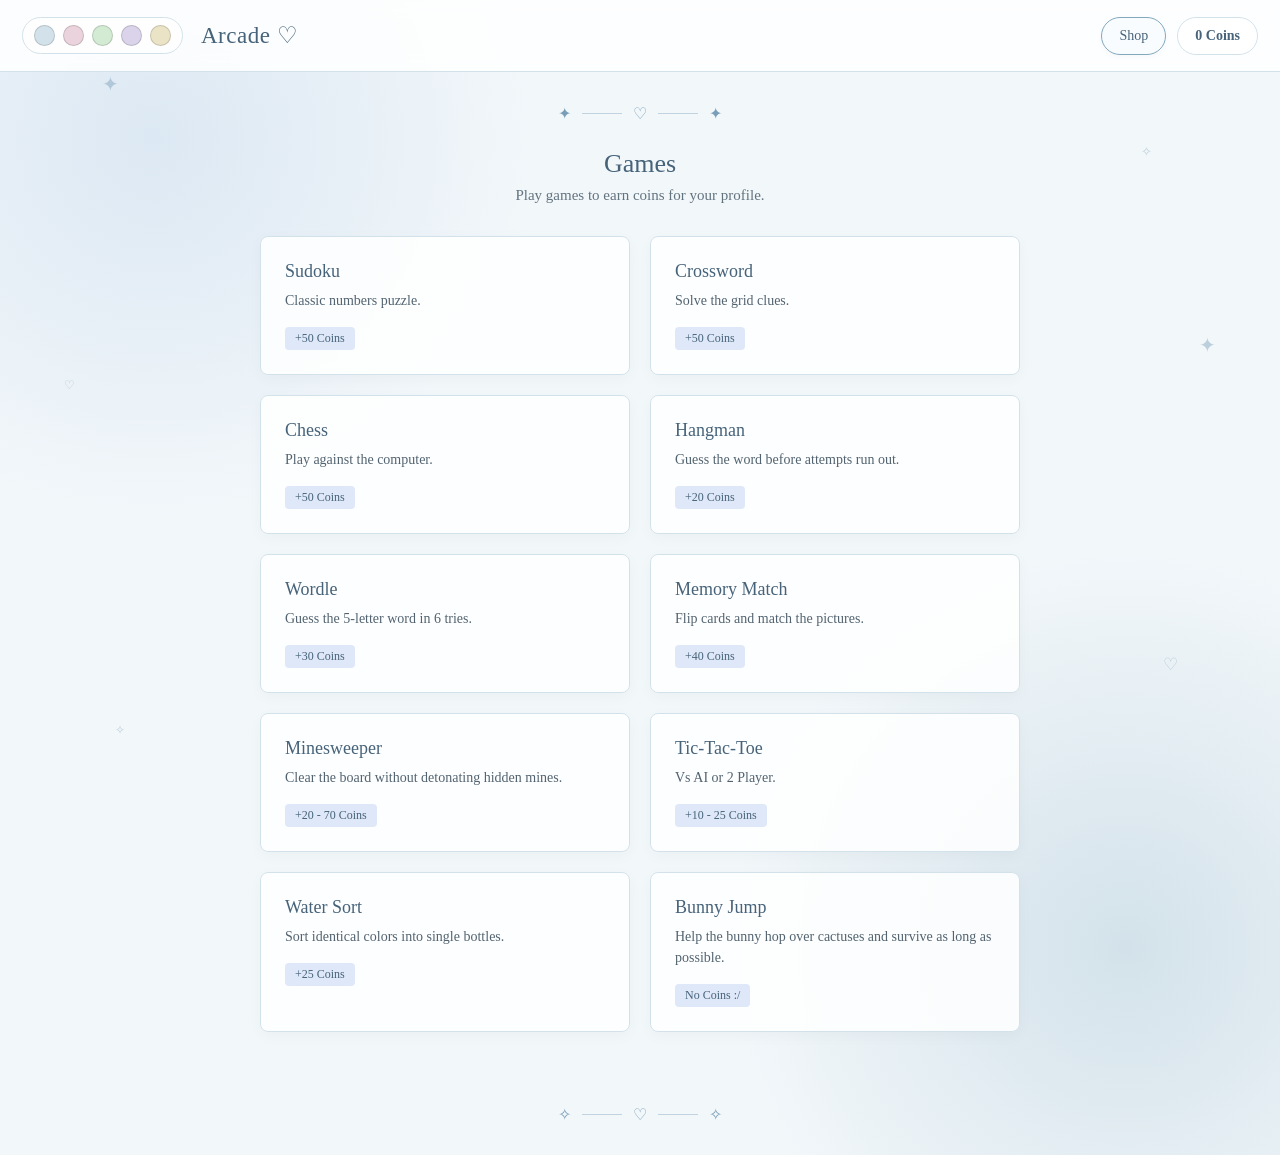
<file: index.html>
<!DOCTYPE html>
<html lang="en">
<head>
    <meta charset="UTF-8">
    <meta name="viewport" content="width=device-width, initial-scale=1.0">
    <title>Arcade ♡</title>

    <style>
        :root {
            --bg-base: #f2f7fa;
            --bg-grad-1: #dce8f3;
            --bg-grad-2: #d3e2ea;
            --text-main: #3f5260;
            --text-heading: #46637a;
            --accent-border: #82a8bd;
            --accent-soft: #e9f3f9;
            --accent-badge: #dfe8f8;
            --ornament-color: #799eb8;
        }

        body[data-theme="pink"] {
            --bg-base: #faf2f5;
            --bg-grad-1: #f3dce5;
            --bg-grad-2: #ead3dc;
            --text-main: #603f4c;
            --text-heading: #7a4659;
            --accent-border: #bd8297;
            --accent-soft: #f9e9f0;
            --accent-badge: #f8dfe8;
            --ornament-color: #b87992;
        }

        body[data-theme="green"] {
            --bg-base: #f3f7f2;
            --bg-grad-1: #dce8dc;
            --bg-grad-2: #d3ead3;
            --text-main: #3f6043;
            --text-heading: #467a4c;
            --accent-border: #82bd8b;
            --accent-soft: #e9f9eb;
            --accent-badge: #dff8e2;
            --ornament-color: #79b882;
        }

        body[data-theme="lavender"] {
            --bg-base: #f5f2fa;
            --bg-grad-1: #e3dcf3;
            --bg-grad-2: #dad3ea;
            --text-main: #4a3f60;
            --text-heading: #59467a;
            --accent-border: #9882bd;
            --accent-soft: #f0e9f9;
            --accent-badge: #e9dff8;
            --ornament-color: #9379b8;
        }

        body[data-theme="yellow"] {
            --bg-base: #faf8f2;
            --bg-grad-1: #f3edd2;
            --bg-grad-2: #eae3c5;
            --text-main: #60573f;
            --text-heading: #7a6e46;
            --accent-border: #bdb182;
            --accent-soft: #f9f5e9;
            --accent-badge: #f8f3df;
            --ornament-color: #b8aa79;
        }

        * {
            box-sizing: border-box;
            min-width: 0;
            -webkit-tap-highlight-color: transparent;
        }

        html {
            width: 100%;
            max-width: 100%;
            margin: 0;
            padding: 0;
            overflow-x: hidden;
        }

        body {
            width: 100%;
            max-width: 100%;
            min-height: 100vh;
            margin: 0;
            padding: 0;
            overflow-x: hidden;
            background:
                radial-gradient(circle at 12% 12%, var(--bg-grad-1) 0, transparent 25%),
                radial-gradient(circle at 88% 82%, var(--bg-grad-2) 0, transparent 27%),
                var(--bg-base);
            color: var(--text-main);
            font-family: Georgia, "Times New Roman", serif;
            transition: background 0.3s ease, color 0.3s ease;
        }

        header {
            display: flex;
            align-items: center;
            justify-content: space-between;
            width: 100%;
            max-width: 100%;
            min-width: 0;
            min-height: 72px;
            padding: 15px 22px;
            background: rgba(255, 255, 255, 0.85);
            backdrop-filter: blur(8px);
            border-bottom: 1px solid var(--bg-grad-2);
            position: sticky;
            top: 0;
            z-index: 100;
            gap: 18px;
        }

        .header-left {
            display: flex;
            align-items: center;
            gap: 18px;
            min-width: 0;
            flex: 0 1 auto;
        }

        .brand {
            display: block;
            flex-shrink: 0;
            white-space: nowrap;
            font-weight: normal;
            font-size: 23px;
            color: var(--text-heading);
            text-decoration: none;
            letter-spacing: 0.5px;
            line-height: 1.2;
        }

        .header-right {
            display: flex;
            align-items: center;
            justify-content: flex-end;
            gap: 11px;
            min-width: 0;
            flex: 0 1 auto;
        }

        .theme-selector {
            display: flex;
            align-items: center;
            justify-content: center;
            flex-shrink: 0;
            gap: 8px;
            background: rgba(255, 255, 255, 0.6);
            padding: 7px 11px;
            border-radius: 100px;
            border: 1px solid var(--bg-grad-2);
        }

        .theme-dot {
            width: 21px;
            height: 21px;
            flex: 0 0 21px;
            border-radius: 50%;
            border: 1px solid rgba(0, 0, 0, 0.15);
            cursor: pointer;
            transition: transform 0.2s ease;
        }

        .theme-dot:hover {
            transform: scale(1.25);
        }

        .dot-blue {
            background: #d3e2ea;
        }

        .dot-pink {
            background: #ead3dc;
        }

        .dot-green {
            background: #d3ead3;
        }

        .dot-lavender {
            background: #dad3ea;
        }

        .dot-yellow {
            background: #eae3c5;
        }

        .shop-btn {
            display: block;
            flex-shrink: 0;
            background: #f9fcff;
            border: 1px solid var(--accent-border);
            padding: 10px 17px;
            border-radius: 100px;
            color: var(--text-heading);
            font-family: Georgia, "Times New Roman", serif;
            font-size: 14px;
            text-decoration: none;
            cursor: pointer;
            box-shadow: 0 2px 6px rgba(0, 0, 0, 0.03);
            transition: 0.2s ease;
            white-space: nowrap;
        }

        .shop-btn:hover {
            background: var(--accent-soft);
            transform: translateY(-1px);
        }

        .coin-display {
            flex-shrink: 0;
            background: rgba(255, 255, 255, 0.7);
            border: 1px solid var(--bg-grad-2);
            padding: 10px 17px;
            border-radius: 100px;
            font-size: 14px;
            font-weight: bold;
            color: var(--text-heading);
            white-space: nowrap;
        }

        main {
            width: 100%;
            max-width: 800px;
            margin: 0 auto;
            padding: 30px 20px;
            display: flex;
            flex-direction: column;
            align-items: center;
        }

        h1 {
            width: 100%;
            color: var(--text-heading);
            font-weight: normal;
            font-size: 26px;
            margin: 0 0 8px;
            text-align: center;
        }

        p.subtitle {
            width: 100%;
            color: var(--text-main);
            opacity: 0.8;
            margin: 0 0 32px;
            font-size: 15px;
            text-align: center;
        }

        .ornament {
            display: flex;
            align-items: center;
            justify-content: center;
            max-width: 100%;
            gap: 11px;
            height: 22px;
            margin-bottom: 25px;
            color: var(--ornament-color);
        }

        .ornament.bottom {
            margin: 35px 0 0;
        }

        .ornament span {
            flex-shrink: 0;
            font-size: 16px;
        }

        .ornament i {
            width: 40px;
            max-width: 40px;
            flex: 0 1 40px;
            height: 1px;
            background: var(--ornament-color);
            opacity: 0.4;
        }

        .decorations {
            position: fixed;
            inset: 0;
            width: 100%;
            height: 100%;
            max-width: 100%;
            z-index: -1;
            pointer-events: none;
            overflow: hidden;
        }

        .decorations span {
            position: absolute;
            color: var(--ornament-color);
            opacity: 0.45;
            animation: float 5s ease-in-out infinite;
        }

        .decorations span:nth-child(1) {
            top: 8%;
            left: 8%;
            font-size: 20px;
        }

        .decorations span:nth-child(2) {
            top: 16%;
            right: 10%;
            font-size: 13px;
        }

        .decorations span:nth-child(3) {
            top: 42%;
            left: 5%;
            font-size: 12px;
        }

        .decorations span:nth-child(4) {
            top: 37%;
            right: 5%;
            font-size: 20px;
        }

        .decorations span:nth-child(5) {
            bottom: 18%;
            left: 9%;
            font-size: 12px;
        }

        .decorations span:nth-child(6) {
            bottom: 25%;
            right: 8%;
            font-size: 17px;
        }

        .games-grid {
            display: grid;
            grid-template-columns: repeat(2, minmax(0, 1fr));
            gap: 20px;
            width: 100%;
            max-width: 100%;
            margin-bottom: 36px;
        }

        .game-card {
            display: block;
            width: 100%;
            max-width: 100%;
            min-width: 0;
            overflow: hidden;
            background: rgba(255, 255, 255, 0.85);
            border: 1px solid var(--bg-grad-2);
            border-radius: 8px;
            padding: 24px;
            text-decoration: none;
            color: inherit;
            box-shadow: 0 4px 15px rgba(0, 0, 0, 0.03);
            transition: border-color 0.2s, transform 0.2s, background 0.2s;
        }

        .game-card:hover {
            background: #ffffff;
            border-color: var(--accent-border);
            transform: translateY(-2px);
        }

        .game-card h3 {
            color: var(--text-heading);
            font-weight: normal;
            margin: 0 0 8px;
            font-size: 18px;
            overflow-wrap: anywhere;
        }

        .game-card p {
            font-size: 14px;
            color: var(--text-main);
            opacity: 0.9;
            margin: 0 0 16px;
            line-height: 1.5;
            overflow-wrap: anywhere;
        }

        .reward-badge {
            display: inline-block;
            max-width: 100%;
            background: var(--accent-badge);
            color: var(--text-heading);
            padding: 4px 10px;
            border-radius: 4px;
            font-size: 12px;
            overflow-wrap: anywhere;
        }

        @keyframes float {
            0%, 100% {
                transform: translateY(0) rotate(0);
            }

            50% {
                transform: translateY(-7px) rotate(7deg);
            }
        }

        @media (max-width: 600px) {
            header {
                min-height: 66px;
                padding: 13px 12px;
                gap: 10px;
            }

            .header-left {
                gap: 9px;
            }

            .header-right {
                gap: 6px;
            }

            .theme-selector {
                gap: 5px;
                padding: 6px 8px;
            }

            .theme-dot {
                width: 17px;
                height: 17px;
                flex-basis: 17px;
            }

            .brand {
                font-size: 19px;
            }

            .shop-btn {
                padding: 9px 12px;
                font-size: 12px;
            }

            .coin-display {
                padding: 9px 11px;
                font-size: 12px;
            }

            main {
                width: 100%;
                max-width: 100%;
                padding: 20px 12px;
            }

            .games-grid {
                grid-template-columns: 1fr;
                gap: 14px;
            }

            .game-card {
                padding: 20px;
            }
        }

        @media (max-width: 430px) {
            header {
                min-height: 62px;
                padding: 11px 7px;
                gap: 5px;
            }

            .header-left {
                gap: 5px;
            }

            .header-right {
                gap: 4px;
            }

            .theme-selector {
                gap: 3px;
                padding: 5px 5px;
            }

            .theme-dot {
                width: 14px;
                height: 14px;
                flex-basis: 14px;
            }

            .brand {
                font-size: 17px;
            }

            .shop-btn {
                padding: 8px 9px;
                font-size: 10px;
            }

            .coin-display {
                padding: 8px 8px;
                font-size: 10px;
            }

            main {
                padding-left: 10px;
                padding-right: 10px;
            }
        }
    </style>
</head>

<body>

    <div class="decorations">
        <span>✦</span>
        <span>✧</span>
        <span>♡</span>
        <span>✦</span>
        <span>✧</span>
        <span>♡</span>
    </div>

    <header>

        <div class="header-left">

            <div class="theme-selector" title="Pick Palette">
                <div class="theme-dot dot-blue" onclick="setTheme('blue')"></div>
                <div class="theme-dot dot-pink" onclick="setTheme('pink')"></div>
                <div class="theme-dot dot-green" onclick="setTheme('green')"></div>
                <div class="theme-dot dot-lavender" onclick="setTheme('lavender')"></div>
                <div class="theme-dot dot-yellow" onclick="setTheme('yellow')"></div>
            </div>

            <a href="index.html" class="brand">Arcade ♡</a>

        </div>

        <div class="header-right">

            <a href="shop.html" class="shop-btn">Shop</a>

            <div class="coin-display">
                <span class="coin-count">0</span> Coins
            </div>

        </div>

    </header>

    <main>

        <div class="ornament">
            <span>✦</span>
            <i></i>
            <span>♡</span>
            <i></i>
            <span>✦</span>
        </div>

        <h1>Games</h1>

        <p class="subtitle">
            Play games to earn coins for your profile.
        </p>

        <div class="games-grid">

            <a href="games/sudoku.html" class="game-card">
                <h3>Sudoku</h3>
                <p>Classic numbers puzzle.</p>
                <span class="reward-badge">+50 Coins</span>
            </a>

            <a href="games/crossword.html" class="game-card">
                <h3>Crossword</h3>
                <p>Solve the grid clues.</p>
                <span class="reward-badge">+50 Coins</span>
            </a>

            <a href="games/chess.html" class="game-card">
                <h3>Chess</h3>
                <p>Play against the computer.</p>
                <span class="reward-badge">+50 Coins</span>
            </a>

            <a href="games/hangman.html" class="game-card">
                <h3>Hangman</h3>
                <p>Guess the word before attempts run out.</p>
                <span class="reward-badge">+20 Coins</span>
            </a>

            <a href="games/wordle.html" class="game-card">
                <h3>Wordle</h3>
                <p>Guess the 5-letter word in 6 tries.</p>
                <span class="reward-badge">+30 Coins</span>
            </a>

            <a href="games/memory.html" class="game-card">
                <h3>Memory Match</h3>
                <p>Flip cards and match the pictures.</p>
                <span class="reward-badge">+40 Coins</span>
            </a>

            <a href="games/minesweeper.html" class="game-card">
                <h3>Minesweeper</h3>
                <p>Clear the board without detonating hidden mines.</p>
                <span class="reward-badge">+20 - 70 Coins</span>
            </a>

            <a href="games/tictactoe.html" class="game-card">
                <h3>Tic-Tac-Toe</h3>
                <p>Vs AI or 2 Player.</p>
                <span class="reward-badge">+10 - 25 Coins</span>
            </a>

            <a href="games/watersort.html" class="game-card">
                <h3>Water Sort</h3>
                <p>Sort identical colors into single bottles.</p>
                <span class="reward-badge">+25 Coins</span>
            </a>

            <a href="games/bunnyjump.html" class="game-card">
                <h3>Bunny Jump</h3>
                <p>Help the bunny hop over cactuses and survive as long as possible.</p>
                <span class="reward-badge">No Coins :/</span>
            </a>

        </div>

        <div class="ornament bottom">
            <span>✧</span>
            <i></i>
            <span>♡</span>
            <i></i>
            <span>✧</span>
        </div>

    </main>

    <script src="script.js"></script>

    <script>
        function setTheme(themeName) {
            if (themeName === "blue") {
                document.body.removeAttribute("data-theme");
            } else {
                document.body.setAttribute("data-theme", themeName);
            }

            localStorage.setItem("arcade_theme", themeName);
        }

        function loadSavedTheme() {
            const savedTheme = localStorage.getItem("arcade_theme");

            if (savedTheme) {
                setTheme(savedTheme);
            }
        }

        document.addEventListener("DOMContentLoaded", function() {
            loadSavedTheme();
            updateCoinDisplays();
        });

        window.addEventListener("pageshow", function() {
            loadSavedTheme();
            updateCoinDisplays();
        });
    </script>

</body>
</html>
</file>
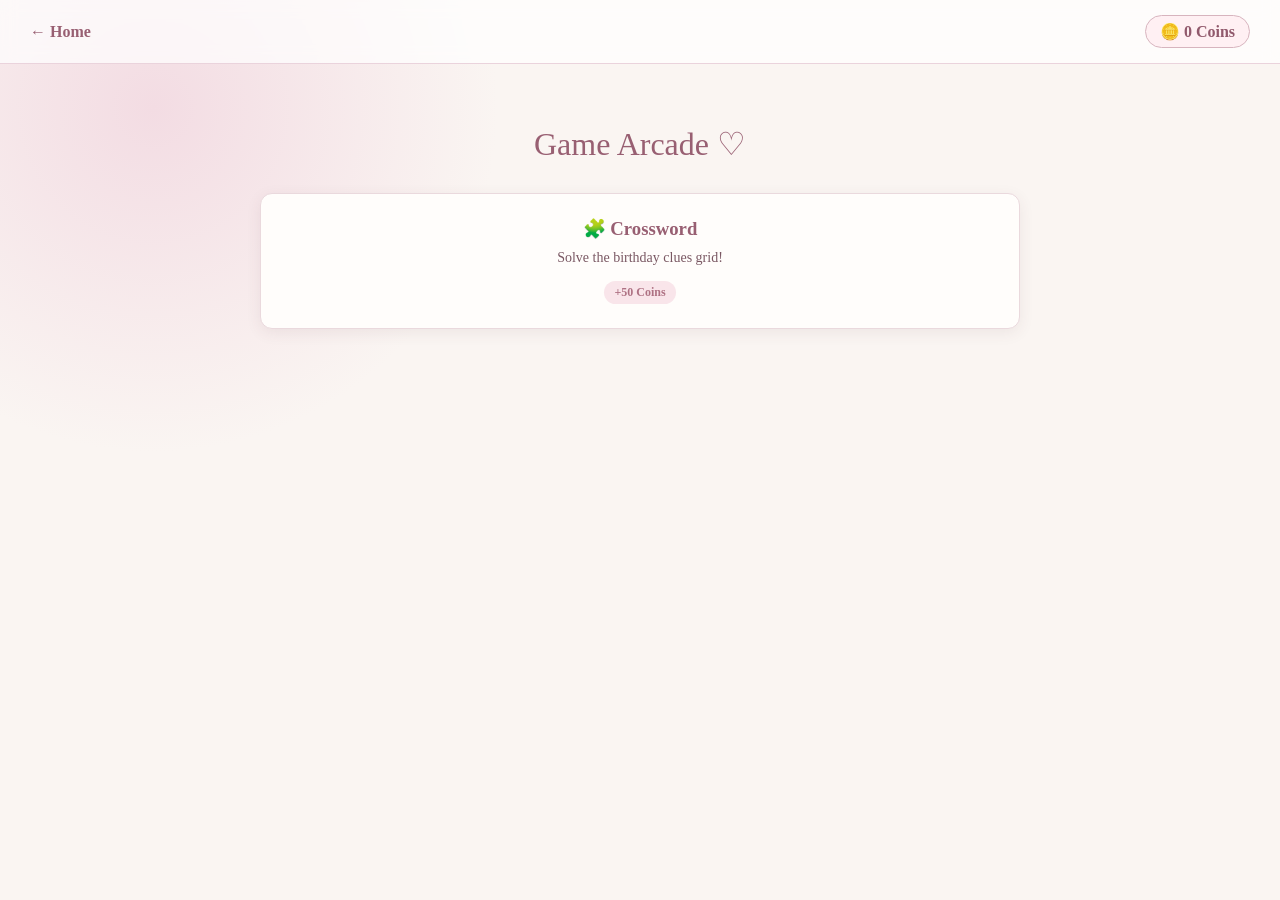
<file: games.html>
<!DOCTYPE html>
<html lang="en">
<head>
    <meta charset="UTF-8">
    <meta name="viewport" content="width=device-width, initial-scale=1.0">
    <title>Game Arcade ♡</title>
    <style>
        * { box-sizing: border-box; }
        body {
            margin: 0;
            min-height: 100vh;
            background: radial-gradient(circle at 12% 12%, #f3dce3 0, transparent 25%), #faf5f2;
            color: #60434c;
            font-family: Georgia, "Times New Roman", serif;
        }

        header {
            display: flex;
            justify-content: space-between;
            align-items: center;
            padding: 15px 30px;
            background: rgba(255, 255, 255, 0.7);
            backdrop-filter: blur(8px);
            border-bottom: 1px solid #ead3dc;
        }

        .nav-link { color: #985f72; text-decoration: none; font-weight: bold; }
        .coin-display { background: #fff0f3; border: 1px solid #d7b4be; padding: 6px 14px; border-radius: 20px; font-weight: bold; color: #91596c; }

        main { max-width: 800px; margin: 0 auto; padding: 40px 20px; text-align: center; }
        h1 { color: #985f72; font-weight: normal; margin-bottom: 30px; }

        .games-grid {
            display: grid;
            grid-template-columns: repeat(auto-fit, minmax(220px, 1fr));
            gap: 20px;
        }

        .game-card {
            background: #fffdfb;
            border: 1px solid #ead9dd;
            border-radius: 12px;
            padding: 24px;
            box-shadow: 0 4px 15px rgba(91, 52, 65, .08);
            text-decoration: none;
            color: inherit;
            transition: transform 0.2s, background 0.2s;
        }

        .game-card:hover { transform: translateY(-3px); background: #fff8fa; }
        .game-card h3 { color: #985f72; margin: 0 0 10px; }
        .game-card p { font-size: 14px; color: #7a5863; margin: 0 0 15px; }
        .reward-badge { display: inline-block; background: #f9e5ea; color: #ae7183; padding: 4px 10px; border-radius: 12px; font-size: 12px; font-weight: bold; }
    </style>
</head>
<body>

    <header>
        <a href="index.html" class="nav-link">← Home</a>
        <div class="coin-display">🪙 <span class="coin-count">0</span> Coins</div>
    </header>

    <main>
        <h1>Game Arcade ♡</h1>

        <div class="games-grid">
            <a href="games/crossword.html" class="game-card">
                <h3>🧩 Crossword</h3>
                <p>Solve the birthday clues grid!</p>
                <span class="reward-badge">+50 Coins</span>
            </a>
            <!-- We will add cards here whenever we make new games! -->
        </div>
    </main>

    <script src="script.js"></script>
</body>
</html>
</file>
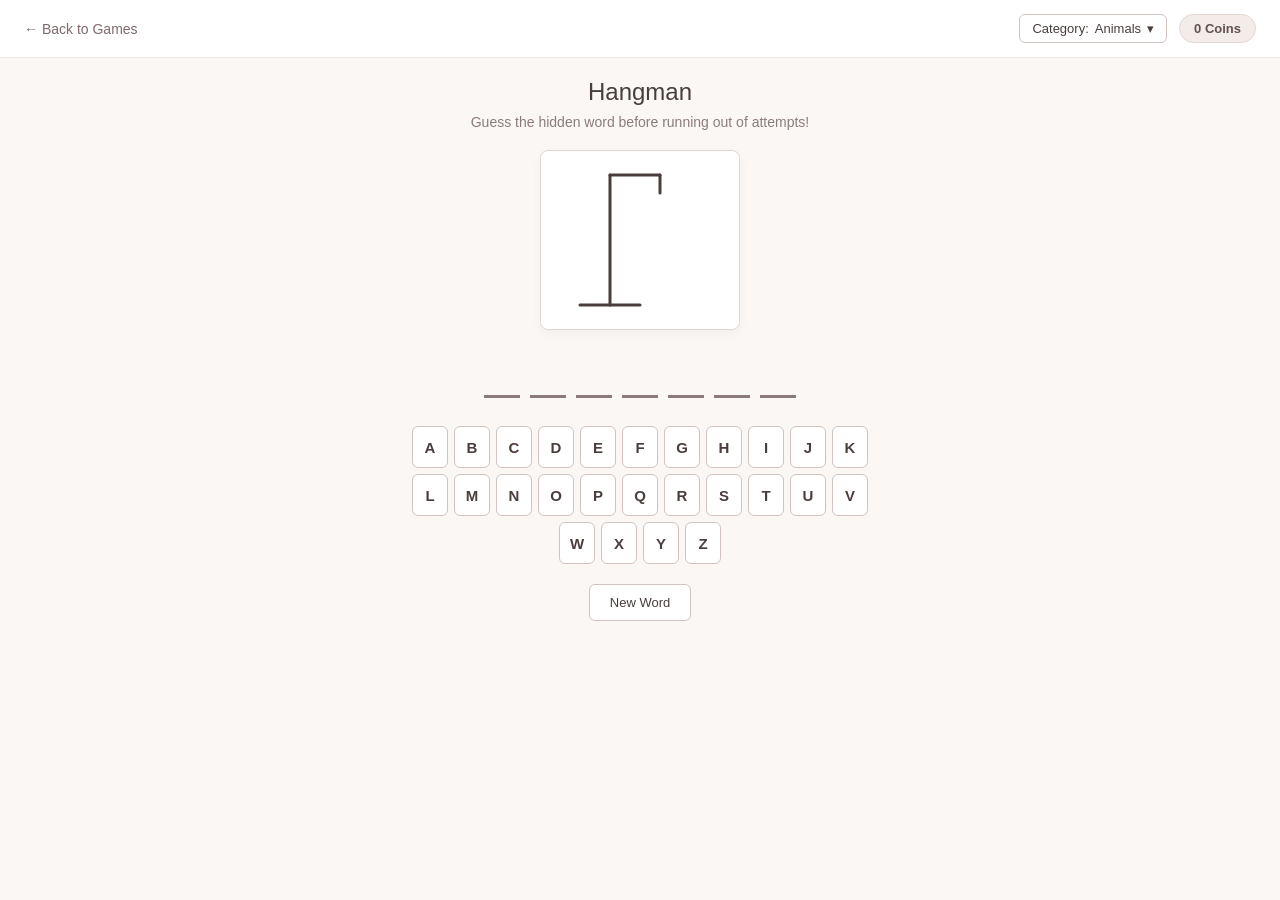
<file: hangman.html>
<!DOCTYPE html>
<html lang="en">
<head>
    <meta charset="UTF-8">
    <meta name="viewport" content="width=device-width, initial-scale=1.0">
    <title>Hangman</title>
    <style>
        * { box-sizing: border-box; -webkit-tap-highlight-color: transparent; }
        body {
            margin: 0;
            min-height: 100vh;
            background: #faf7f5;
            color: #4a3e3d;
            font-family: -apple-system, BlinkMacSystemFont, "Segoe UI", Roboto, Helvetica, Arial, sans-serif;
        }

        header {
            display: flex;
            justify-content: space-between;
            align-items: center;
            padding: 14px 24px;
            background: #ffffff;
            border-bottom: 1px solid #eee8e5;
            position: relative;
            z-index: 100;
        }

        .header-left, .header-right {
            display: flex;
            align-items: center;
            gap: 12px;
        }

        .nav-link { color: #7d6b6d; text-decoration: none; font-size: 14px; font-weight: 500; cursor: pointer; }
        .nav-link:hover { color: #4a3e3d; }
        .coin-display { background: #f4ece9; border: 1px solid #e2d7d3; padding: 6px 14px; border-radius: 20px; font-size: 13px; font-weight: 600; color: #635052; }

        .category-dropdown {
            position: relative;
            display: inline-block;
        }

        .cat-btn {
            padding: 6px 12px;
            border: 1px solid #d1c4c0;
            border-radius: 6px;
            background: #ffffff;
            color: #4a3e3d;
            font-size: 13px;
            font-weight: 500;
            cursor: pointer;
            display: flex;
            align-items: center;
            gap: 6px;
        }

        .cat-btn:hover { background: #faf7f5; }

        .cat-menu {
            display: none;
            position: absolute;
            right: 0;
            top: calc(100% + 4px);
            background: #ffffff;
            border: 1px solid #d1c4c0;
            border-radius: 6px;
            box-shadow: 0 4px 12px rgba(0,0,0,0.1);
            z-index: 200;
            min-width: 130px;
            overflow: hidden;
        }

        .cat-menu.show { display: block; }

        .cat-option {
            padding: 8px 12px;
            font-size: 13px;
            color: #4a3e3d;
            cursor: pointer;
            transition: background 0.15s;
        }

        .cat-option:hover { background: #f4ece9; }
        .cat-option.active { font-weight: 600; color: #635052; background: #faf7f5; }

        main {
            padding: 20px;
            display: flex;
            flex-direction: column;
            align-items: center;
            max-width: 500px;
            margin: 0 auto;
        }

        h1 { color: #4a3e3d; font-weight: 500; font-size: 24px; margin: 0 0 8px; }
        p.subtitle { color: #8c7b7d; margin: 0 0 20px; font-size: 14px; text-align: center; }

        .hangman-box {
            width: 200px;
            height: 180px;
            background: #ffffff;
            border: 1px solid #e2d7d3;
            border-radius: 8px;
            margin-bottom: 24px;
            display: flex;
            align-items: center;
            justify-content: center;
            box-shadow: 0 4px 12px rgba(0,0,0,0.04);
        }

        svg line, svg circle {
            stroke: #4a3e3d;
            stroke-width: 3;
            stroke-linecap: round;
        }

        .word-display {
            display: flex;
            gap: 10px;
            margin-bottom: 28px;
            flex-wrap: wrap;
            justify-content: center;
        }

        .letter-tile {
            width: 36px;
            height: 44px;
            border-bottom: 3px solid #8c7b7d;
            display: flex;
            align-items: center;
            justify-content: center;
            font-size: 22px;
            font-weight: 700;
            color: #4a3e3d;
            text-transform: uppercase;
        }

        .keyboard {
            display: flex;
            flex-wrap: wrap;
            gap: 6px;
            justify-content: center;
            width: 100%;
            margin-bottom: 20px;
        }

        .key-btn {
            width: 36px;
            height: 42px;
            border: 1px solid #d1c4c0;
            border-radius: 6px;
            background: #ffffff;
            color: #4a3e3d;
            font-size: 15px;
            font-weight: 600;
            cursor: pointer;
            text-transform: uppercase;
            transition: all 0.15s;
        }

        .key-btn:hover:not(:disabled) { background: #f4ece9; transform: translateY(-1px); }
        .key-btn:disabled {
            background: #eee8e5;
            color: #b8acab;
            border-color: #e2d7d3;
            cursor: not-allowed;
            transform: none;
        }

        .controls { display: flex; gap: 12px; }

        .btn {
            padding: 10px 20px;
            border: 1px solid #d1c4c0;
            border-radius: 6px;
            background: #ffffff;
            color: #4a3e3d;
            font-size: 13px;
            font-weight: 500;
            cursor: pointer;
            transition: background 0.2s;
        }

        .btn:hover { background: #faf7f5; }

        .modal-overlay {
            display: none;
            position: fixed;
            inset: 0;
            background: rgba(0,0,0,0.3);
            z-index: 200;
            align-items: center;
            justify-content: center;
        }

        .modal-card {
            background: #ffffff;
            border-radius: 8px;
            padding: 24px;
            max-width: 320px;
            width: 90%;
            text-align: center;
        }
    </style>
</head>
<body>

    <header>
        <div class="header-left">
            <a onclick="goBack()" class="nav-link">← Back to Games</a>
        </div>
        <div class="header-right">
            <div class="category-dropdown">
                <button class="cat-btn" onclick="toggleCatMenu()">
                    Category: <span id="current-cat-label">Animals</span> ▾
                </button>
                <div class="cat-menu" id="cat-menu">
                    <div class="cat-option active" onclick="setCategory('animals')">Animals</div>
                    <div class="cat-option" onclick="setCategory('countries')">Countries</div>
                    <div class="cat-option" onclick="setCategory('tech')">Tech</div>
                </div>
            </div>
            <div class="coin-display"><span class="coin-count">0</span> Coins</div>
        </div>
    </header>

    <main>
        <h1>Hangman</h1>
        <p class="subtitle" id="status">Guess the hidden word before running out of attempts!</p>

        <div class="hangman-box">
            <svg width="140" height="150" viewBox="0 0 140 150">
                <line x1="10" y1="140" x2="70" y2="140" />
                <line x1="40" y1="140" x2="40" y2="10" />
                <line x1="40" y1="10" x2="90" y2="10" />
                <line x1="90" y1="10" x2="90" y2="28" />

                <circle id="part-0" class="figure-part" cx="90" cy="40" r="12" style="display:none;" />
                <line id="part-1" class="figure-part" x1="90" y1="52" x2="90" y2="90" style="display:none;" />
                <line id="part-2" class="figure-part" x1="90" y1="62" x2="70" y2="78" style="display:none;" />
                <line id="part-3" class="figure-part" x1="90" y1="62" x2="110" y2="78" style="display:none;" />
                <line id="part-4" class="figure-part" x1="90" y1="90" x2="70" y2="115" style="display:none;" />
                <line id="part-5" class="figure-part" x1="90" y1="90" x2="110" y2="115" style="display:none;" />
            </svg>
        </div>

        <div class="word-display" id="word-display"></div>
        <div class="keyboard" id="keyboard"></div>

        <div class="controls">
            <button class="btn" onclick="resetGame()">New Word</button>
        </div>
    </main>

    <div id="reward-modal" class="modal-overlay">
        <div class="modal-card">
            <h2 id="modal-title" style="font-size: 20px; margin: 0 0 10px;">Victory!</h2>
            <p id="modal-desc" style="color: #8c7b7d; font-size: 14px; margin: 0 0 20px;">You guessed the word and earned 20 Coins.</p>
            <button class="btn" onclick="closeModalAndReset()" style="width: 100%;">Play Again</button>
        </div>
    </div>

    <!-- Points 1 level up to script.js at root -->
    <script src="../script.js"></script>
    <script>
        const AudioFX = {
            ctx: null,
            init() {
                if (!this.ctx) {
                    const AudioCtx = window.AudioContext || window.webkitAudioContext;
                    if (AudioCtx) this.ctx = new AudioCtx();
                }
            },
            play(type) {
                this.init();
                if (!this.ctx) return;
                
                if (this.ctx.state === 'suspended') {
                    this.ctx.resume();
                }

                const now = this.ctx.currentTime;
                const osc = this.ctx.createOscillator();
                const gain = this.ctx.createGain();
                osc.connect(gain);
                gain.connect(this.ctx.destination);

                if (type === 'correct') {
                    osc.type = 'sine';
                    osc.frequency.setValueAtTime(523.25, now);
                    osc.frequency.setValueAtTime(659.25, now + 0.08);
                    gain.gain.setValueAtTime(0.2, now);
                    gain.gain.exponentialRampToValueAtTime(0.001, now + 0.2);
                    osc.start(now);
                    osc.stop(now + 0.2);
                } else if (type === 'wrong') {
                    osc.type = 'sawtooth';
                    osc.frequency.setValueAtTime(180, now);
                    osc.frequency.exponentialRampToValueAtTime(110, now + 0.15);
                    gain.gain.setValueAtTime(0.2, now);
                    gain.gain.exponentialRampToValueAtTime(0.001, now + 0.15);
                    osc.start(now);
                    osc.stop(now + 0.15);
                } else if (type === 'win') {
                    osc.type = 'sine';
                    osc.frequency.setValueAtTime(523.25, now);
                    osc.frequency.setValueAtTime(659.25, now + 0.08);
                    osc.frequency.setValueAtTime(783.99, now + 0.16);
                    gain.gain.setValueAtTime(0.25, now);
                    gain.gain.exponentialRampToValueAtTime(0.001, now + 0.35);
                    osc.start(now);
                    osc.stop(now + 0.35);
                } else if (type === 'lose') {
                    osc.type = 'triangle';
                    osc.frequency.setValueAtTime(300, now);
                    osc.frequency.exponentialRampToValueAtTime(120, now + 0.4);
                    gain.gain.setValueAtTime(0.3, now);
                    gain.gain.exponentialRampToValueAtTime(0.001, now + 0.4);
                    osc.start(now);
                    osc.stop(now + 0.4);
                }
            }
        };

        const words = {
            animals: ['ELEPHANT', 'GIRAFFE', 'DOLPHIN', 'PENGUIN', 'LEOPARD', 'KANGAROO', 'CHEETAH'],
            countries: ['CANADA', 'BRAZIL', 'GERMANY', 'JAPAN', 'AUSTRALIA', 'EGYPT', 'MEXICO'],
            tech: ['COMPUTER', 'SOFTWARE', 'KEYBOARD', 'INTERNET', 'DATABASE', 'ALGORITHM', 'NETWORK']
        };

        let currentCategory = 'animals';
        let currentWord = '';
        let guessedLetters = new Set();
        let wrongGuesses = 0;
        const maxWrong = 6;

        function goBack() {
            if (window.history.length > 1) {
                window.history.back();
            } else {
                // Points 1 level up to index.html at root
                window.location.href = '../index.html';
            }
        }

        function toggleCatMenu() {
            document.getElementById('cat-menu').classList.toggle('show');
        }

        document.addEventListener('click', (e) => {
            if (!e.target.closest('.category-dropdown')) {
                document.getElementById('cat-menu').classList.remove('show');
            }
        });

        function setCategory(cat) {
            currentCategory = cat;
            const labelMap = { animals: 'Animals', countries: 'Countries', tech: 'Tech' };
            document.getElementById('current-cat-label').innerText = labelMap[cat];
            document.querySelectorAll('.cat-option').forEach(opt => {
                opt.classList.toggle('active', opt.innerText.toLowerCase() === cat);
            });
            document.getElementById('cat-menu').classList.remove('show');
            resetGame();
        }

        function buildKeyboard() {
            const kbEl = document.getElementById('keyboard');
            kbEl.innerHTML = '';
            for (let i = 65; i <= 90; i++) {
                const char = String.fromCharCode(i);
                const btn = document.createElement('button');
                btn.className = 'key-btn';
                btn.innerText = char;
                btn.id = `key-${char}`;
                btn.addEventListener('click', () => handleGuess(char));
                kbEl.appendChild(btn);
            }
        }

        function handleGuess(letter) {
            if (guessedLetters.has(letter) || wrongGuesses >= maxWrong) return;

            guessedLetters.add(letter);
            const btn = document.getElementById(`key-${letter}`);
            if (btn) btn.disabled = true;

            if (currentWord.includes(letter)) {
                AudioFX.play('correct');
                renderWord();
                checkWin();
            } else {
                AudioFX.play('wrong');
                wrongGuesses++;
                updateHangman();
                checkLoss();
            }
        }

        function renderWord() {
            const displayEl = document.getElementById('word-display');
            displayEl.innerHTML = '';
            for (let char of currentWord) {
                const tile = document.createElement('div');
                tile.className = 'letter-tile';
                tile.innerText = guessedLetters.has(char) ? char : '';
                displayEl.appendChild(tile);
            }
        }

        function updateHangman() {
            for (let i = 0; i < maxWrong; i++) {
                const part = document.getElementById(`part-${i}`);
                if (part) {
                    part.style.display = i < wrongGuesses ? 'block' : 'none';
                }
            }
        }

        function checkWin() {
            const isWon = [...currentWord].every(char => guessedLetters.has(char));
            if (isWon) {
                AudioFX.play('win');
                if (typeof addCoins === 'function') addCoins(20);
                document.getElementById('modal-title').innerText = 'Victory!';
                document.getElementById('modal-desc').innerText = `You correctly guessed "${currentWord}" and earned 20 Coins!`;
                document.getElementById('reward-modal').style.display = 'flex';
            }
        }

        function checkLoss() {
            if (wrongGuesses >= maxWrong) {
                AudioFX.play('lose');
                document.getElementById('modal-title').innerText = 'Game Over';
                document.getElementById('modal-desc').innerText = `Out of attempts! The word was "${currentWord}".`;
                document.getElementById('reward-modal').style.display = 'flex';
            }
        }

        function resetGame() {
            const wordList = words[currentCategory];
            currentWord = wordList[Math.floor(Math.random() * wordList.length)];
            guessedLetters.clear();
            wrongGuesses = 0;

            updateHangman();
            renderWord();
            buildKeyboard();
        }

        function closeModalAndReset() {
            document.getElementById('reward-modal').style.display = 'none';
            resetGame();
        }

        document.addEventListener('keydown', (e) => {
            const char = e.key.toUpperCase();
            if (char.length === 1 && char >= 'A' && char <= 'Z') {
                handleGuess(char);
            }
        });

        resetGame();
    </script>
</body>
        </html>
</file>
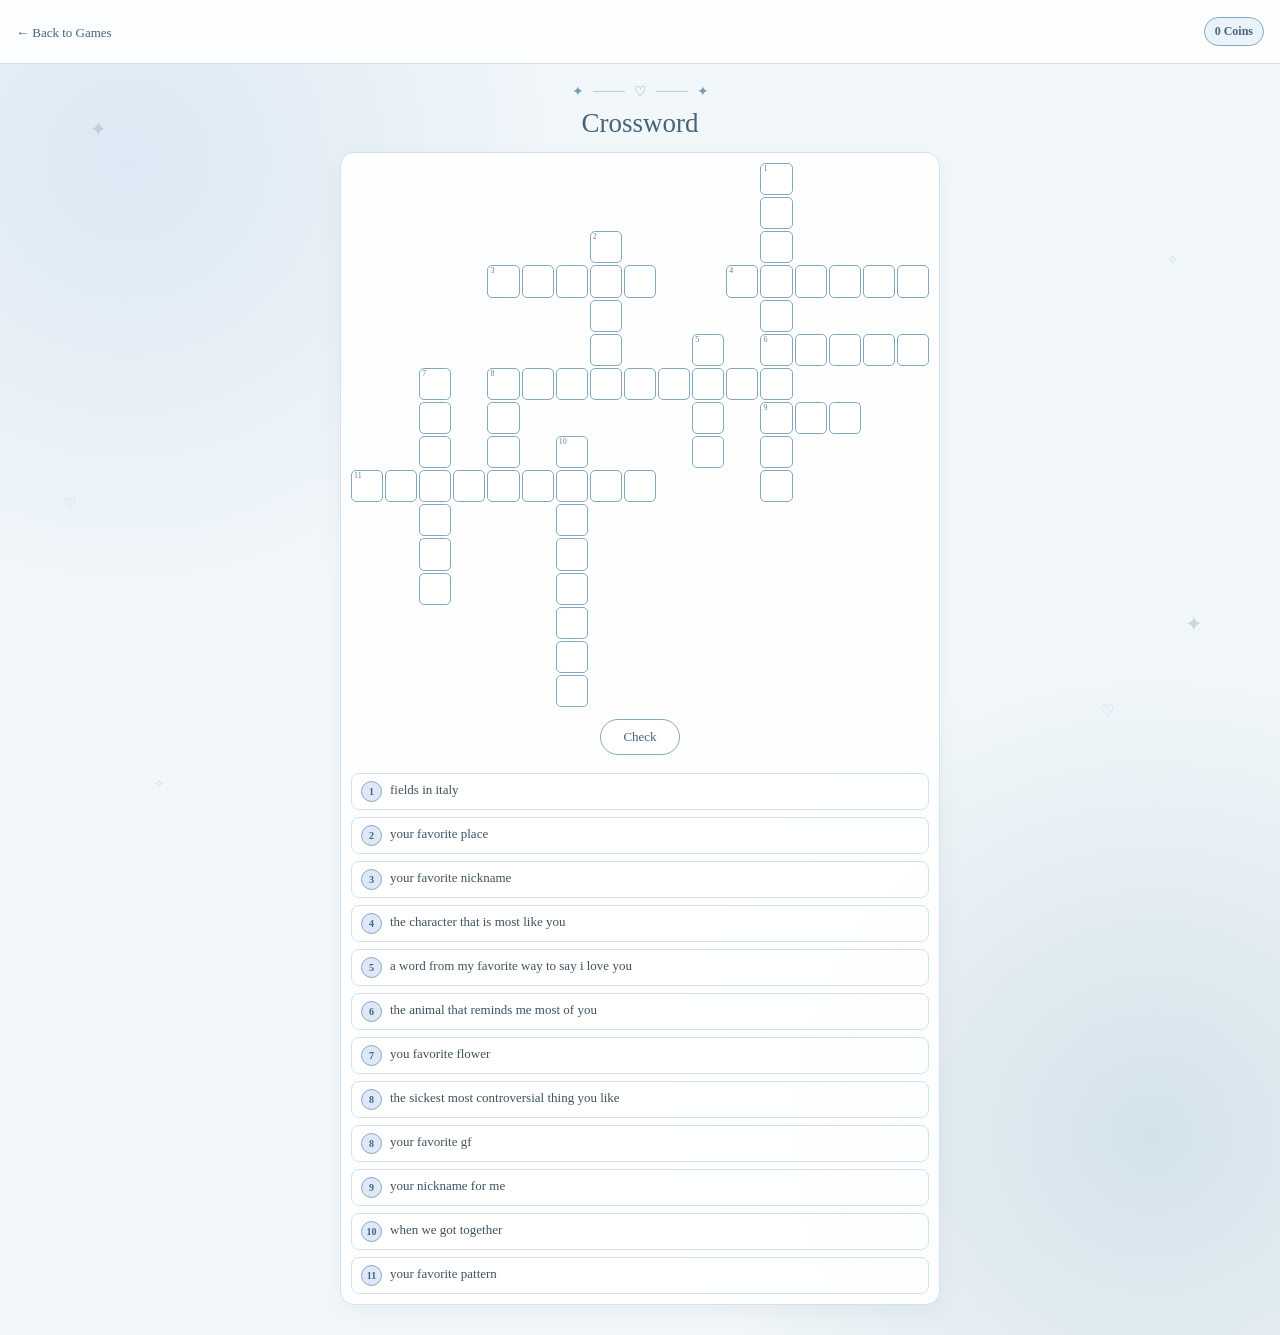
<file: games/crossword.html>
<!DOCTYPE html>
<html lang="en">
<head>
<meta charset="UTF-8">
<meta name="viewport" content="width=device-width,initial-scale=1.0">
<title>Crossword ♡</title>
<style>
:root{
--bg-base:#f2f7fa;--bg-grad-1:#dce8f3;--bg-grad-2:#d3e2ea;
--text-main:#3f5260;--text-heading:#46637a;--accent-border:#82a8bd;
--accent-soft:#e9f3f9;--accent-badge:#dfe8f8;--ornament-color:#799eb8;
--card-bg:rgba(255,255,255,.88);--header-bg:rgba(255,255,255,.88)
}
body[data-theme="pink"]{--bg-base:#faf2f5;--bg-grad-1:#f3dce5;--bg-grad-2:#ead3dc;--text-main:#603f4c;--text-heading:#7a4659;--accent-border:#bd8297;--accent-soft:#f9e9f0;--accent-badge:#f8dfe8;--ornament-color:#b87992}
body[data-theme="green"]{--bg-base:#f3f7f2;--bg-grad-1:#dce8dc;--bg-grad-2:#d3ead3;--text-main:#3f6043;--text-heading:#467a4c;--accent-border:#82bd8b;--accent-soft:#e9f9eb;--accent-badge:#dff8e2;--ornament-color:#79b882}
body[data-theme="lavender"]{--bg-base:#f5f2fa;--bg-grad-1:#e3dcf3;--bg-grad-2:#dad3ea;--text-main:#4a3f60;--text-heading:#59467a;--accent-border:#9882bd;--accent-soft:#f0e9f9;--accent-badge:#e9dff8;--ornament-color:#9379b8}
body[data-theme="yellow"]{--bg-base:#faf8f2;--bg-grad-1:#f3edd2;--bg-grad-2:#eae3c5;--text-main:#60573f;--text-heading:#7a6e46;--accent-border:#bdb182;--accent-soft:#f9f5e9;--accent-badge:#f8f3df;--ornament-color:#b8aa79}

*{box-sizing:border-box;min-width:0;-webkit-tap-highlight-color:transparent}
html,body{width:100%;max-width:100%;overflow-x:hidden}
body{
min-height:100vh;margin:0;
background:
radial-gradient(circle at 10% 12%,var(--bg-grad-1) 0,transparent 28%),
radial-gradient(circle at 90% 85%,var(--bg-grad-2) 0,transparent 30%),
var(--bg-base);
color:var(--text-main);
font-family:Georgia,"Times New Roman",serif
}

.decorations{position:fixed;inset:0;pointer-events:none;overflow:hidden;z-index:-1}
.decorations span{position:absolute;color:var(--ornament-color);opacity:.35;animation:float 5s ease-in-out infinite}
.decorations span:nth-child(1){top:13%;left:7%;font-size:20px}
.decorations span:nth-child(2){top:28%;right:8%;font-size:13px;animation-delay:1s}
.decorations span:nth-child(3){top:55%;left:5%;font-size:14px;animation-delay:2s}
.decorations span:nth-child(4){top:68%;right:6%;font-size:21px;animation-delay:1.5s}
.decorations span:nth-child(5){bottom:12%;left:12%;font-size:12px;animation-delay:.5s}
.decorations span:nth-child(6){bottom:20%;right:13%;font-size:16px;animation-delay:2.5s}
@keyframes float{0%,100%{transform:translateY(0) rotate(0)}50%{transform:translateY(-7px) rotate(7deg)}}

header{
display:flex;align-items:center;justify-content:space-between;
width:100%;min-height:64px;padding:10px 16px;
background:var(--header-bg);backdrop-filter:blur(8px);
border-bottom:1px solid var(--bg-grad-2);
position:sticky;top:0;z-index:100
}
.nav-link{color:var(--text-heading);font-size:13px;cursor:pointer;text-decoration:none}
.coin-display{
background:var(--accent-soft);border:1px solid var(--accent-border);
padding:6px 10px;border-radius:100px;font-size:12px;font-weight:bold;
color:var(--text-heading)
}

main{
width:100%;max-width:620px;margin:auto;
padding:18px 10px 30px;display:flex;flex-direction:column;align-items:center
}
.ornament{display:flex;align-items:center;justify-content:center;gap:9px;height:18px;margin-bottom:8px;color:var(--ornament-color)}
.ornament span{font-size:14px}
.ornament i{width:32px;height:1px;background:var(--ornament-color);opacity:.45}
h1{color:var(--text-heading);font-weight:normal;font-size:27px;margin:0 0 13px;text-align:center}

.crossword-card{
width:100%;background:var(--card-bg);border:1px solid var(--bg-grad-2);
border-radius:14px;padding:10px;
box-shadow:0 7px 22px rgba(0,0,0,.045)
}

.crossword-grid{
width:100%;
display:grid;
grid-template-columns:repeat(17,1fr);
grid-template-rows:repeat(16,1fr);
aspect-ratio:17/16;
gap:2px;
background:transparent;
}

.cell{
position:relative;
min-width:0;min-height:0;
background:rgba(255,255,255,.72);
border:1px solid var(--accent-border);
border-radius:5px;
display:flex;align-items:center;justify-content:center;
overflow:hidden;
transition:background-color .8s ease,opacity .8s ease
}

.cell.block{
background:transparent;
border-color:transparent
}

.cell input{
width:100%;height:100%;
border:0;outline:0;padding:0;margin:0;
background:transparent;
color:var(--text-heading);
text-align:center;
font-family:Georgia,"Times New Roman",serif;
font-size:clamp(10px,3.3vw,20px);
font-weight:bold;
text-transform:uppercase;
caret-color:var(--accent-border)
}

.cell-number{
position:absolute;top:1px;left:2px;
font-size:clamp(5px,1.25vw,8px);
line-height:1;color:var(--text-heading);
opacity:.8;pointer-events:none;z-index:2
}

.cell.correct{background:#cfe9d2}
.cell.wrong{background:#f0cccc}

.check-area{display:flex;justify-content:center;margin-top:12px}
.btn{
padding:9px 22px;border:1px solid var(--accent-border);
border-radius:100px;background:var(--card-bg);
color:var(--text-heading);
font-family:Georgia,"Times New Roman",serif;font-size:13px;
cursor:pointer;transition:.2s ease
}
.btn:hover{background:var(--accent-soft);transform:translateY(-1px)}

.clues{
width:100%;margin-top:18px;
display:flex;flex-direction:column;gap:7px
}
.clue{
display:flex;align-items:flex-start;gap:8px;
padding:7px 9px;border:1px solid var(--bg-grad-2);
border-radius:8px;background:rgba(255,255,255,.45);
font-size:13px;line-height:1.35
}
.clue-number{
flex:0 0 auto;width:21px;height:21px;
display:flex;align-items:center;justify-content:center;
border-radius:50%;background:var(--accent-badge);
border:1px solid var(--accent-border);
color:var(--text-heading);font-size:10px;font-weight:bold
}
.clue-word{color:var(--text-heading);font-weight:bold;margin-right:4px}

.modal-overlay{
display:none;position:fixed;inset:0;padding:20px;
background:rgba(30,25,25,.3);backdrop-filter:blur(5px);
z-index:500;align-items:center;justify-content:center
}
.modal-card{
position:relative;background:var(--card-bg);
border:1px solid var(--accent-border);border-radius:18px;
padding:28px 23px 23px;max-width:350px;width:100%;
text-align:center;box-shadow:0 18px 50px rgba(0,0,0,.16);
animation:victoryPop .35s ease
}
.modal-card:before,.modal-card:after{
content:"✦";position:absolute;color:var(--ornament-color);
opacity:.5;font-size:19px;top:12px
}
.modal-card:before{left:17px}.modal-card:after{right:17px}
.victory-symbol{
width:62px;height:62px;margin:2px auto 13px;border-radius:50%;
background:var(--accent-soft);border:1px solid var(--accent-border);
display:flex;align-items:center;justify-content:center;
color:var(--ornament-color);animation:victoryFloat 2s ease-in-out infinite
}
.modal-card h2{color:var(--text-heading);font-size:24px;font-weight:normal;margin:0 0 8px}
.modal-card p{font-size:14px;line-height:1.55;margin:0 0 18px}
.reward-amount{
display:inline-block;margin:-2px 0 18px;padding:7px 13px;
border-radius:100px;background:var(--accent-badge);
border:1px solid var(--accent-border);
color:var(--text-heading);font-size:13px;font-weight:bold
}
.confetti{
position:absolute;pointer-events:none;color:var(--ornament-color);
font-size:14px;animation:confettiFall 1.8s ease-out forwards
}
.confetti:nth-child(1){left:18%;top:5%}
.confetti:nth-child(2){left:32%;top:2%;animation-delay:.12s}
.confetti:nth-child(3){left:50%;top:4%;animation-delay:.2s}
.confetti:nth-child(4){right:32%;top:2%;animation-delay:.08s}
.confetti:nth-child(5){right:17%;top:6%;animation-delay:.18s}

@keyframes victoryPop{0%{transform:scale(.88);opacity:0}100%{transform:scale(1);opacity:1}}
@keyframes victoryFloat{0%,100%{transform:translateY(0)}50%{transform:translateY(-5px)}}
@keyframes confettiFall{0%{transform:translateY(0) rotate(0);opacity:0}15%{opacity:.8}100%{transform:translateY(115px) rotate(120deg);opacity:0}}

@media(max-width:500px){
header{padding:9px 10px}
main{padding:15px 7px 25px}
.crossword-card{padding:7px}
.clue{font-size:12px}
}
</style>
</head>

<body>

<div class="decorations">
<span>✦</span><span>✧</span><span>♡</span>
<span>✦</span><span>✧</span><span>♡</span>
</div>

<header>
<div>
<a onclick="goBack()" class="nav-link">← Back to Games</a>
</div>
<div class="coin-display">
<span class="coin-count">0</span> Coins
</div>
</header>

<main>

<div class="ornament">
<span>✦</span><i></i><span>♡</span><i></i><span>✦</span>
</div>

<h1>Crossword</h1>

<div class="crossword-card">

<div class="crossword-grid" id="crossword-grid"></div>

<div class="check-area">
<button class="btn" id="check-btn" onclick="checkPuzzle()">Check</button>
</div>

<div class="clues" id="clues"></div>

</div>
</main>

<div id="reward-modal" class="modal-overlay">
<div class="modal-card">

<span class="confetti">✦</span>
<span class="confetti">✧</span>
<span class="confetti">♡</span>
<span class="confetti">✦</span>
<span class="confetti">✧</span>

<div class="victory-symbol">
<svg width="31" height="31" viewBox="0 0 24 24" fill="currentColor">
<path d="M12 21.35l-1.45-1.32C5.4 15.36 2 12.28 2 8.5 2 5.42 4.42 3 7.5 3c1.74 0 3.41.81 4.5 2.09C13.09 3.81 14.76 3 16.5 3 19.58 3 22 5.42 22 8.5c0 3.78-3.4 6.86-8.55 11.54L12 21.35z"/>
</svg>
</div>

<h2>You did it ♡</h2>
<p>You solved the whole crossword!</p>
<div class="reward-amount">+50 Coins</div>

<button class="btn" onclick="goBack()" style="width:100%">
Back to Games
</button>

</div>
</div>

<script src="../script.js"></script>
<script>
function loadSavedTheme(){
const t=localStorage.getItem("arcade_theme");
if(["pink","green","lavender","yellow"].includes(t))
document.body.setAttribute("data-theme",t);
}

loadSavedTheme();

const rawGrid=[
"............s....",
"............t....",
".......b....r....",
"....angel..bakugo",
".......a....w....",
".......c..m.bunny",
"..l.lightmode....",
"..i.u.....o.rin..",
"..l.n.n...n.r....",
"Polkadots...y....",
"..i...v..........",
"..e...e..........",
"..s...m..........",
"......b..........",
"......e..........",
"......r.........."
];

const answers=[
["STRAWBERRY","fields in italy",0,12,"down"],
["BEACH","your favorite place",2,7,"down"],
["ANGEL","your favorite nickname",3,4,"across"],
["BAKUGO","the character that is most like you",3,11,"across"],
["MOON","a word from my favorite way to say i love you",5,10,"down"],
["BUNNY","the animal that reminds me most of you",5,12,"across"],
["LILLIES","you favorite flower",6,2,"down"],
["LIGHTMODE","the sickest most controversial thing you like",6,4,"across"],
["LUNA","your favorite gf",6,4,"down"],
["RIN","your nickname for me",7,12,"across"],
["NOVEMBER","when we got together",8,6,"down"],
["POLKADOTS","your favorite pattern",9,0,"across"]
];

let cells={};
let numbered={};
let solved=false;

function key(r,c){return r+"-"+c}

function buildNumbers(){
let n=1;

[...answers]
.sort((a,b)=>a[2]-b[2]||a[3]-b[3])
.forEach(a=>{
let k=key(a[2],a[3]);
if(!numbered[k]) numbered[k]=n++;
});

answers.forEach(a=>a[5]=numbered[key(a[2],a[3])]);
}

function buildGrid(){
buildNumbers();

const grid=document.getElementById("crossword-grid");
grid.innerHTML="";
cells={};

for(let r=0;r<16;r++){
for(let c=0;c<17;c++){

const char=rawGrid[r][c];
const cell=document.createElement("div");

cell.className=char==="."?"cell block":"cell";

if(char!=="."){

const k=key(r,c);

if(numbered[k]){
const num=document.createElement("span");
num.className="cell-number";
num.textContent=numbered[k];
cell.appendChild(num);
}

const input=document.createElement("input");
input.type="text";
input.maxLength=1;
input.autocomplete="off";
input.autocorrect="off";
input.autocapitalize="characters";
input.spellcheck=false;

input.addEventListener("input",function(){
this.value=this.value
.replace(/[^a-zA-Z]/g,"")
.toUpperCase()
.slice(0,1);

cell.classList.remove("correct","wrong");
});

cell.appendChild(input);

cells[k]={
cell:cell,
input:input,
answer:char.toUpperCase()
};
}

grid.appendChild(cell);
}
}
}

function buildClues(){
    const box = document.getElementById("clues");
    box.innerHTML = "";

    [...answers]
    .sort((a,b) => a[5] - b[5])
    .forEach(a => {

        const clue = document.createElement("div");
        clue.className = "clue";

        clue.innerHTML = `
            <span class="clue-number">${a[5]}</span>
            <div>${a[1]}</div>
        `;

        box.appendChild(clue);
    });
}
function checkPuzzle(){

if(solved)return;

let all=true;

Object.values(cells).forEach(x=>{

x.cell.classList.remove("correct","wrong");

if(x.input.value.toUpperCase()===x.answer){
x.cell.classList.add("correct");
}else{
x.cell.classList.add("wrong");
all=false;
}
});

const button=document.getElementById("check-btn");

button.style.pointerEvents="none";
button.style.opacity="0";
button.style.transition="opacity .6s ease";

setTimeout(()=>{
Object.values(cells).forEach(x=>{
x.cell.classList.remove("correct","wrong");
});
},1800);

if(all){
solved=true;
setTimeout(winPuzzle,700);
}
}function winPuzzle(){

if(typeof addCoins==="function")
addCoins(50);

if(typeof updateCoinDisplays==="function")
updateCoinDisplays();

document.getElementById("reward-modal").style.display="flex";
}

function goBack(){
if(window.history.length>1)
window.history.back();
else
window.location.href="../index.html";
}

document.addEventListener("DOMContentLoaded",function(){

loadSavedTheme();

if(typeof updateCoinDisplays==="function")
updateCoinDisplays();

buildGrid();
buildClues();

});
</script>

</body>
</html>
</file>
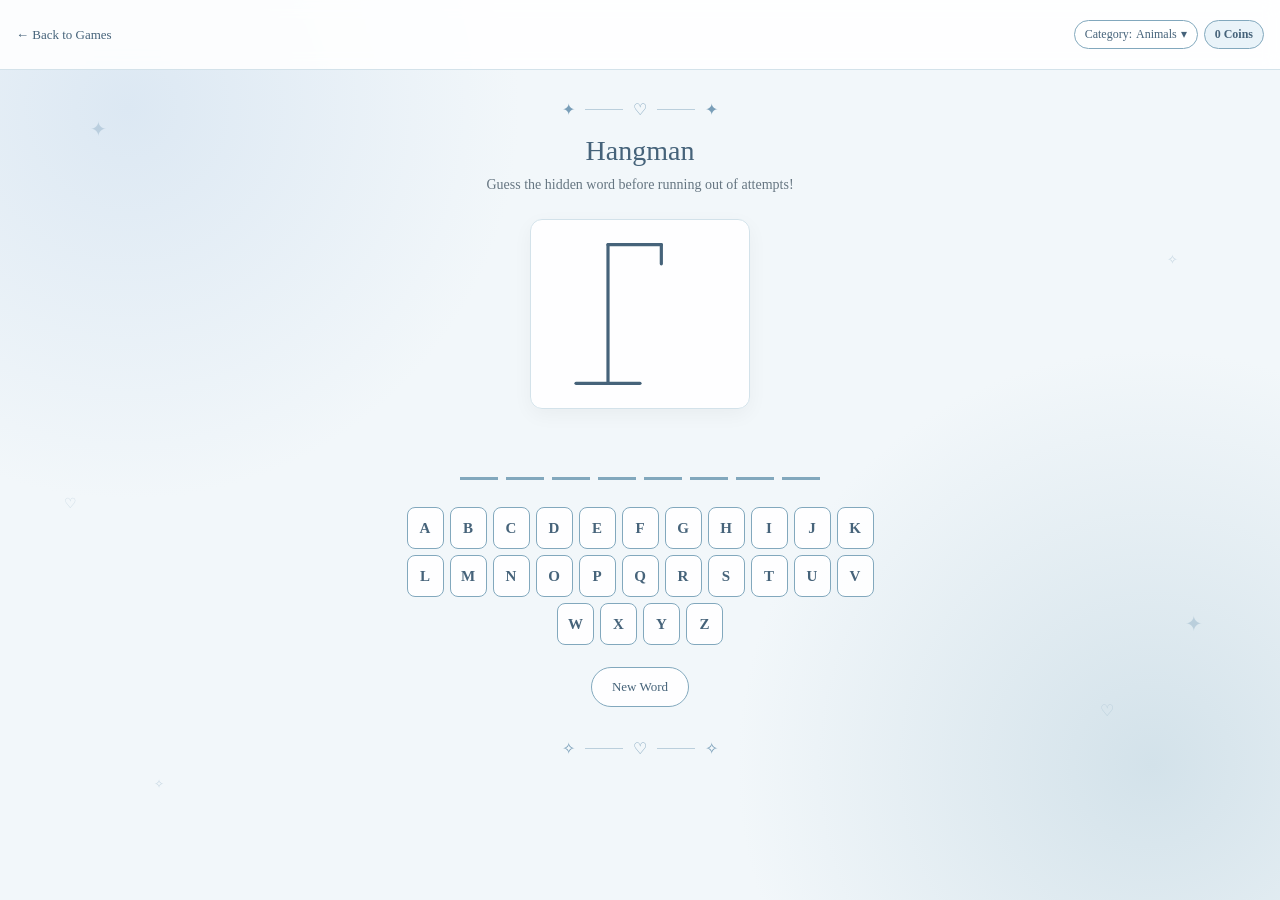
<file: games/hangman.html>
<!DOCTYPE html>
<html lang="en">
<head>
<meta charset="UTF-8">
<meta name="viewport" content="width=device-width, initial-scale=1.0">
<title>Hangman ♡</title>

<style>
:root {
    --bg-base: #f2f7fa;
    --bg-grad-1: #dce8f3;
    --bg-grad-2: #d3e2ea;
    --text-main: #3f5260;
    --text-heading: #46637a;
    --accent-border: #82a8bd;
    --accent-soft: #e9f3f9;
    --accent-badge: #dfe8f8;
    --ornament-color: #799eb8;
    --card-bg: rgba(255, 255, 255, 0.88);
    --header-bg: rgba(255, 255, 255, 0.88);
}

body[data-theme="pink"] {
    --bg-base: #faf2f5;
    --bg-grad-1: #f3dce5;
    --bg-grad-2: #ead3dc;
    --text-main: #603f4c;
    --text-heading: #7a4659;
    --accent-border: #bd8297;
    --accent-soft: #f9e9f0;
    --accent-badge: #f8dfe8;
    --ornament-color: #b87992;
    --card-bg: rgba(255, 255, 255, 0.88);
    --header-bg: rgba(255, 255, 255, 0.88);
}

body[data-theme="green"] {
    --bg-base: #f3f7f2;
    --bg-grad-1: #dce8dc;
    --bg-grad-2: #d3ead3;
    --text-main: #3f6043;
    --text-heading: #467a4c;
    --accent-border: #82bd8b;
    --accent-soft: #e9f9eb;
    --accent-badge: #dff8e2;
    --ornament-color: #79b882;
    --card-bg: rgba(255, 255, 255, 0.88);
    --header-bg: rgba(255, 255, 255, 0.88);
}

body[data-theme="lavender"] {
    --bg-base: #f5f2fa;
    --bg-grad-1: #e3dcf3;
    --bg-grad-2: #dad3ea;
    --text-main: #4a3f60;
    --text-heading: #59467a;
    --accent-border: #9882bd;
    --accent-soft: #f0e9f9;
    --accent-badge: #e9dff8;
    --ornament-color: #9379b8;
    --card-bg: rgba(255, 255, 255, 0.88);
    --header-bg: rgba(255, 255, 255, 0.88);
}

body[data-theme="yellow"] {
    --bg-base: #faf8f2;
    --bg-grad-1: #f3edd2;
    --bg-grad-2: #eae3c5;
    --text-main: #60573f;
    --text-heading: #7a6e46;
    --accent-border: #bdb182;
    --accent-soft: #f9f5e9;
    --accent-badge: #f8f3df;
    --ornament-color: #b8aa79;
    --card-bg: rgba(255, 255, 255, 0.88);
    --header-bg: rgba(255, 255, 255, 0.88);
}

* {
    box-sizing: border-box;
    min-width: 0;
    -webkit-tap-highlight-color: transparent;
}

html {
    width: 100%;
    max-width: 100%;
    overflow-x: hidden;
}

body {
    width: 100%;
    max-width: 100%;
    min-height: 100vh;
    margin: 0;
    overflow-x: hidden;
    background:
        radial-gradient(circle at 10% 12%, var(--bg-grad-1) 0, transparent 28%),
        radial-gradient(circle at 90% 85%, var(--bg-grad-2) 0, transparent 30%),
        var(--bg-base);
    color: var(--text-main);
    font-family: Georgia, "Times New Roman", serif;
    transition: background 0.3s ease, color 0.3s ease;
}

.decorations {
    position: fixed;
    inset: 0;
    width: 100%;
    height: 100%;
    pointer-events: none;
    overflow: hidden;
    z-index: -1;
}

.decorations span {
    position: absolute;
    color: var(--ornament-color);
    opacity: 0.35;
    animation: float 5s ease-in-out infinite;
}

.decorations span:nth-child(1) { top: 13%; left: 7%; font-size: 20px; }
.decorations span:nth-child(2) { top: 28%; right: 8%; font-size: 13px; animation-delay: 1s; }
.decorations span:nth-child(3) { top: 55%; left: 5%; font-size: 14px; animation-delay: 2s; }
.decorations span:nth-child(4) { top: 68%; right: 6%; font-size: 21px; animation-delay: 1.5s; }
.decorations span:nth-child(5) { bottom: 12%; left: 12%; font-size: 12px; animation-delay: 0.5s; }
.decorations span:nth-child(6) { bottom: 20%; right: 13%; font-size: 16px; animation-delay: 2.5s; }

@keyframes float {
    0%, 100% { transform: translateY(0) rotate(0); }
    50% { transform: translateY(-7px) rotate(7deg); }
}

header {
    display: flex;
    align-items: center;
    justify-content: space-between;
    width: 100%;
    min-height: 70px;
    padding: 12px 16px;
    background: var(--header-bg);
    backdrop-filter: blur(8px);
    border-bottom: 1px solid var(--bg-grad-2);
    position: sticky;
    top: 0;
    z-index: 100;
    gap: 8px;
}

.header-left,
.header-right {
    display: flex;
    align-items: center;
    min-width: 0;
}

.header-left { gap: 8px; flex-shrink: 1; }
.header-right { justify-content: flex-end; gap: 6px; flex-shrink: 0; }

.nav-link {
    color: var(--text-heading);
    text-decoration: none;
    font-size: 13px;
    cursor: pointer;
    white-space: nowrap;
    transition: opacity 0.2s ease;
}

.coin-display {
    background: var(--accent-soft);
    border: 1px solid var(--accent-border);
    padding: 6px 10px;
    border-radius: 100px;
    font-size: 12px;
    font-weight: bold;
    color: var(--text-heading);
    white-space: nowrap;
}

.category-dropdown {
    position: relative;
    display: inline-block;
    width: auto;
}

.cat-btn {
    padding: 6px 10px !important;
    width: auto !important;
    border: 1px solid var(--accent-border);
    border-radius: 100px;
    background: var(--card-bg);
    color: var(--text-heading);
    font-family: Georgia, "Times New Roman", serif;
    font-size: 12px;
    cursor: pointer;
    display: inline-flex;
    align-items: center;
    gap: 4px;
    white-space: nowrap;
    transition: 0.2s ease;
}


.cat-btn:hover { background: var(--accent-soft); transform: translateY(-1px); }

.cat-menu {
    display: none;
    position: absolute;
    right: 0;
    top: calc(100% + 7px);
    background: var(--card-bg);
    border: 1px solid var(--accent-border);
    border-radius: 10px;
    box-shadow: 0 8px 25px rgba(0, 0, 0, 0.08);
    z-index: 200;
    min-width: 150px;
    overflow: hidden;
    padding: 4px;
}
.cat-menu.show { display: block; }

.cat-option {
    padding: 9px 11px;
    border-radius: 7px;
    font-size: 13px;
    color: var(--text-main);
    cursor: pointer;
    transition: background 0.15s ease;
}
.cat-option:hover { background: var(--accent-soft); }
.cat-option.active { font-weight: bold; color: var(--text-heading); background: var(--accent-badge); }

main {
    width: 100%;
    max-width: 560px;
    margin: 0 auto;
    padding: 28px 18px 40px;
    display: flex;
    flex-direction: column;
    align-items: center;
}

.ornament {
    display: flex;
    align-items: center;
    justify-content: center;
    gap: 10px;
    height: 22px;
    margin-bottom: 15px;
    color: var(--ornament-color);
}
.ornament span { font-size: 16px; }
.ornament i { width: 38px; height: 1px; background: var(--ornament-color); opacity: 0.45; }

h1 {
    color: var(--text-heading);
    font-weight: normal;
    font-size: 28px;
    margin: 0 0 7px;
    text-align: center;
}

p.subtitle {
    color: var(--text-main);
    opacity: 0.78;
    margin: 0 0 24px;
    font-size: 14px;
    text-align: center;
    line-height: 1.5;
}

.hangman-box {
    width: 220px;
    height: 190px;
    background: var(--card-bg);
    border: 1px solid var(--bg-grad-2);
    border-radius: 12px;
    margin-bottom: 25px;
    display: flex;
    align-items: center;
    justify-content: center;
    box-shadow: 0 6px 20px rgba(0, 0, 0, 0.045);
}

svg line,
svg circle {
    stroke: var(--text-heading);
    stroke-width: 3;
    stroke-linecap: round;
    fill: none;
}

.word-display {
    display: flex;
    gap: 8px;
    margin-bottom: 27px;
    flex-wrap: wrap;
    justify-content: center;
    max-width: 100%;
}

.letter-tile {
    width: 38px;
    height: 46px;
    border-bottom: 3px solid var(--accent-border);
    display: flex;
    align-items: center;
    justify-content: center;
    font-size: 22px;
    font-weight: bold;
    color: var(--text-heading);
    text-transform: uppercase;
}

.keyboard {
    display: flex;
    flex-wrap: wrap;
    gap: 6px;
    justify-content: center;
    width: 100%;
    max-width: 480px;
    margin-bottom: 22px;
}

.key-btn {
    width: 37px;
    height: 42px;
    border: 1px solid var(--accent-border);
    border-radius: 8px;
    background: var(--card-bg);
    color: var(--text-heading);
    font-family: Georgia, "Times New Roman", serif;
    font-size: 15px;
    font-weight: bold;
    cursor: pointer;
    text-transform: uppercase;
    transition: all 0.15s ease;
}

.key-btn:hover:not(:disabled) { background: var(--accent-soft); transform: translateY(-2px); }
.key-btn:active:not(:disabled) { transform: translateY(0); }
.key-btn:disabled {
    background: var(--bg-grad-2);
    color: var(--text-main);
    opacity: 0.45;
    border-color: var(--bg-grad-2);
    cursor: not-allowed;
}

.controls { display: flex; gap: 10px; }

.btn {
    padding: 11px 20px;
    border: 1px solid var(--accent-border);
    border-radius: 100px;
    background: var(--card-bg);
    color: var(--text-heading);
    font-family: Georgia, "Times New Roman", serif;
    font-size: 13px;
    cursor: pointer;
    transition: 0.2s ease;
}

.btn:hover { background: var(--accent-soft); transform: translateY(-1px); }

.modal-overlay {
    display: none;
    position: fixed;
    inset: 0;
    padding: 20px;
    background: rgba(30, 25, 25, 0.3);
    backdrop-filter: blur(5px);
    z-index: 500;
    align-items: center;
    justify-content: center;
}

.modal-card {
    position: relative;
    background: var(--card-bg);
    border: 1px solid var(--accent-border);
    border-radius: 18px;
    padding: 32px 26px 26px;
    max-width: 360px;
    width: 100%;
    text-align: center;
    box-shadow: 0 18px 50px rgba(0, 0, 0, 0.16);
    animation: victoryPop 0.35s ease;
    overflow: hidden;
}

.modal-card::before,
.modal-card::after {
    content: "✦";
    position: absolute;
    color: var(--ornament-color);
    opacity: 0.5;
    font-size: 20px;
}
.modal-card::before { top: 13px; left: 18px; }
.modal-card::after { top: 13px; right: 18px; }

.victory-decoration {
    display: flex;
    align-items: center;
    justify-content: center;
    gap: 9px;
    color: var(--ornament-color);
    margin-bottom: 13px;
}
.victory-decoration span { font-size: 15px; }
.victory-decoration i { width: 30px; height: 1px; background: var(--ornament-color); opacity: 0.5; }

.victory-symbol {
    width: 66px;
    height: 66px;
    margin: 2px auto 14px;
    border-radius: 50%;
    background: var(--accent-soft);
    border: 1px solid var(--accent-border);
    display: flex;
    align-items: center;
    justify-content: center;
    color: var(--ornament-color);
    animation: victoryFloat 2s ease-in-out infinite;
}

.modal-card h2 { color: var(--text-heading); font-size: 25px; font-weight: normal; margin: 0 0 9px; }
.modal-card p { color: var(--text-main); opacity: 0.82; font-size: 14px; line-height: 1.6; margin: 0 0 21px; }

.reward-amount {
    display: inline-block;
    margin: -5px 0 20px;
    padding: 7px 13px;
    border-radius: 100px;
    background: var(--accent-badge);
    border: 1px solid var(--accent-border);
    color: var(--text-heading);
    font-size: 13px;
    font-weight: bold;
}

.modal-card.game-over .victory-symbol { animation: none; }

.confetti {
    position: absolute;
    pointer-events: none;
    color: var(--ornament-color);
    font-size: 14px;
    animation: confettiFall 1.8s ease-out forwards;
}
.confetti:nth-child(1) { left: 18%; top: 5%; animation-delay: 0s; }
.confetti:nth-child(2) { left: 32%; top: 2%; animation-delay: 0.12s; }
.confetti:nth-child(3) { left: 50%; top: 4%; animation-delay: 0.2s; }
.confetti:nth-child(4) { right: 32%; top: 2%; animation-delay: 0.08s; }
.confetti:nth-child(5) { right: 17%; top: 6%; animation-delay: 0.18s; }

@keyframes victoryPop {
    0% { transform: scale(0.88); opacity: 0; }
    100% { transform: scale(1); opacity: 1; }
}

@keyframes victoryFloat {
    0%, 100% { transform: translateY(0); }
    50% { transform: translateY(-5px); }
}

@keyframes confettiFall {
    0% { transform: translateY(0) rotate(0deg); opacity: 0; }
    15% { opacity: 0.8; }
    100% { transform: translateY(115px) rotate(120deg); opacity: 0; }
}

@media (max-width: 600px) {
    header { min-height: 66px; padding: 12px 11px; gap: 8px; }
    .modal-card { max-width: 340px; padding: 30px 21px 23px; }
}
</style>
</head>
<body>

<div class="decorations">
    <span>✦</span>
    <span>✧</span>
    <span>♡</span>
    <span>✦</span>
    <span>✧</span>
    <span>♡</span>
</div>

<header>
    <div class="header-left">
        <a onclick="goBack()" class="nav-link">← Back to Games</a>
    </div>

    <div class="header-right">
        <div class="category-dropdown">
            <button class="cat-btn" onclick="toggleCatMenu()">
                Category: <span id="current-cat-label">Animals</span> ▾
            </button>

            <div class="cat-menu" id="cat-menu">
                <div class="cat-option active" onclick="setCategory('animals')">Animals</div>
                <div class="cat-option" onclick="setCategory('countries')">Countries</div>
                <div class="cat-option" onclick="setCategory('tech')">Tech</div>
                <div class="cat-option" onclick="setCategory('food')">Food</div>
                <div class="cat-option" onclick="setCategory('nature')">Nature</div>
                <div class="cat-option" onclick="setCategory('space')">Space</div>
                <div class="cat-option" onclick="setCategory('fantasy')">Fantasy</div>
            </div>
        </div>

        <div class="coin-display">
            <span class="coin-count">0</span> Coins
        </div>
    </div>
</header>

<main>
    <div class="ornament">
        <span>✦</span><i></i><span>♡</span><i></i><span>✦</span>
    </div>

    <h1>Hangman</h1>

    <p class="subtitle" id="status">
        Guess the hidden word before running out of attempts!
    </p>

    <div class="hangman-box">
        <svg width="150" height="160" viewBox="0 0 140 150">
            <line x1="10" y1="140" x2="70" y2="140" />
            <line x1="40" y1="140" x2="40" y2="10" />
            <line x1="40" y1="10" x2="90" y2="10" />
            <line x1="90" y1="10" x2="90" y2="28" />

            <circle id="part-0" class="figure-part" cx="90" cy="40" r="12" style="display:none;" />
            <line id="part-1" class="figure-part" x1="90" y1="52" x2="90" y2="90" style="display:none;" />
            <line id="part-2" class="figure-part" x1="90" y1="62" x2="70" y2="78" style="display:none;" />
            <line id="part-3" class="figure-part" x1="90" y1="62" x2="110" y2="78" style="display:none;" />
            <line id="part-4" class="figure-part" x1="90" y1="90" x2="70" y2="115" style="display:none;" />
            <line id="part-5" class="figure-part" x1="90" y1="90" x2="110" y2="115" style="display:none;" />
        </svg>
    </div>

    <div class="word-display" id="word-display"></div>

    <div class="keyboard" id="keyboard"></div>

    <div class="controls">
        <button class="btn" onclick="resetGame()">New Word</button>
    </div>

    <div class="ornament" style="margin-top: 30px; margin-bottom: 0;">
        <span>✧</span><i></i><span>♡</span><i></i><span>✧</span>
    </div>
</main>

<div id="reward-modal" class="modal-overlay">
    <div class="modal-card" id="modal-card">
        <span class="confetti">✦</span>
        <span class="confetti">✧</span>
        <span class="confetti">♡</span>
        <span class="confetti">✦</span>
        <span class="confetti">✧</span>

        <div class="victory-decoration">
            <span>✧</span><i></i><span>♡</span><i></i><span>✧</span>
        </div>

        <div class="victory-symbol" id="modal-symbol">
            <svg width="32" height="32" viewBox="0 0 24 24" fill="currentColor">
                <path d="M12 21.35l-1.45-1.32C5.4 15.36 2 12.28 2 8.5 2 5.42 4.42 3 7.5 3c1.74 0 3.41.81 4.5 2.09C13.09 3.81 14.76 3 16.5 3 19.58 3 22 5.42 22 8.5c0 3.78-3.4 6.86-8.55 11.54L12 21.35z"/>
            </svg>
        </div>
        <h2 id="modal-title">Victory!</h2>
        <p id="modal-desc">You guessed the word and earned 20 Coins.</p>
        <div class="reward-amount" id="reward-amount">+20 Coins</div>
        <button class="btn" onclick="closeModalAndReset()" style="width: 100%;">Play Again</button>
    </div>
</div>

<script src="../script.js"></script>
<script>
function loadSavedTheme() {
    const savedTheme = localStorage.getItem("arcade_theme");
    if (["pink", "green", "lavender", "yellow"].includes(savedTheme)) {
        document.body.setAttribute("data-theme", savedTheme);
    } else {
        document.body.removeAttribute("data-theme");
    }
}
loadSavedTheme();
const AudioFX = {
    ctx: null,
    init() {
        if (!this.ctx) {
            const AudioCtx = window.AudioContext || window.webkitAudioContext;
            if (AudioCtx) this.ctx = new AudioCtx();
        }
    },
    play(type) {
        this.init();
        if (!this.ctx) return;
        if (this.ctx.state === "suspended") this.ctx.resume();

        const now = this.ctx.currentTime;
        const osc = this.ctx.createOscillator();
        const gain = this.ctx.createGain();

        osc.connect(gain);
        gain.connect(this.ctx.destination);

        if (type === "correct") {
            osc.type = "sine";
            osc.frequency.setValueAtTime(523.25, now);
            osc.frequency.setValueAtTime(659.25, now + 0.08);
            gain.gain.setValueAtTime(0.2, now);
            gain.gain.exponentialRampToValueAtTime(0.001, now + 0.2);
            osc.start(now); osc.stop(now + 0.2);
        } else if (type === "wrong") {
            osc.type = "sawtooth";
            osc.frequency.setValueAtTime(180, now);
            osc.frequency.exponentialRampToValueAtTime(110, now + 0.15);
            gain.gain.setValueAtTime(0.2, now);
            gain.gain.exponentialRampToValueAtTime(0.001, now + 0.15);
            osc.start(now); osc.stop(now + 0.15);
        } else if (type === "win") {
            osc.type = "sine";
            osc.frequency.setValueAtTime(523.25, now);
            osc.frequency.setValueAtTime(659.25, now + 0.08);
            osc.frequency.setValueAtTime(783.99, now + 0.16);
            gain.gain.setValueAtTime(0.25, now);
            gain.gain.exponentialRampToValueAtTime(0.001, now + 0.35);
            osc.start(now); osc.stop(now + 0.35);
        } else if (type === "lose") {
            osc.type = "triangle";
            osc.frequency.setValueAtTime(300, now);
            osc.frequency.exponentialRampToValueAtTime(120, now + 0.4);
            gain.gain.setValueAtTime(0.3, now);
            gain.gain.exponentialRampToValueAtTime(0.001, now + 0.4);
            osc.start(now); osc.stop(now + 0.4);
        }
    }
};

const words = {
    animals: ["ELEPHANT", "GIRAFFE", "DOLPHIN", "PENGUIN", "LEOPARD", "KANGAROO", "CHEETAH", "BUTTERFLY", "OCTOPUS", "HAMSTER", "RABBIT", "FOX", "TIGER", "KOALA", "PARROT", "JELLYFISH", "CROCODILE", "HEDGEHOG"],
    countries: ["CANADA", "BRAZIL", "GERMANY", "JAPAN", "AUSTRALIA", "EGYPT", "MEXICO", "MOROCCO", "SPAIN", "ITALY", "FRANCE", "PORTUGAL", "TURKEY", "BOSNIA", "NORWAY", "ICELAND", "ARGENTINA", "GREECE"],
    tech: ["COMPUTER", "SOFTWARE", "KEYBOARD", "INTERNET", "DATABASE", "ALGORITHM", "NETWORK", "WEBSITE", "BROWSER", "JAVASCRIPT", "FIREWALL", "PROCESSOR", "PASSWORD", "SERVER", "PROGRAMMING", "PIXEL", "ANDROID", "DOWNLOAD"],
    food: ["STRAWBERRY", "PANCAKE", "CHOCOLATE", "SPAGHETTI", "CUPCAKE", "POPCORN", "WATERMELON", "SANDWICH", "POTATO", "CHEESECAKE", "CROISSANT", "WAFFLE", "COOKIE", "PIZZA", "NOODLES", "MACARONI", "TANGERINE", "PISTACHIO"],
    nature: ["SUNFLOWER", "MOUNTAIN", "RAINBOW", "FOREST", "WATERFALL", "THUNDER", "LIGHTNING", "OCEAN", "DESERT", "VOLCANO", "MEADOW", "SUNSET", "MOONLIGHT", "CLOUD", "RIVER", "ISLAND", "WILDFLOWER", "BUTTERCUP"],
    space: ["PLANET", "GALAXY", "ASTEROID", "COMET", "SATELLITE", "ASTRONAUT", "NEBULA", "METEOR", "JUPITER", "SATURN", "MERCURY", "VENUS", "MOON", "STARLIGHT", "ROCKET", "UNIVERSE", "ORBIT", "TELESCOPE"],
    fantasy: ["DRAGON", "UNICORN", "MERMAID", "FAIRY", "WIZARD", "PRINCESS", "CASTLE", "MAGIC", "PHOENIX", "ELF", "SPELLBOOK", "FAIRYTALE", "KNIGHT", "WEREWOLF", "VAMPIRE", "CRYSTAL", "ENCHANTED", "KINGDOM"]
};

let currentCategory = "animals";
let currentWord = "";
let guessedLetters = new Set();
let wrongGuesses = 0;
const maxWrong = 6;

function goBack() {
    if (window.history.length > 1) window.history.back();
    else window.location.href = "../index.html";
}

function toggleCatMenu() {
    document.getElementById("cat-menu").classList.toggle("show");
}

document.addEventListener("click", function(e) {
    if (!e.target.closest(".category-dropdown")) {
        document.getElementById("cat-menu").classList.remove("show");
    }
});

function setCategory(cat) {
    currentCategory = cat;
    const labelMap = {
        animals: "Animals", countries: "Countries", tech: "Tech",
        food: "Food", nature: "Nature", space: "Space", fantasy: "Fantasy"
    };

    document.getElementById("current-cat-label").innerText = labelMap[cat];
    document.querySelectorAll(".cat-option").forEach(function(option) {
        option.classList.toggle("active", option.innerText.toLowerCase() === cat);
    });
    document.getElementById("cat-menu").classList.remove("show");
    resetGame();
}

function buildKeyboard() {
    const kbEl = document.getElementById("keyboard");
    kbEl.innerHTML = "";
    for (let i = 65; i <= 90; i++) {
        const char = String.fromCharCode(i);
        const btn = document.createElement("button");
        btn.className = "key-btn";
        btn.innerText = char;
        btn.id = `key-${char}`;
        btn.addEventListener("click", function() { handleGuess(char); });
        kbEl.appendChild(btn);
    }
}

function handleGuess(letter) {
    if (guessedLetters.has(letter) || wrongGuesses >= maxWrong) return;
    guessedLetters.add(letter);

    const btn = document.getElementById(`key-${letter}`);
    if (btn) btn.disabled = true;

    if (currentWord.includes(letter)) {
        AudioFX.play("correct");
        renderWord();
        checkWin();
    } else {
        AudioFX.play("wrong");
        wrongGuesses++;
        updateHangman();
        checkLoss();
    }
}

function renderWord() {
    const displayEl = document.getElementById("word-display");
    displayEl.innerHTML = "";
    for (const char of currentWord) {
        const tile = document.createElement("div");
        tile.className = "letter-tile";
        tile.innerText = guessedLetters.has(char) ? char : "";
        displayEl.appendChild(tile);
    }
}

function updateHangman() {
    for (let i = 0; i < maxWrong; i++) {
        const part = document.getElementById(`part-${i}`);
        if (part) {
            part.style.display = i < wrongGuesses ? "block" : "none";
        }
    }
}

function showVictoryModal(msg, rewardText) {
    const modal = document.getElementById("reward-modal");
    const card = document.getElementById("modal-card");
    const title = document.getElementById("modal-title");
    const desc = document.getElementById("modal-desc");
    const amount = document.getElementById("reward-amount");
    const symbol = document.getElementById("modal-symbol");
    
    card.classList.remove("game-over");
    title.innerText = "Victory!";
    desc.innerText = msg;
    symbol.innerHTML = `
        <svg width="32" height="32" viewBox="0 0 24 24" fill="currentColor">
            <path d="M12 21.35l-1.45-1.32C5.4 15.36 2 12.28 2 8.5 2 5.42 4.42 3 7.5 3c1.74 0 3.41.81 4.5 2.09C13.09 3.81 14.76 3 16.5 3 19.58 3 22 5.42 22 8.5c0 3.78-3.4 6.86-8.55 11.54L12 21.35z"/>
        </svg>
    `;
    amount.style.display = "inline-block";
    amount.innerText = rewardText;
    modal.style.display = "flex";
}

function showGameOverModal(headingText, msg) {
    const modal = document.getElementById("reward-modal");
    const card = document.getElementById("modal-card");
    const title = document.getElementById("modal-title");
    const desc = document.getElementById("modal-desc");
    const amount = document.getElementById("reward-amount");
    const symbol = document.getElementById("modal-symbol");

    card.classList.add("game-over");
    title.innerText = headingText;
    desc.innerText = msg;
    symbol.innerHTML = `
        <svg width="32" height="32" viewBox="0 0 32 32" fill="currentColor">
            <path d="M16 28l-1.8-1.6C7.6 20.4 3 16.3 3 11.2 3 7 6.3 3.5 10.5 3.5c2.4 0 4.7 1.1 6.2 3 1.5-1.9 3.8-3 6.2-3C25.7 3.5 29 7 29 11.2c0 5.1-4.6 9.2-11.2 15.2L16 28z" fill="none"/>
            <path d="M16 28l-1.8-1.6C7.6 20.4 3 16.3 3 11.2 3 7 6.3 3.5 10.5 3.5c2.4 0 4.7 1.1 6.2 3V12l-3 3 4 4-5 5 1.6 3z"/>
            <path d="M16.7 6.5c1.5-1.9 3.8-3 6.2-3C25.7 3.5 29 7 29 11.2c0 5.1-4.6 9.2-11.2 15.2L16 28v-6l3-3-4-4 3-3V6.5z"/>
        </svg>
    `;
    amount.style.display = "none";
    modal.style.display = "flex";
}

function checkWin() {
    const isWon = [...currentWord].every(char => guessedLetters.has(char));
    if (isWon) {
        AudioFX.play("win");
        if (typeof addCoins === "function") addCoins(20);
        if (typeof updateCoinDisplays === "function") updateCoinDisplays();
        showVictoryModal(`You correctly guessed "${currentWord}" and earned 20 Coins!`, "+20 Coins");
    }
}

function checkLoss() {
    if (wrongGuesses >= maxWrong) {
        AudioFX.play("lose");
        showGameOverModal("Game Over", `Out of attempts! The word was "${currentWord}".`);
    }
}

function resetGame() {
    const wordList = words[currentCategory];
    currentWord = wordList[Math.floor(Math.random() * wordList.length)];
    guessedLetters.clear();
    wrongGuesses = 0;
    document.getElementById("reward-modal").style.display = "none";
    updateHangman();
    renderWord();
    buildKeyboard();
}

function closeModalAndReset() {
    document.getElementById("reward-modal").style.display = "none";
    resetGame();
}

document.addEventListener("keydown", function(e) {
    const char = e.key.toUpperCase();
    if (char.length === 1 && char >= "A" && char <= "Z") {
        handleGuess(char);
    }
});

document.addEventListener("DOMContentLoaded", function() {
    loadSavedTheme();
    if (typeof updateCoinDisplays === "function") updateCoinDisplays();
    resetGame();
});
</script>

</body>
</html>
</file>
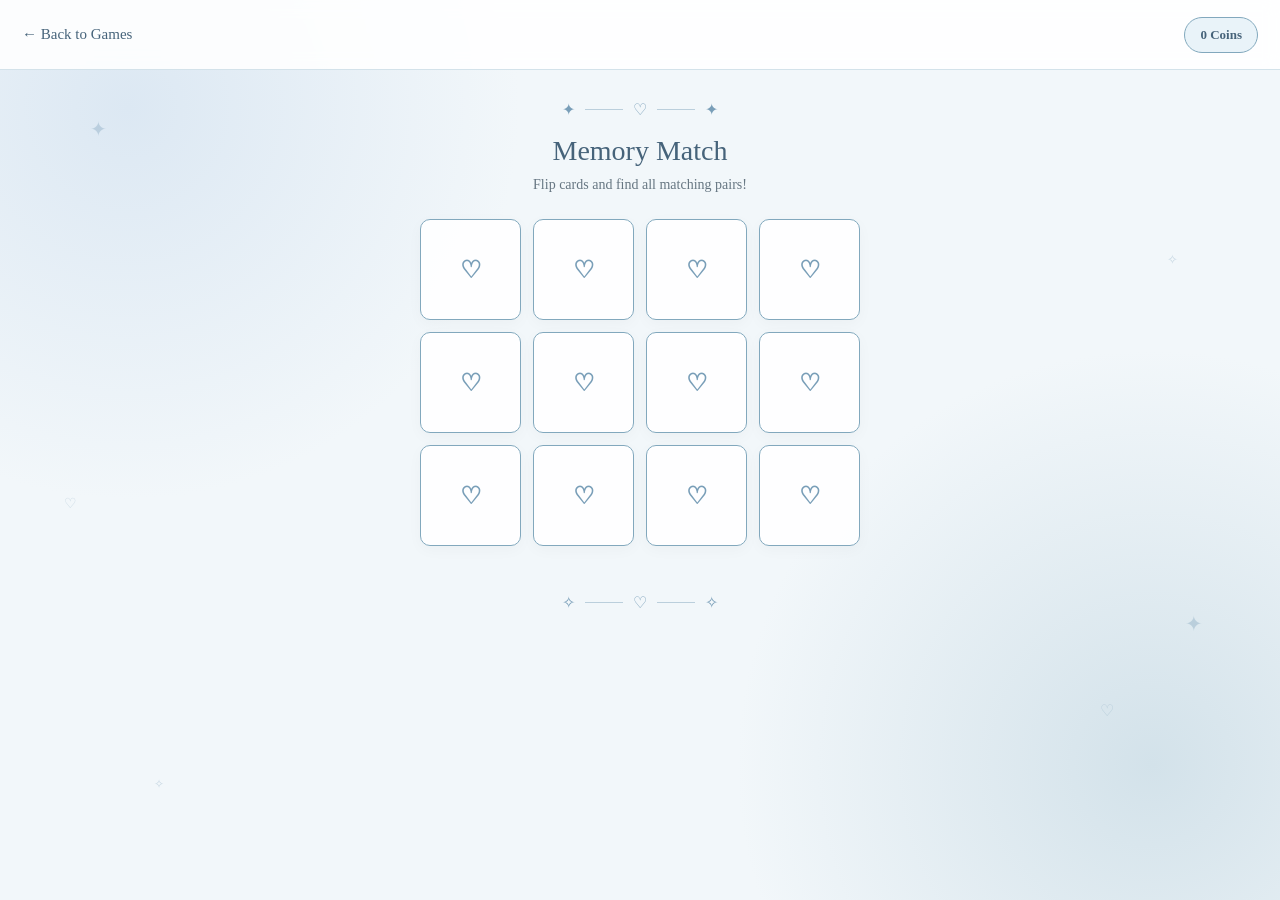
<file: games/memory.html>
<!DOCTYPE html>
<html lang="en">
<head>
    <meta charset="UTF-8">
    <meta name="viewport" content="width=device-width, initial-scale=1.0">
    <title>Memory Match</title>

    <style>
        :root {
            --bg-base:#f2f7fa;
            --bg-grad-1:#dce8f3;
            --bg-grad-2:#d3e2ea;
            --text-main:#3f5260;
            --text-heading:#46637a;
            --accent-border:#82a8bd;
            --accent-soft:#e9f3f9;
            --accent-badge:#dfe8f8;
            --ornament-color:#799eb8;
            --card-bg:rgba(255,255,255,.88);
            --header-bg:rgba(255,255,255,.88);
        }

        body[data-theme="pink"] {
            --bg-base:#faf2f5;
            --bg-grad-1:#f3dce5;
            --bg-grad-2:#ead3dc;
            --text-main:#603f4c;
            --text-heading:#7a4659;
            --accent-border:#bd8297;
            --accent-soft:#f9e9f0;
            --accent-badge:#f8dfe8;
            --ornament-color:#b87992;
            --card-bg:rgba(255,255,255,.88);
            --header-bg:rgba(255,255,255,.88);
        }

        body[data-theme="green"] {
            --bg-base:#f3f7f2;
            --bg-grad-1:#dce8dc;
            --bg-grad-2:#d3ead3;
            --text-main:#3f6043;
            --text-heading:#467a4c;
            --accent-border:#82bd8b;
            --accent-soft:#e9f9eb;
            --accent-badge:#dff8e2;
            --ornament-color:#79b882;
            --card-bg:rgba(255,255,255,.88);
            --header-bg:rgba(255,255,255,.88);
        }

        body[data-theme="lavender"] {
            --bg-base:#f5f2fa;
            --bg-grad-1:#e3dcf3;
            --bg-grad-2:#dad3ea;
            --text-main:#4a3f60;
            --text-heading:#59467a;
            --accent-border:#9882bd;
            --accent-soft:#f0e9f9;
            --accent-badge:#e9dff8;
            --ornament-color:#9379b8;
            --card-bg:rgba(255,255,255,.88);
            --header-bg:rgba(255,255,255,.88);
        }

        body[data-theme="yellow"] {
            --bg-base:#faf8f2;
            --bg-grad-1:#f3edd2;
            --bg-grad-2:#eae3c5;
            --text-main:#60573f;
            --text-heading:#7a6e46;
            --accent-border:#bdb182;
            --accent-soft:#f9f5e9;
            --accent-badge:#f8f3df;
            --ornament-color:#b8aa79;
            --card-bg:rgba(255,255,255,.88);
            --header-bg:rgba(255,255,255,.88);
        }

        * {
            box-sizing:border-box;
            min-width:0;
            -webkit-tap-highlight-color:transparent;
        }

        html {
            width:100%;
            max-width:100%;
            overflow-x:hidden;
        }

        body {
            width:100%;
            max-width:100%;
            min-height:100vh;
            margin:0;
            overflow-x:hidden;
            background:
                radial-gradient(circle at 10% 12%,var(--bg-grad-1) 0,transparent 28%),
                radial-gradient(circle at 90% 85%,var(--bg-grad-2) 0,transparent 30%),
                var(--bg-base);
            color:var(--text-main);
            font-family:Georgia,"Times New Roman",serif;
            transition:background .3s ease,color .3s ease;
        }

        header {
            display:flex;
            align-items:center;
            justify-content:space-between;
            width:100%;
            min-height:70px;
            padding:15px 22px;
            background:var(--header-bg);
            backdrop-filter:blur(8px);
            border-bottom:1px solid var(--bg-grad-2);
            position:sticky;
            top:0;
            z-index:100;
            gap:16px;
        }

        .header-left,
        .header-right {
            display:flex;
            align-items:center;
            min-width:0;
        }

        .header-left {
            gap:12px;
        }

        .header-right {
            justify-content:flex-end;
            gap:10px;
        }

        .nav-link {
            color:var(--text-heading);
            text-decoration:none;
            font-size:15px;
            font-weight:normal;
            cursor:pointer;
            white-space:nowrap;
            transition:opacity .2s ease;
        }

        .nav-link:hover {
            opacity:.7;
        }

        .coin-display {
            background:var(--accent-soft);
            border:1px solid var(--accent-border);
            padding:9px 15px;
            border-radius:100px;
            font-size:13px;
            font-weight:bold;
            color:var(--text-heading);
            white-space:nowrap;
        }

        main {
            width:100%;
            max-width:560px;
            margin:0 auto;
            padding:28px 18px 40px;
            display:flex;
            flex-direction:column;
            align-items:center;
        }

        .ornament {
            display:flex;
            align-items:center;
            justify-content:center;
            gap:10px;
            height:22px;
            margin-bottom:15px;
            color:var(--ornament-color);
        }

        .ornament span {
            font-size:16px;
        }

        .ornament i {
            width:38px;
            height:1px;
            background:var(--ornament-color);
            opacity:.45;
        }

        h1 {
            color:var(--text-heading);
            font-weight:normal;
            font-size:28px;
            margin:0 0 7px;
            text-align:center;
        }

        p.subtitle {
            color:var(--text-main);
            opacity:.78;
            margin:0 0 24px;
            font-size:14px;
            text-align:center;
            line-height:1.5;
        }

        .memory-grid {
            display:grid;
            grid-template-columns:repeat(4,1fr);
            gap:12px;
            width:100%;
            max-width:440px;
            perspective:1000px;
            margin-bottom:25px;
        }

        .card {
            aspect-ratio:1/1;
            position:relative;
            transform-style:preserve-3d;
            transition:transform .4s ease;
            cursor:pointer;
        }

        .card.flipped,
        .card.matched {
            transform:rotateY(180deg);
        }

        .card-front,
        .card-back {
            position:absolute;
            inset:0;
            backface-visibility:hidden;
            border-radius:10px;
            display:flex;
            align-items:center;
            justify-content:center;
            border:1px solid var(--accent-border);
            overflow:hidden;
            box-shadow:0 4px 15px rgba(0,0,0,.03);
        }

        .card-back {
            background:var(--card-bg);
            color:var(--ornament-color);
            font-size:24px;
            font-weight:bold;
        }

        .card-front {
            background:var(--card-bg);
            transform:rotateY(180deg);
            padding:6px;
        }

        .card-front img {
            width:100%;
            height:100%;
            object-fit:cover;
            border-radius:6px;
        }

        .card.matched .card-front {
            border-color:var(--accent-border);
            background:var(--accent-soft);
        }

        .btn {
            padding:10px 20px;
            border:1px solid var(--accent-border);
            border-radius:100px;
            background:var(--card-bg);
            color:var(--text-heading);
            font-family:Georgia,"Times New Roman",serif;
            font-size:13px;
            cursor:pointer;
            transition:.2s ease;
        }

        .btn:hover {
            background:var(--accent-soft);
            transform:translateY(-1px);
        }

        .modal-overlay {
            display:none;
            position:fixed;
            inset:0;
            padding:20px;
            background:rgba(30,25,25,.3);
            backdrop-filter:blur(5px);
            z-index:500;
            align-items:center;
            justify-content:center;
        }

        .modal-card {
            position:relative;
            background:var(--card-bg);
            border:1px solid var(--accent-border);
            border-radius:18px;
            padding:32px 26px 26px;
            max-width:360px;
            width:100%;
            text-align:center;
            box-shadow:0 18px 50px rgba(0,0,0,.16);
            animation:victoryPop .35s ease;
            overflow:hidden;
        }

        .modal-card::before,
        .modal-card::after {
            content:"✦";
            position:absolute;
            color:var(--ornament-color);
            opacity:.5;
            font-size:20px;
        }

        .modal-card::before {
            top:10px;
            left:14px;
        }

        .modal-card::after {
            top:10px;
            right:14px;
        }

        .victory-decoration {
            display:flex;
            align-items:center;
            justify-content:center;
            gap:9px;
            margin:0 0 14px;
            color:var(--ornament-color);
        }

        .victory-decoration span {
            font-size:14px;
        }

        .victory-decoration i {
            width:34px;
            height:1px;
            background:var(--ornament-color);
            opacity:.45;
        }

        .victory-symbol {
            width:66px;
            height:66px;
            margin:2px auto 14px;
            border-radius:50%;
            background:var(--accent-soft);
            border:1px solid var(--accent-border);
            display:flex;
            align-items:center;
            justify-content:center;
            color:var(--ornament-color);
            animation:victoryFloat 2s ease-in-out infinite;
        }

        .victory-symbol svg {
            width:32px;
            height:32px;
        }

        .modal-card h2 {
            color:var(--text-heading);
            font-size:25px;
            font-weight:normal;
            margin:0 0 9px;
        }

        .modal-card p {
            color:var(--text-main);
            opacity:.82;
            font-size:14px;
            line-height:1.6;
            margin:0 0 21px;
        }

        .reward-amount {
            display:inline-block;
            margin:-5px 0 20px;
            padding:7px 13px;
            border-radius:100px;
            background:var(--accent-badge);
            border:1px solid var(--accent-border);
            color:var(--text-heading);
            font-size:13px;
            font-weight:bold;
        }

        .confetti {
            position:absolute;
            color:var(--ornament-color);
            font-size:14px;
            animation:confettiFall 1.8s ease-out forwards;
        }

        .confetti:nth-child(1) {
            top:18px;
            left:23%;
        }

        .confetti:nth-child(2) {
            top:34px;
            left:12%;
            animation-delay:.12s;
        }

        .confetti:nth-child(3) {
            top:24px;
            right:22%;
            animation-delay:.18s;
        }

        .confetti:nth-child(4) {
            top:45px;
            right:10%;
            animation-delay:.08s;
        }

        .confetti:nth-child(5) {
            top:55px;
            left:30%;
            animation-delay:.22s;
        }

        @keyframes victoryPop {
            from {
                transform:scale(.88);
                opacity:0;
            }
            to {
                transform:scale(1);
                opacity:1;
            }
        }

        @keyframes victoryFloat {
            0%,100% {
                transform:translateY(0);
            }
            50% {
                transform:translateY(-5px);
            }
        }

        @keyframes confettiFall {
            0% {
                transform:translateY(0) rotate(0);
                opacity:0;
            }
            15% {
                opacity:.8;
            }
            100% {
                transform:translateY(115px) rotate(120deg);
                opacity:0;
            }
        }

        .decorations {
            position:fixed;
            inset:0;
            width:100%;
            height:100%;
            pointer-events:none;
            overflow:hidden;
            z-index:-1;
        }

        .decorations span {
            position:absolute;
            color:var(--ornament-color);
            opacity:.35;
            animation:float 5s ease-in-out infinite;
        }

        .decorations span:nth-child(1) {
            top:13%;
            left:7%;
            font-size:20px;
        }

        .decorations span:nth-child(2) {
            top:28%;
            right:8%;
            font-size:13px;
            animation-delay:1s;
        }

        .decorations span:nth-child(3) {
            top:55%;
            left:5%;
            font-size:14px;
            animation-delay:2s;
        }

        .decorations span:nth-child(4) {
            top:68%;
            right:6%;
            font-size:21px;
            animation-delay:1.5s;
        }

        .decorations span:nth-child(5) {
            bottom:12%;
            left:12%;
            font-size:12px;
            animation-delay:.5s;
        }

        .decorations span:nth-child(6) {
            bottom:20%;
            right:13%;
            font-size:16px;
            animation-delay:2.5s;
        }

        @keyframes float {
            0%,100% {
                transform:translateY(0) rotate(0);
            }
            50% {
                transform:translateY(-7px) rotate(7deg);
            }
        }

        @media (max-width:600px) {
            header {
                min-height:66px;
                padding:12px 11px;
            }

            main {
                padding:24px 12px 35px;
            }

            .memory-grid {
                max-width:360px;
                gap:8px;
            }

            .modal-card {
                max-width:340px;
                padding:30px 21px 23px;
            }
        }
    </style>
</head>

<body>

    <div class="decorations">
        <span>✦</span>
        <span>✧</span>
        <span>♡</span>
        <span>✦</span>
        <span>✧</span>
        <span>♡</span>
    </div>

    <header>
        <div class="header-left">
            <a onclick="goBack()" class="nav-link">← Back to Games</a>
        </div>

        <div class="header-right">
            <div class="coin-display">
                <span class="coin-count">0</span> Coins
            </div>
        </div>
    </header>

    <main>

        <div class="ornament">
            <span>✦</span>
            <i></i>
            <span>♡</span>
            <i></i>
            <span>✦</span>
        </div>

        <h1>Memory Match</h1>

        <p class="subtitle">
            Flip cards and find all matching pairs!
        </p>

        <div class="memory-grid" id="grid"></div>

        <div
            class="ornament"
            style="margin-top:20px;margin-bottom:0;"
        >
            <span>✧</span>
            <i></i>
            <span>♡</span>
            <i></i>
            <span>✧</span>
        </div>

    </main>    <div id="reward-modal" class="modal-overlay">

        <div class="modal-card" id="modal-card">

            <span class="confetti">✦</span>
            <span class="confetti">✧</span>
            <span class="confetti">♡</span>
            <span class="confetti">✦</span>
            <span class="confetti">✧</span>

            <div class="victory-decoration">
                <span>✧</span>
                <i></i>
                <span>♡</span>
                <i></i>
                <span>✧</span>
            </div>

            <div class="victory-symbol" id="modal-symbol">
                <svg
                    width="32"
                    height="32"
                    viewBox="0 0 24 24"
                    fill="currentColor"
                >
                    <path d="M12 21.35l-1.45-1.32C5.4 15.36 2 12.28 2 8.5 2 5.42 4.42 3 7.5 3c1.74 0 3.41.81 4.5 2.09C13.09 3.81 14.76 3 16.5 3 19.58 3 22 5.42 22 8.5c0 3.78-3.4 6.86-8.55 11.54L12 21.35z"/>
                </svg>
            </div>

            <h2 id="modal-title">
                You matched them all ♡
            </h2>

            <p id="modal-desc">
                You matched all the pictures and earned 40 Coins.
            </p>

            <div class="reward-amount" id="reward-amount">
                +40 Coins
            </div>

            <button
                class="btn"
                onclick="closeModalAndReset()"
                style="width:100%;"
            >
                Play Again
            </button>

        </div>

    </div>

    <script src="../script.js"></script>

    <script>
        function loadSavedTheme() {

            const savedTheme =
                localStorage.getItem("arcade_theme");

            if (
                savedTheme === "pink" ||
                savedTheme === "green" ||
                savedTheme === "lavender" ||
                savedTheme === "yellow"
            ) {

                document.body.setAttribute(
                    "data-theme",
                    savedTheme
                );

            } else {

                document.body.removeAttribute(
                    "data-theme"
                );

            }
        }

        loadSavedTheme();


        const CARD_IMAGES = [

            "../pictures/IMG_20260908_033600.jpg",
            "../pictures/IMG_20260908_033616.jpg",
            "../pictures/IMG_20260908_033631.jpg",
            "../pictures/IMG_20260908_033830.jpg",
            "../pictures/IMG_20260908_033902.jpg",
            "../pictures/IMG_20260908_033926.jpg"

        ];


        const AudioFX = {

            ctx:null,


            init() {

                if (!this.ctx) {

                    const AudioCtx =
                        window.AudioContext ||
                        window.webkitAudioContext;

                    if (AudioCtx) {
                        this.ctx =
                            new AudioCtx();
                    }

                }

            },


            play(type) {

                this.init();

                if (!this.ctx) return;

                if (
                    this.ctx.state ===
                    "suspended"
                ) {
                    this.ctx.resume();
                }


                const now =
                    this.ctx.currentTime;


                const osc =
                    this.ctx.createOscillator();

                const gain =
                    this.ctx.createGain();


                osc.connect(gain);
                gain.connect(
                    this.ctx.destination
                );


                if (type === "flip") {

                    osc.type = "sine";

                    osc.frequency.setValueAtTime(
                        350,
                        now
                    );

                    gain.gain.setValueAtTime(
                        .05,
                        now
                    );

                    gain.gain.exponentialRampToValueAtTime(
                        .001,
                        now + .04
                    );

                    osc.start(now);
                    osc.stop(now + .04);

                }


                else if (type === "match") {

                    osc.type = "sine";

                    osc.frequency.setValueAtTime(
                        523.25,
                        now
                    );

                    osc.frequency.setValueAtTime(
                        659.25,
                        now + .08
                    );

                    gain.gain.setValueAtTime(
                        .1,
                        now
                    );

                    gain.gain.exponentialRampToValueAtTime(
                        .001,
                        now + .2
                    );

                    osc.start(now);
                    osc.stop(now + .2);

                }


                else if (type === "win") {

                    osc.type = "sine";

                    osc.frequency.setValueAtTime(
                        523.25,
                        now
                    );

                    osc.frequency.setValueAtTime(
                        659.25,
                        now + .08
                    );

                    osc.frequency.setValueAtTime(
                        783.99,
                        now + .16
                    );

                    gain.gain.setValueAtTime(
                        .2,
                        now
                    );

                    gain.gain.exponentialRampToValueAtTime(
                        .001,
                        now + .35
                    );

                    osc.start(now);
                    osc.stop(now + .35);

                }

            }

        };


        let cards = [];
        let flippedCards = [];
        let matchedPairs = 0;
        let isBoardLocked = false;


        function goBack() {

            if (window.history.length > 1) {

                window.history.back();

            } else {

                window.location.href =
                    "../index.html";

            }

        }


        function initGame() {

            const gridEl =
                document.getElementById("grid");

            gridEl.innerHTML = "";

            flippedCards = [];

            matchedPairs = 0;

            isBoardLocked = false;


            const deck = [];


            CARD_IMAGES.forEach(
                (imgSrc,index) => {

                    deck.push({
                        id:index,
                        src:imgSrc
                    });

                    deck.push({
                        id:index,
                        src:imgSrc
                    });

                }
            );


            cards =
                deck.sort(
                    () => Math.random() - .5
                );


            cards.forEach(
                (cardData,idx) => {

                    const cardEl =
                        document.createElement(
                            "div"
                        );

                    cardEl.className =
                        "card";

                    cardEl.dataset.index =
                        idx;

                    cardEl.dataset.id =
                        cardData.id;


                    const cardBack =
                        document.createElement(
                            "div"
                        );

                    cardBack.className =
                        "card-back";

                    cardBack.innerText =
                        "♡";


                    const cardFront =
                        document.createElement(
                            "div"
                        );

                    cardFront.className =
                        "card-front";


                    const img =
                        document.createElement(
                            "img"
                        );

                    img.src =
                        cardData.src;

                    img.alt =
                        `Card ${cardData.id + 1}`;


                    cardFront.appendChild(img);

                    cardEl.appendChild(cardBack);

                    cardEl.appendChild(cardFront);


                    cardEl.addEventListener(
                        "click",
                        () =>
                            handleCardClick(
                                cardEl
                            )
                    );


                    gridEl.appendChild(
                        cardEl
                    );

                }
            );

        }        function handleCardClick(cardEl) {

            if (isBoardLocked) return;

            if (
                cardEl.classList.contains(
                    "flipped"
                ) ||
                cardEl.classList.contains(
                    "matched"
                )
            ) {
                return;
            }


            AudioFX.play("flip");


            cardEl.classList.add(
                "flipped"
            );


            flippedCards.push(
                cardEl
            );


            if (
                flippedCards.length === 2
            ) {

                checkMatch();

            }

        }


        function checkMatch() {

            isBoardLocked = true;


            const [
                first,
                second
            ] = flippedCards;


            if (
                first.dataset.id ===
                second.dataset.id
            ) {

                AudioFX.play("match");


                first.classList.add(
                    "matched"
                );

                second.classList.add(
                    "matched"
                );


                flippedCards = [];

                matchedPairs++;

                isBoardLocked = false;


                if (
                    matchedPairs ===
                    CARD_IMAGES.length
                ) {

                    setTimeout(
                        () => {

                            AudioFX.play(
                                "win"
                            );


                            if (
                                typeof addCoins ===
                                "function"
                            ) {

                                addCoins(40);

                            }


                            const modal =
                                document.getElementById(
                                    "reward-modal"
                                );


                            modal.style.display =
                                "flex";


                            modal
                                .querySelectorAll(
                                    ".confetti"
                                )
                                .forEach(
                                    confetti => {

                                        confetti.style.animation =
                                            "none";

                                        void confetti.offsetWidth;

                                        confetti.style.animation =
                                            "confettiFall 1.8s ease-out forwards";

                                    }
                                );

                        },
                        500
                    );

                }


            } else {

                setTimeout(
                    () => {

                        first.classList.remove(
                            "flipped"
                        );

                        second.classList.remove(
                            "flipped"
                        );

                        flippedCards = [];

                        isBoardLocked = false;

                    },
                    900
                );

            }

        }


        function closeModalAndReset() {

            document.getElementById(
                "reward-modal"
            ).style.display =
                "none";


            initGame();

        }


        document.addEventListener(
            "DOMContentLoaded",
            function() {

                loadSavedTheme();


                if (
                    typeof updateCoinDisplays ===
                    "function"
                ) {

                    updateCoinDisplays();

                }


                initGame();

            }
        );

    </script>
</body>
</html>
</file>
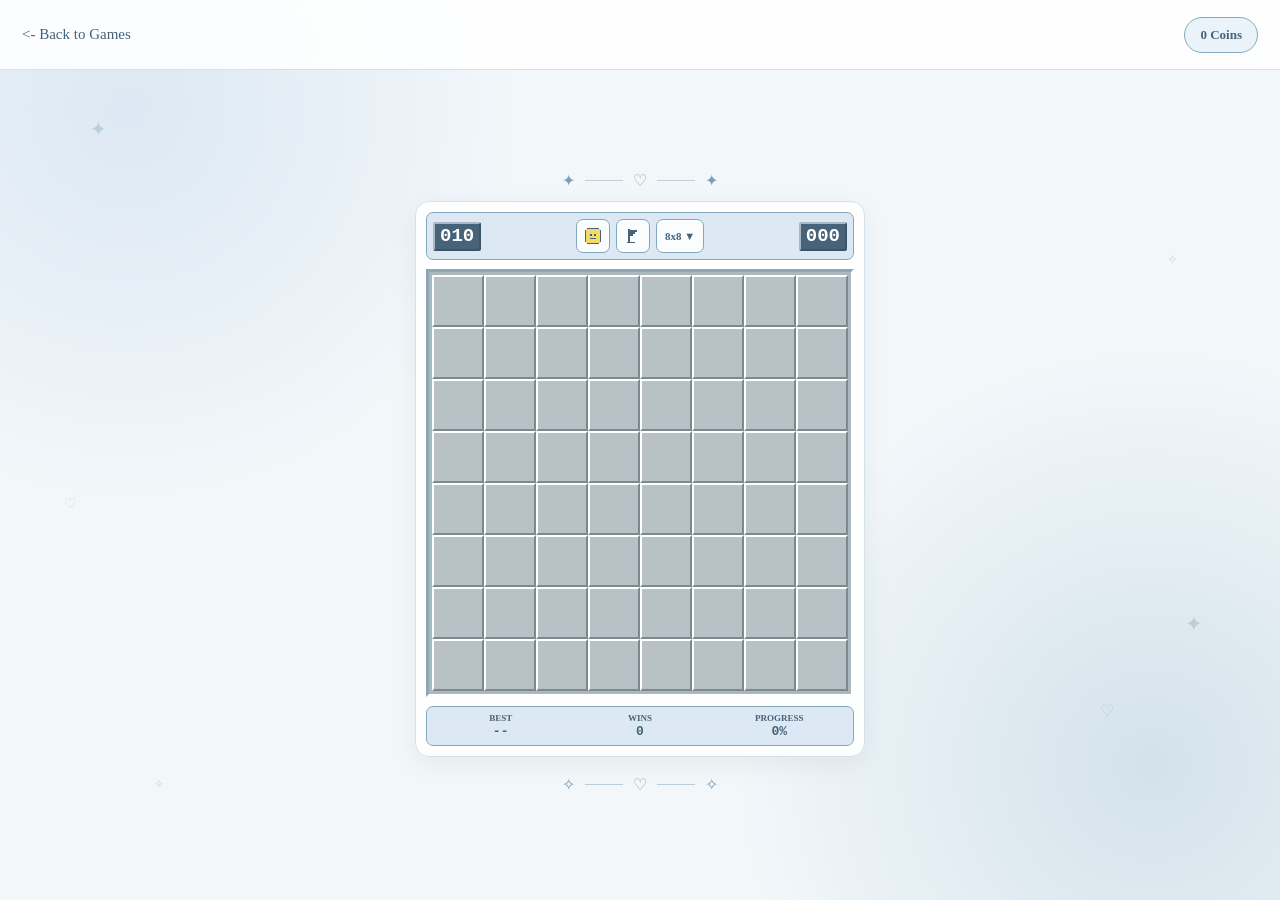
<file: games/minesweeper.html>
<!DOCTYPE html>
<html lang="en">
<head>
<meta charset="UTF-8">
<meta name="viewport" content="width=device-width, initial-scale=1.0, maximum-scale=1.0, user-scalable=no">
<title>Minesweeper ♡</title>

<style>
:root {
    --bg-base:#f2f7fa;
    --bg-grad-1:#dce8f3;
    --bg-grad-2:#d3e2ea;
    --text-main:#3f5260;
    --text-heading:#46637a;
    --accent-border:#82a8bd;
    --accent-soft:#e9f3f9;
    --accent-badge:#dfe8f8;
    --ornament-color:#799eb8;
    --card-bg:rgba(255,255,255,.88);
    --header-bg:rgba(255,255,255,.88);

    --pixel-light:#ffffff;
    --pixel-mid:#c0c0c0;
    --pixel-dark:#808080;
    --pixel-deep:#3f5260;
    --game-accent:#46637a;
    --game-soft:#dce8f3;
}

body[data-theme="pink"] {
    --bg-base:#faf2f5;
    --bg-grad-1:#f3dce5;
    --bg-grad-2:#ead3dc;
    --text-main:#603f4c;
    --text-heading:#7a4659;
    --accent-border:#bd8297;
    --accent-soft:#f9e9f0;
    --accent-badge:#f8dfe8;
    --ornament-color:#b87992;
    --card-bg:rgba(255,255,255,.88);
    --header-bg:rgba(255,255,255,.88);
    --game-accent:#7a4659;
    --game-soft:#f3dce5;
}

body[data-theme="green"] {
    --bg-base:#f3f7f2;
    --bg-grad-1:#dce8dc;
    --bg-grad-2:#d3ead3;
    --text-main:#3f6043;
    --text-heading:#467a4c;
    --accent-border:#82bd8b;
    --accent-soft:#e9f9eb;
    --accent-badge:#dff8e2;
    --ornament-color:#79b882;
    --card-bg:rgba(255,255,255,.88);
    --header-bg:rgba(255,255,255,.88);
    --game-accent:#467a4c;
    --game-soft:#dce8dc;
}

body[data-theme="lavender"] {
    --bg-base:#f5f2fa;
    --bg-grad-1:#e3dcf3;
    --bg-grad-2:#dad3ea;
    --text-main:#4a3f60;
    --text-heading:#59467a;
    --accent-border:#9882bd;
    --accent-soft:#f0e9f9;
    --accent-badge:#e9dff8;
    --ornament-color:#9379b8;
    --card-bg:rgba(255,255,255,.88);
    --header-bg:rgba(255,255,255,.88);
    --game-accent:#59467a;
    --game-soft:#e3dcf3;
}

body[data-theme="yellow"] {
    --bg-base:#faf8f2;
    --bg-grad-1:#f3edd2;
    --bg-grad-2:#eae3c5;
    --text-main:#60573f;
    --text-heading:#7a6e46;
    --accent-border:#bdb182;
    --accent-soft:#f9f5e9;
    --accent-badge:#f8f3df;
    --ornament-color:#b8aa79;
    --card-bg:rgba(255,255,255,.88);
    --header-bg:rgba(255,255,255,.88);
    --game-accent:#7a6e46;
    --game-soft:#f3edd2;
}

* {
    box-sizing:border-box;
    -webkit-tap-highlight-color:transparent;
}

html {
    width:100%;
    max-width:100%;
    overflow-x:hidden;
}

body {
    width:100%;
    min-height:100vh;
    margin:0;
    overflow-x:hidden;
    background:
        radial-gradient(circle at 10% 12%,var(--bg-grad-1) 0,transparent 28%),
        radial-gradient(circle at 90% 85%,var(--bg-grad-2) 0,transparent 30%),
        var(--bg-base);
    color:var(--text-main);
    font-family:Georgia,"Times New Roman",serif;
    user-select:none;
}

header {
    display:flex;
    align-items:center;
    justify-content:space-between;
    width:100%;
    min-height:70px;
    padding:15px 22px;
    background:var(--header-bg);
    backdrop-filter:blur(8px);
    border-bottom:1px solid var(--bg-grad-2);
    position:sticky;
    top:0;
    z-index:100;
}

.nav-link {
    color:var(--text-heading);
    text-decoration:none;
    font-size:15px;
    cursor:pointer;
}

.coin-display {
    background:var(--accent-soft);
    border:1px solid var(--accent-border);
    padding:9px 15px;
    border-radius:100px;
    font-size:13px;
    font-weight:bold;
    color:var(--text-heading);
}

.decorations {
    position:fixed;
    inset:0;
    pointer-events:none;
    overflow:hidden;
    z-index:-1;
}

.decorations span {
    position:absolute;
    color:var(--ornament-color);
    opacity:.35;
    animation:float 5s ease-in-out infinite;
}

.decorations span:nth-child(1) {
    top:13%;
    left:7%;
    font-size:20px;
}

.decorations span:nth-child(2) {
    top:28%;
    right:8%;
    font-size:13px;
    animation-delay:1s;
}

.decorations span:nth-child(3) {
    top:55%;
    left:5%;
    font-size:14px;
    animation-delay:2s;
}

.decorations span:nth-child(4) {
    top:68%;
    right:6%;
    font-size:21px;
    animation-delay:1.5s;
}

.decorations span:nth-child(5) {
    bottom:12%;
    left:12%;
    font-size:12px;
    animation-delay:.5s;
}

.decorations span:nth-child(6) {
    bottom:20%;
    right:13%;
    font-size:16px;
    animation-delay:2.5s;
}

@keyframes float {
    0%,100% { transform:translateY(0) rotate(0); }
    50% { transform:translateY(-7px) rotate(7deg); }
}

main {
    width:100%;
    min-height:calc(100vh - 70px);
    padding:22px 12px 28px;
    display:flex;
    flex-direction:column;
    align-items:center;
    justify-content:center;
}

.ornament {
    display:flex;
    align-items:center;
    justify-content:center;
    gap:10px;
    height:22px;
    margin-bottom:10px;
    color:var(--ornament-color);
}

.ornament span {
    font-size:16px;
}

.ornament i {
    width:38px;
    height:1px;
    background:var(--ornament-color);
    opacity:.45;
}

.game-window {
    background:var(--card-bg);
    border:1px solid var(--bg-grad-2);
    border-radius:14px;
    padding:10px;
    display:flex;
    flex-direction:column;
    gap:9px;
    width:max-content;
    max-width:96vw;
    box-shadow:0 8px 28px rgba(0,0,0,.055);
}

.status-bar {
    background:var(--game-soft);
    border:1px solid var(--accent-border);
    border-radius:7px;
    padding:6px;
    display:flex;
    justify-content:space-between;
    align-items:center;
    flex-shrink:0;
}

.counter {
    background:var(--game-accent);
    color:#fff;
    font-family:"Courier New",monospace;
    font-size:19px;
    font-weight:bold;
    padding:3px 5px;
    border:2px solid;
    border-color:rgba(255,255,255,.55) rgba(0,0,0,.15) rgba(0,0,0,.15) rgba(255,255,255,.55);
    min-width:48px;
    text-align:right;
    line-height:1;
    border-radius:2px;
}

.center-controls {
    display:flex;
    align-items:center;
    gap:6px;
}

.control-btn {
    width:34px;
    height:34px;
    background:var(--card-bg);
    border:1px solid var(--accent-border);
    border-radius:7px;
    cursor:pointer;
    display:flex;
    align-items:center;
    justify-content:center;
    padding:0;
}

.control-btn:active,
.control-btn.active {
    background:var(--accent-soft);
    transform:translateY(1px);
}

.custom-select-btn {
    height:34px;
    padding:0 8px;
    background:var(--card-bg);
    border:1px solid var(--accent-border);
    border-radius:7px;
    color:var(--text-heading);
    font-family:Georgia,"Times New Roman",serif;
    font-size:11px;
    font-weight:bold;
    cursor:pointer;
}

.icon-svg {
    width:18px;
    height:18px;
    display:block;
    shape-rendering:crispEdges;
}

.grid-frame {
    border:3px solid;
    border-color:#8fa6b5 #ffffff #ffffff #8fa6b5;
    background:#aab8c0;
    padding:3px;
    overflow:hidden;
}

.grid {
    display:grid;
    gap:0;
    background:#8999a2;
}

.cell {
    appearance:none;
    -webkit-appearance:none;
    margin:0;
    padding:0;
    width:100%;
    height:100%;
    aspect-ratio:1;
    border:2px solid;
    border-color:#ffffff #7d8990 #7d8990 #ffffff;
    background:#b8c1c5;
    display:flex;
    align-items:center;
    justify-content:center;
    font-weight:900;
    font-family:"Courier New",monospace;
    cursor:pointer;
    user-select:none;
    border-radius:0;
    color:var(--game-accent);
    image-rendering:pixelated;
}

.cell:active {
    border-color:#7d8990 #ffffff #ffffff #7d8990;
    background:#aab4b8;
}

.cell.revealed {
    border:1px solid #899399;
    background:#c5cccf;
}

.cell.mine {
    background:var(--game-soft);
}

.cell.flagged {
    background:#b8c1c5;
}

.cell svg {
    width:70%;
    height:70%;
    max-width:18px;
    max-height:18px;
    shape-rendering:crispEdges;
    image-rendering:pixelated;
}

.c-1 { color:#365d91; }
.c-2 { color:#467a4c; }
.c-3 { color:#9a5262; }
.c-4 { color:#59467a; }
.c-5 { color:#79534a; }
.c-6 { color:#4b7f83; }
.c-7 { color:#394047; }
.c-8 { color:#69747b; }

.dashboard-bar {
    background:var(--game-soft);
    border:1px solid var(--accent-border);
    border-radius:7px;
    padding:6px;
    display:grid;
    grid-template-columns:repeat(3,1fr);
    gap:4px;
    text-align:center;
}

.stat-item {
    display:flex;
    flex-direction:column;
    align-items:center;
    font-size:9px;
    font-weight:bold;
    color:var(--text-heading);
}

.stat-val {
    font-family:"Courier New",monospace;
    font-size:13px;
    color:var(--game-accent);
    margin-top:1px;
}

/* MODALS */

.diff-modal,
.modal-overlay {
    display:none;
    position:fixed;
    inset:0;
    background:rgba(30,25,25,.25);
    backdrop-filter:blur(5px);
    z-index:200;
    align-items:center;
    justify-content:center;
    padding:20px;
}

.diff-card,
.modal-card {
    background:var(--card-bg);
    border:1px solid var(--accent-border);
    border-radius:18px;
    padding:16px;
    box-shadow:0 18px 50px rgba(0,0,0,.16);
}

.diff-card {
    width:210px;
    display:flex;
    flex-direction:column;
    gap:8px;
}

.diff-title {
    color:var(--text-heading);
    font-size:12px;
    font-weight:bold;
    text-align:center;
    border-bottom:1px solid var(--bg-grad-2);
    padding-bottom:7px;
}

.diff-option {
    background:var(--card-bg);
    border:1px solid var(--accent-border);
    border-radius:8px;
    padding:9px;
    color:var(--text-heading);
    font-family:Georgia,"Times New Roman",serif;
    font-size:12px;
    font-weight:bold;
    cursor:pointer;
    text-align:center;
}

.diff-option:active,
.diff-option.selected {
    background:var(--accent-soft);
}

.modal-card {
    position:relative;
    max-width:360px;
    width:100%;
    text-align:center;
    padding:32px 26px 26px;
    animation:victoryPop .35s ease;
    overflow:hidden;
}

.modal-card::before,
.modal-card::after {
    content:"✦";
    position:absolute;
    color:var(--ornament-color);
    opacity:.5;
    font-size:20px;
}

.modal-card::before {
    top:13px;
    left:18px;
}

.modal-card::after {
    top:13px;
    right:18px;
}

.victory-decoration {
    display:flex;
    align-items:center;
    justify-content:center;
    gap:9px;
    color:var(--ornament-color);
    margin-bottom:13px;
}

.victory-decoration span {
    font-size:15px;
}

.victory-decoration i {
    width:30px;
    height:1px;
    background:var(--ornament-color);
    opacity:.5;
}

.modal-symbol {
    width:66px;
    height:66px;
    margin:2px auto 14px;
    border-radius:50%;
    background:var(--accent-soft);
    border:1px solid var(--accent-border);
    display:flex;
    align-items:center;
    justify-content:center;
    color:var(--ornament-color);
    animation:victoryFloat 2s ease-in-out infinite;
}

.modal-symbol svg {
    width:32px;
    height:32px;
    display:block;
}

.modal-card h2 {
    color:var(--text-heading);
    font-size:25px;
    font-weight:normal;
    margin:0 0 9px;
}

.modal-card p {
    color:var(--text-main);
    opacity:.82;
    font-size:14px;
    line-height:1.6;
    margin:0 0 21px;
}

.reward-amount {
    display:inline-block;
    margin:-5px 0 20px;
    padding:7px 13px;
    border-radius:100px;
    background:var(--accent-badge);
    border:1px solid var(--accent-border);
    color:var(--text-heading);
    font-size:13px;
    font-weight:bold;
}

.modal-card.game-over .modal-symbol {
    animation:none;
}

.confetti {
    position:absolute;
    pointer-events:none;
    color:var(--ornament-color);
    font-size:14px;
    animation:confettiFall 1.8s ease-out forwards;
}

.confetti:nth-child(1) {
    left:18%;
    top:5%;
    animation-delay:0s;
}

.confetti:nth-child(2) {
    left:32%;
    top:2%;
    animation-delay:.12s;
}

.confetti:nth-child(3) {
    left:50%;
    top:4%;
    animation-delay:.2s;
}

.confetti:nth-child(4) {
    right:32%;
    top:2%;
    animation-delay:.08s;
}

.confetti:nth-child(5) {
    right:17%;
    top:6%;
    animation-delay:.18s;
}

@keyframes victoryPop {
    0% {
        transform:scale(.88);
        opacity:0;
    }

    100% {
        transform:scale(1);
        opacity:1;
    }
}

@keyframes victoryFloat {
    0%,100% {
        transform:translateY(0);
    }

    50% {
        transform:translateY(-5px);
    }
}

@keyframes confettiFall {
    0% {
        transform:translateY(0) rotate(0deg);
        opacity:0;
    }

    15% {
        opacity:.8;
    }

    100% {
        transform:translateY(115px) rotate(120deg);
        opacity:0;
    }
}

.btn {
    padding:11px 20px;
    border:1px solid var(--accent-border);
    border-radius:100px;
    background:var(--card-bg);
    color:var(--text-heading);
    font-family:Georgia,"Times New Roman",serif;
    font-size:13px;
    cursor:pointer;
    transition:.2s ease;
}

.btn:hover {
    background:var(--accent-soft);
    transform:translateY(-1px);
}

.pixel-flag {
    width:16px;
    height:16px;
    display:block;
    image-rendering:pixelated;
    shape-rendering:crispEdges;
}

.pixel-mine {
    width:16px;
    height:16px;
    display:block;
    image-rendering:pixelated;
    shape-rendering:crispEdges;
}

@media (max-width:600px) {
    header {
        min-height:66px;
        padding:12px 11px;
    }

    .nav-link {
        font-size:13px;
    }

    .coin-display {
        padding:8px 10px;
        font-size:11px;
    }

    main {
        padding:16px 8px 22px;
    }

    .game-window {
        padding:8px;
        max-width:98vw;
    }

    .modal-card {
        max-width:340px;
        padding:30px 21px 23px;
    }
}

@media (max-width:430px) {
    header {
        padding:10px 7px;
    }

    .nav-link {
        font-size:12px;
    }

    .coin-display {
        padding:7px 8px;
        font-size:10px;
    }

    .game-window {
        padding:6px;
        gap:7px;
    }

    .status-bar {
        padding:5px;
    }

    .counter {
        font-size:17px;
        min-width:44px;
    }

    .control-btn,
    .custom-select-btn {
        height:31px;
    }
}
</style>
</head>

<body>

<div class="decorations">
    <span>✦</span>
    <span>✧</span>
    <span>♡</span>
    <span>✦</span>
    <span>✧</span>
    <span>♡</span>
</div>

<header>
    <a onclick="goBack()" class="nav-link">&lt;- Back to Games</a>

    <div class="coin-display">
        <span class="coin-count">0</span> Coins
    </div>
</header>

<main>

    <div class="ornament">
        <span>✦</span>
        <i></i>
        <span>♡</span>
        <i></i>
        <span>✦</span>
    </div>

    <div class="game-window">

        <div class="status-bar">

            <div class="counter" id="flag-count">010</div>

            <div class="center-controls">

                <button class="control-btn" id="face-btn" title="Reset Game">
                    <svg class="icon-svg" viewBox="0 0 16 16" shape-rendering="crispEdges">
                        <rect x="2" y="2" width="12" height="12" fill="#f4d96b"/>
                        <rect x="3" y="1" width="10" height="1" fill="var(--game-accent)"/>
                        <rect x="3" y="14" width="10" height="1" fill="var(--game-accent)"/>
                        <rect x="1" y="3" width="1" height="10" fill="var(--game-accent)"/>
                        <rect x="14" y="3" width="1" height="10" fill="var(--game-accent)"/>
                        <rect x="5" y="6" width="2" height="2" fill="var(--game-accent)"/>
                        <rect x="9" y="6" width="2" height="2" fill="var(--game-accent)"/>
                        <rect x="5" y="10" width="6" height="1" fill="var(--game-accent)"/>
                    </svg>
                </button>

                <button
                    class="control-btn"
                    id="mode-btn"
                    onclick="toggleFlagMode()"
                    title="Toggle Dig/Flag Mode"
                >
                    <svg id="mode-icon" class="pixel-flag" viewBox="0 0 16 16">
                        <rect x="3" y="1" width="2" height="14" fill="var(--game-accent)"/>
                        <rect x="5" y="2" width="7" height="2" fill="var(--game-accent)"/>
                        <rect x="5" y="4" width="5" height="2" fill="var(--game-accent)"/>
                        <rect x="5" y="6" width="3" height="2" fill="var(--game-accent)"/>
                        <rect x="2" y="14" width="8" height="1" fill="var(--game-accent)"/>
                    </svg>
                </button>

                <button class="custom-select-btn" onclick="openDiffModal()">
                    <span id="diff-label">8x8</span> ▼
                </button>

            </div>

            <div class="counter" id="timer">000</div>

        </div>

        <div class="grid-frame">
            <div class="grid" id="grid"></div>
        </div>

        <div class="dashboard-bar">

            <div class="stat-item">
                <span>BEST</span>
                <span class="stat-val" id="best-time">--</span>
            </div>

            <div class="stat-item">
                <span>WINS</span>
                <span class="stat-val" id="win-count">0</span>
            </div>

            <div class="stat-item">
                <span>PROGRESS</span>
                <span class="stat-val" id="cleared-pct">0%</span>
            </div>

        </div>

    </div>

    <div class="ornament" style="margin-top:16px;margin-bottom:0;">
        <span>✧</span>
        <i></i>
        <span>♡</span>
        <i></i>
        <span>✧</span>
    </div>

</main>

<div id="diff-modal" class="diff-modal" onclick="closeDiffModal()">

    <div class="diff-card" onclick="event.stopPropagation()">

        <div class="diff-title">SELECT GRID SIZE</div>

        <div class="diff-option selected" id="opt-easy" onclick="selectDifficulty('easy')">
            8 x 8 (10 Mines)
        </div>

        <div class="diff-option" id="opt-medium" onclick="selectDifficulty('medium')">
            10 x 10 (18 Mines)
        </div>

        <div class="diff-option" id="opt-hard" onclick="selectDifficulty('hard')">
            12 x 12 (28 Mines)
        </div>

    </div>

    </div><div id="game-modal" class="modal-overlay">

    <div class="modal-card" id="modal-card">

        <span class="confetti">✦</span>
        <span class="confetti">✧</span>
        <span class="confetti">♡</span>
        <span class="confetti">✦</span>
        <span class="confetti">✧</span>

        <div class="victory-decoration">
            <span>✧</span>
            <i></i>
            <span>♡</span>
            <i></i>
            <span>✧</span>
        </div>

        <div id="modal-symbol" class="modal-symbol"></div>

        <h2 id="modal-title">Game Over</h2>

        <p id="modal-msg">You hit a mine!</p>

        <div class="reward-amount" id="reward-amount">+20 Coins</div>

        <button class="btn" onclick="closeModalAndReset()" style="width:100%;">
            Play Again
        </button>

    </div>

</div>

<script src="../script.js"></script><script>

function loadSavedTheme() {

    const savedTheme = localStorage.getItem("arcade_theme");

    if (
        savedTheme === "pink" ||
        savedTheme === "green" ||
        savedTheme === "lavender" ||
        savedTheme === "yellow"
    ) {
        document.body.setAttribute("data-theme", savedTheme);
    } else {
        document.body.removeAttribute("data-theme");
    }
}

loadSavedTheme();


const PRESETS = {

    easy: {
        rows: 8,
        cols: 8,
        mines: 10,
        reward: 20,
        label: "8x8"
    },

    medium: {
        rows: 10,
        cols: 10,
        mines: 18,
        reward: 40,
        label: "10x10"
    },

    hard: {
        rows: 12,
        cols: 12,
        mines: 28,
        reward: 70,
        label: "12x12"
    }

};


let currentDiff = "easy";
let board = [];
let flagMode = false;
let flagsLeft = 10;
let gameOver = false;
let revealedCount = 0;
let firstClick = true;
let timerInterval = null;
let seconds = 0;

let wins =
    parseInt(localStorage.getItem("ms_wins")) || 0;


/* PIXEL FLAG */

function createFlagSVG() {

    return `
        <svg class="pixel-flag" viewBox="0 0 16 16">
            <rect x="3" y="1" width="2" height="14"
                fill="var(--game-accent)"/>
            <rect x="5" y="2" width="7" height="2"
                fill="var(--game-accent)"/>
            <rect x="5" y="4" width="5" height="2"
                fill="var(--game-accent)"/>
            <rect x="5" y="6" width="3" height="2"
                fill="var(--game-accent)"/>
            <rect x="2" y="14" width="8" height="1"
                fill="var(--game-accent)"/>
        </svg>
    `;

}


/* PIXEL DIG */

function createDigSVG() {

    return `
        <svg class="pixel-flag" viewBox="0 0 16 16">
            <rect x="9" y="2" width="3" height="2"
                fill="var(--game-accent)"/>
            <rect x="8" y="4" width="3" height="2"
                fill="var(--game-accent)"/>
            <rect x="7" y="6" width="3" height="2"
                fill="var(--game-accent)"/>
            <rect x="6" y="8" width="3" height="2"
                fill="var(--game-accent)"/>
            <rect x="3" y="10" width="5" height="3"
                fill="var(--game-accent)"/>
            <rect x="2" y="13" width="7" height="2"
                fill="var(--game-accent)"/>
            <rect x="9" y="9" width="2" height="2"
                fill="var(--game-accent)"/>
            <rect x="10" y="8" width="2" height="2"
                fill="var(--game-accent)"/>
            <rect x="11" y="7" width="2" height="2"
                fill="var(--game-accent)"/>
        </svg>
    `;

}


/* PIXEL MINE */

function createMineSVG() {

    return `
        <svg class="pixel-mine" viewBox="0 0 16 16">

            <rect x="6" y="1" width="4" height="2"
                fill="var(--game-accent)"/>

            <rect x="3" y="3" width="10" height="2"
                fill="var(--game-accent)"/>

            <rect x="2" y="5" width="12" height="6"
                fill="var(--game-accent)"/>

            <rect x="3" y="11" width="10" height="2"
                fill="var(--game-accent)"/>

            <rect x="6" y="13" width="4" height="2"
                fill="var(--game-accent)"/>

            <rect x="5" y="5" width="2" height="2"
                fill="#ffffff"/>

            <rect x="8" y="3" width="2" height="2"
                fill="#ffffff"/>

        </svg>
    `;

}


document
    .getElementById("face-btn")
    .addEventListener("click", function() {

        initGame();

    });


function goBack() {

    if (window.history.length > 1) {

        window.history.back();

    } else {

        window.location.href = "../index.html";

    }

}


function openDiffModal() {

    document
        .getElementById("diff-modal")
        .style.display = "flex";

}


function closeDiffModal() {

    document
        .getElementById("diff-modal")
        .style.display = "none";

}


function selectDifficulty(diff) {

    currentDiff = diff;

    document
        .getElementById("diff-label")
        .innerText = PRESETS[diff].label;

    document
        .querySelectorAll(".diff-option")
        .forEach(function(el) {

            el.classList.remove("selected");

        });

    document
        .getElementById(`opt-${diff}`)
        .classList.add("selected");

    closeDiffModal();

    initGame();

}


function toggleFlagMode() {

    flagMode = !flagMode;

    const btn =
        document.getElementById("mode-btn");

    const icon =
        document.getElementById("mode-icon");

    btn.classList.toggle(
        "active",
        flagMode
    );

    icon.outerHTML =
        flagMode
            ? createFlagSVG()
            : createDigSVG();

    const newIcon =
        document.querySelector("#mode-btn svg");

    if (newIcon) {
        newIcon.id = "mode-icon";
    }

}

function startTimer() {

    clearInterval(timerInterval);

    seconds = 0;

    updateTimerDisplay();

    timerInterval =
        setInterval(function() {

            seconds =
                Math.min(
                    999,
                    seconds + 1
                );

            updateTimerDisplay();

        }, 1000);

}


function stopTimer() {

    clearInterval(timerInterval);

}


function updateTimerDisplay() {

    document
        .getElementById("timer")
        .innerText =
        String(seconds).padStart(3, "0");

}


function updateFlagDisplay() {

    document
        .getElementById("flag-count")
        .innerText =
        flagsLeft < 0
            ? flagsLeft
            : String(flagsLeft).padStart(3, "0");

}


function updateStatsDisplay() {

    const best =
        localStorage.getItem(
            `ms_best_${currentDiff}`
        );

    document
        .getElementById("best-time")
        .innerText =
        best ? `${best}s` : "--";

    document
        .getElementById("win-count")
        .innerText =
        wins;

    const config =
        PRESETS[currentDiff];

    const totalSafe =
        (config.rows * config.cols)
        - config.mines;

    const pct =
        Math.floor(
            (revealedCount / totalSafe) * 100
        );

    document
        .getElementById("cleared-pct")
        .innerText =
        `${pct}%`;

}


function initGame() {

    stopTimer();

    seconds = 0;

    updateTimerDisplay();

    const config =
        PRESETS[currentDiff];

    const gridEl =
        document.getElementById("grid");

    gridEl.innerHTML = "";

    gridEl.style.gridTemplateColumns =
        `repeat(${config.cols}, 1fr)`;

    gridEl.style.gridTemplateRows =
        `repeat(${config.rows}, 1fr)`;

    board = [];

    gameOver = false;

    firstClick = true;

    revealedCount = 0;

    flagsLeft = config.mines;

    updateFlagDisplay();

    updateStatsDisplay();


    for (
        let r = 0;
        r < config.rows;
        r++
    ) {

        board[r] = [];

        for (
            let c = 0;
            c < config.cols;
            c++
        ) {

            board[r][c] = {

                row:r,
                col:c,

                isMine:false,
                isRevealed:false,
                isFlagged:false,

                neighborMines:0,

                element:null

            };

        }

    }


    for (
        let r = 0;
        r < config.rows;
        r++
    ) {

        for (
            let c = 0;
            c < config.cols;
            c++
        ) {

            const cellEl =
                document.createElement("button");

            cellEl.className =
                "cell";

            board[r][c].element =
                cellEl;


            cellEl.addEventListener(
                "click",
                function() {

                    handleCellClick(r,c);

                }
            );


            cellEl.addEventListener(
                "contextmenu",
                function(e) {

                    e.preventDefault();

                    handleFlag(r,c);

                }
            );


            gridEl.appendChild(cellEl);

        }

    }


    adjustBoardDimensions();

}


function adjustBoardDimensions() {

    const config =
        PRESETS[currentDiff];

    const gridEl =
        document.getElementById("grid");


    const availWidth =
        Math.min(
            window.innerWidth * .91,
            500
        );

    const availHeight =
        Math.max(
            260,
            window.innerHeight - 215
        );


    const maxCellW =
        availWidth / config.cols;

    const maxCellH =
        availHeight / config.rows;


    const cellSize =
        Math.min(
            maxCellW,
            maxCellH,
            52
        );


    gridEl.style.width =
        `${cellSize * config.cols}px`;

    gridEl.style.height =
        `${cellSize * config.rows}px`;


    const fontSize =
        Math.max(
            12,
            Math.floor(cellSize * .52)
        );


    document
        .querySelectorAll(".cell")
        .forEach(function(cell) {

            cell.style.fontSize =
                `${fontSize}px`;

        });

}


function generateMines(
    startRow,
    startCol
) {

    const config =
        PRESETS[currentDiff];

    let minesPlaced = 0;


    while (
        minesPlaced <
        config.mines
    ) {

        const r =
            Math.floor(
                Math.random()
                * config.rows
            );

        const c =
            Math.floor(
                Math.random()
                * config.cols
            );


        const isSafeZone =
            Math.abs(
                r - startRow
            ) <= 1 &&
            Math.abs(
                c - startCol
            ) <= 1;


        if (
            !board[r][c].isMine &&
            !isSafeZone
        ) {

            board[r][c].isMine =
                true;

            minesPlaced++;

        }

    }


    for (
        let r = 0;
        r < config.rows;
        r++
    ) {

        for (
            let c = 0;
            c < config.cols;
            c++
        ) {

            if (
                board[r][c].isMine
            ) {
                continue;
            }


            let count = 0;


            for (
                let dr = -1;
                dr <= 1;
                dr++
            ) {

                for (
                    let dc = -1;
                    dc <= 1;
                    dc++
                ) {

                    const nr =
                        r + dr;

                    const nc =
                        c + dc;


                    if (
                        nr >= 0 &&
                        nr < config.rows &&
                        nc >= 0 &&
                        nc < config.cols &&
                        board[nr][nc].isMine
                    ) {

                        count++;

                    }

                }

            }


            board[r][c].neighborMines =
                count;

        }

    }

}


function handleCellClick(r,c) {

    if (gameOver) {
        return;
    }


    const cell =
        board[r][c];


    if (flagMode) {

        handleFlag(r,c);

        return;

    }


    if (
        cell.isFlagged ||
        cell.isRevealed
    ) {
        return;
    }


    if (firstClick) {

        firstClick = false;

        generateMines(r,c);

        startTimer();

    }


    if (cell.isMine) {

        endGame(false);

        return;

    }


    revealCell(r,c);


    const config =
        PRESETS[currentDiff];


    if (
        revealedCount ===
        (
            config.rows *
            config.cols
        ) - config.mines
    ) {

        endGame(true);

    }

}function handleFlag(r,c) {

    if (gameOver) {
        return;
    }


    const cell =
        board[r][c];

    if (cell.isRevealed) {
        return;
    }


    if (cell.isFlagged) {

        cell.isFlagged = false;

        cell.element.innerHTML = "";

        cell.element.classList.remove(
            "flagged"
        );

        flagsLeft++;


    } else {

        cell.isFlagged = true;

        cell.element.innerHTML =
            createFlagSVG();

        cell.element.classList.add(
            "flagged"
        );

        flagsLeft--;

    }


    updateFlagDisplay();

}


function revealCell(r,c) {

    const config =
        PRESETS[currentDiff];

    const cell =
        board[r][c];


    if (
        cell.isRevealed ||
        cell.isFlagged
    ) {
        return;
    }


    cell.isRevealed = true;

    cell.element.classList.add(
        "revealed"
    );

    revealedCount++;


    updateStatsDisplay();


    if (
        cell.neighborMines > 0
    ) {

        cell.element.innerText =
            cell.neighborMines;

        cell.element.classList.add(
            `c-${cell.neighborMines}`
        );


    } else {


        for (
            let dr = -1;
            dr <= 1;
            dr++
        ) {

            for (
                let dc = -1;
                dc <= 1;
                dc++
            ) {

                const nr =
                    r + dr;

                const nc =
                    c + dc;


                if (
                    nr >= 0 &&
                    nr < config.rows &&
                    nc >= 0 &&
                    nc < config.cols
                ) {

                    revealCell(nr,nc);

                }

            }

        }

    }

}


function endGame(won) {

    gameOver = true;

    stopTimer();

    const config =
        PRESETS[currentDiff];


    for (
        let r = 0;
        r < config.rows;
        r++
    ) {

        for (
            let c = 0;
            c < config.cols;
            c++
        ) {

            const cell =
                board[r][c];


            if (cell.isMine) {

                cell.element.classList.add(
                    "revealed"
                );


                if (!cell.isFlagged) {

                    cell.element.classList.add(
                        "mine"
                    );

                    cell.element.innerHTML =
                        createMineSVG();

                }

            }

        }

    }


    const modal =
        document.getElementById(
            "game-modal"
        );

    const card =
        document.getElementById(
            "modal-card"
        );

    const title =
        document.getElementById(
            "modal-title"
        );

    const msg =
        document.getElementById(
            "modal-msg"
        );

    const symbol =
        document.getElementById(
            "modal-symbol"
        );

    const amount =
        document.getElementById(
            "reward-amount"
        );


    if (won) {

        wins++;

        localStorage.setItem(
            "ms_wins",
            wins
        );


        const best =
            localStorage.getItem(
                `ms_best_${currentDiff}`
            );


        if (
            !best ||
            seconds < parseInt(best)
        ) {

            localStorage.setItem(
                `ms_best_${currentDiff}`,
                seconds
            );

        }


        card.classList.remove(
            "game-over"
        );

        title.innerText =
            "Victory!";


        msg.innerText =
            `Cleared in ${seconds}s! Earned ${config.reward} Coins!`;


        symbol.innerHTML = `
            <svg width="32" height="32" viewBox="0 0 24 24" fill="currentColor">
                <path d="M12 21.35l-1.45-1.32C5.4 15.36 2 12.28 2 8.5 2 5.42 4.42 3 7.5 3c1.74 0 3.41.81 4.5 2.09C13.09 3.81 14.76 3 16.5 3 19.58 3 22 5.42 22 8.5c0 3.78-3.4 6.86-8.55 11.54L12 21.35z"/>
            </svg>
        `;


        amount.style.display =
            "inline-block";

        amount.innerText =
            `+${config.reward} Coins`;


        if (
            typeof addCoins ===
            "function"
        ) {

            addCoins(
                config.reward
            );

        }


    } else {

        card.classList.add(
            "game-over"
        );

        title.innerText =
            "Boom!";


        msg.innerText =
            "You stepped on a mine. Try again!";


        symbol.innerHTML = `
            <svg width="32" height="32" viewBox="0 0 32 32" fill="currentColor">
                <path d="M16 28l-1.8-1.6C7.6 20.4 3 16.3 3 11.2 3 7 6.3 3.5 10.5 3.5c2.4 0 4.7 1.1 6.2 3 1.5-1.9 3.8-3 6.2-3C25.7 3.5 29 7 29 11.2c0 5.1-4.6 9.2-11.2 15.2L16 28z" fill="none"/>
                <path d="M16 28l-1.8-1.6C7.6 20.4 3 16.3 3 11.2 3 7 6.3 3.5 10.5 3.5c2.4 0 4.7 1.1 6.2 3V12l-3 3 4 4-5 5 1.6 3z"/>
                <path d="M16.7 6.5c1.5-1.9 3.8-3 6.2-3C25.7 3.5 29 7 29 11.2c0 5.1-4.6 9.2-11.2 15.2L16 28v-6l3-3-4-4 3-3V6.5z"/>
            </svg>
        `;


        amount.style.display =
            "none";

    }


    updateStatsDisplay();


    setTimeout(function() {

        modal.style.display =
            "flex";

    },400);

}


function closeModalAndReset() {

    document
        .getElementById("game-modal")
        .style.display = "none";

    initGame();

}


window.addEventListener(
    "resize",
    function() {

        adjustBoardDimensions();

    }
);


document.addEventListener(
    "DOMContentLoaded",
    function() {

        loadSavedTheme();

        if (
            typeof updateCoinDisplays ===
            "function"
        ) {

            updateCoinDisplays();

        }

        initGame();

    }
);


initGame();

</script>

</body>
</html>
</file>
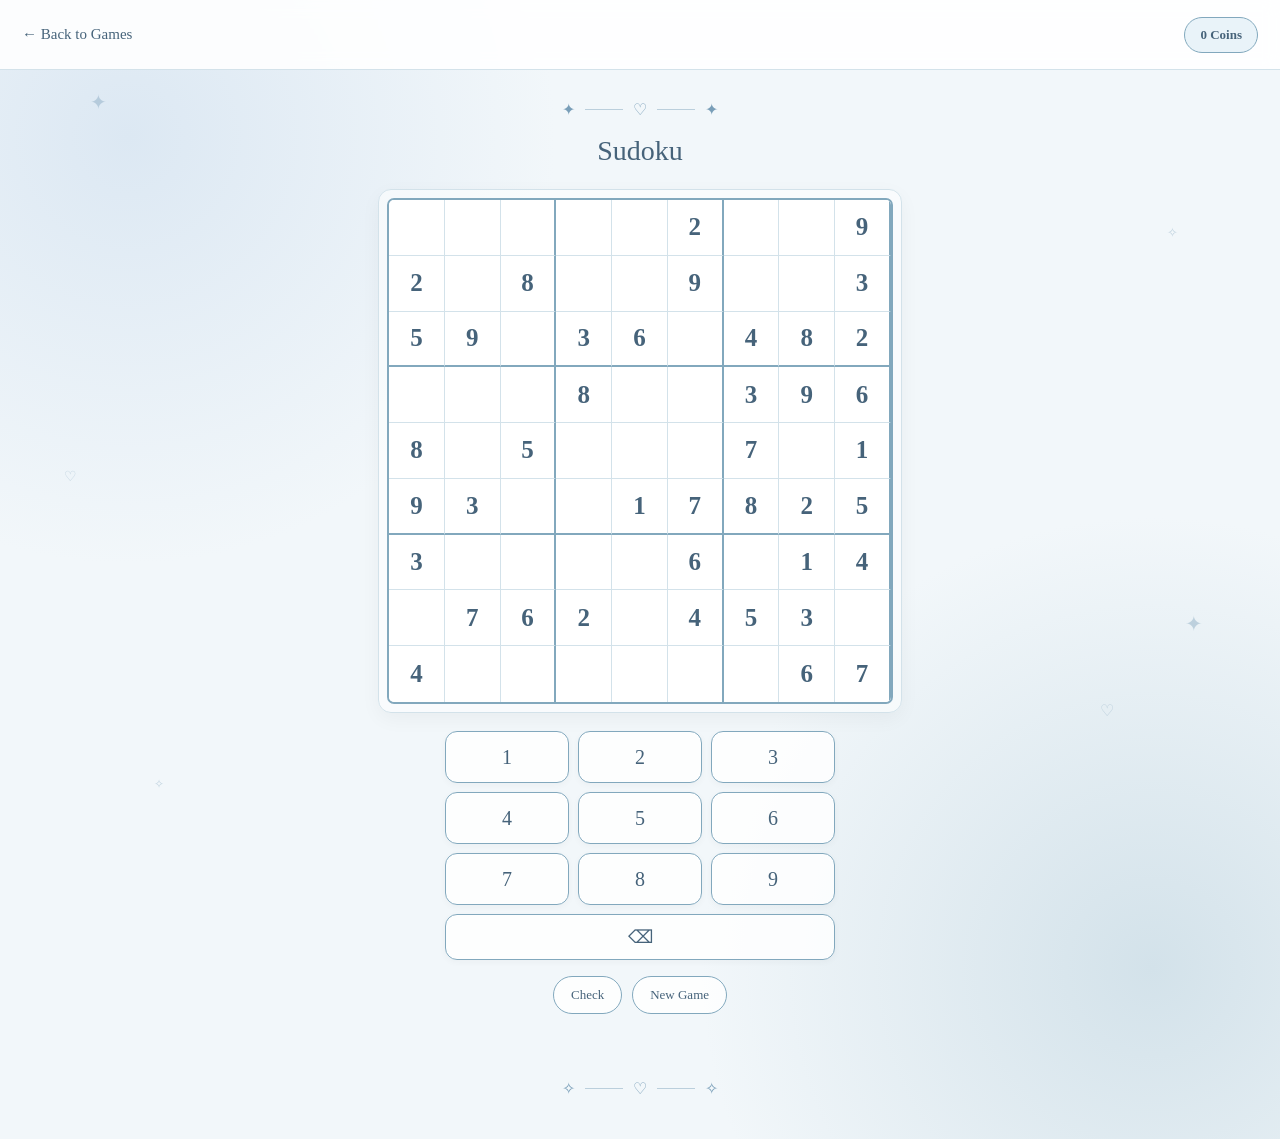
<file: games/sudoku.html>
<!DOCTYPE html>
<html lang="en">
<head>
<meta charset="UTF-8">
<meta name="viewport" content="width=device-width, initial-scale=1.0">
<title>Sudoku ♡</title>

<style>
:root {
--bg-base:#f2f7fa;--bg-grad-1:#dce8f3;--bg-grad-2:#d3e2ea;
--text-main:#3f5260;--text-heading:#46637a;--accent-border:#82a8bd;
--accent-soft:#e9f3f9;--accent-badge:#dfe8f8;--ornament-color:#799eb8;
--cell-bg:rgba(255,255,255,.88);--cell-selected:#dcecf5;
--cell-number:#46637a;--cell-error:#f2d7dd;--cell-correct:#dceede;
}
body[data-theme="pink"]{--bg-base:#faf2f5;--bg-grad-1:#f3dce5;--bg-grad-2:#ead3dc;--text-main:#603f4c;--text-heading:#7a4659;--accent-border:#bd8297;--accent-soft:#f9e9f0;--accent-badge:#f8dfe8;--ornament-color:#b87992;--cell-bg:rgba(255,255,255,.88);--cell-selected:#f4dce6;--cell-number:#7a4659;--cell-error:#f2d1da;--cell-correct:#dceedd}
body[data-theme="green"]{--bg-base:#f3f7f2;--bg-grad-1:#dce8dc;--bg-grad-2:#d3ead3;--text-main:#3f6043;--text-heading:#467a4c;--accent-border:#82bd8b;--accent-soft:#e9f9eb;--accent-badge:#dff8e2;--ornament-color:#79b882;--cell-bg:rgba(255,255,255,.88);--cell-selected:#dcefdc;--cell-number:#467a4c;--cell-error:#f2d1d1;--cell-correct:#dcefdc}
body[data-theme="lavender"]{--bg-base:#f5f2fa;--bg-grad-1:#e3dcf3;--bg-grad-2:#dad3ea;--text-main:#4a3f60;--text-heading:#59467a;--accent-border:#9882bd;--accent-soft:#f0e9f9;--accent-badge:#e9dff8;--ornament-color:#9379b8;--cell-bg:rgba(255,255,255,.88);--cell-selected:#e8def5;--cell-number:#59467a;--cell-error:#f0d5df;--cell-correct:#dcefdc}
body[data-theme="yellow"]{--bg-base:#faf8f2;--bg-grad-1:#f3edd2;--bg-grad-2:#eae3c5;--text-main:#60573f;--text-heading:#7a6e46;--accent-border:#bdb182;--accent-soft:#f9f5e9;--accent-badge:#f8f3df;--ornament-color:#b8aa79;--cell-bg:rgba(255,255,255,.88);--cell-selected:#f2ebd0;--cell-number:#7a6e46;--cell-error:#f0d7d7;--cell-correct:#dfedd8}

*{box-sizing:border-box;-webkit-tap-highlight-color:transparent}
html,body{width:100%;min-height:100%;margin:0;padding:0;overflow-x:hidden}
body{min-height:100vh;background:radial-gradient(circle at 10% 12%,var(--bg-grad-1) 0,transparent 28%),radial-gradient(circle at 90% 85%,var(--bg-grad-2) 0,transparent 30%),var(--bg-base);color:var(--text-main);font-family:Georgia,"Times New Roman",serif;transition:background .3s ease,color .3s ease}

.decorations{position:fixed;inset:0;width:100%;height:100%;z-index:-1;pointer-events:none;overflow:hidden}
.decorations span{position:absolute;color:var(--ornament-color);opacity:.4;animation:float 5s ease-in-out infinite}
.decorations span:nth-child(1){top:10%;left:7%;font-size:20px}
.decorations span:nth-child(2){top:25%;right:8%;font-size:13px;animation-delay:1s}
.decorations span:nth-child(3){top:52%;left:5%;font-size:14px;animation-delay:2s}
.decorations span:nth-child(4){top:68%;right:6%;font-size:21px;animation-delay:1.5s}
.decorations span:nth-child(5){bottom:12%;left:12%;font-size:12px;animation-delay:.5s}
.decorations span:nth-child(6){bottom:20%;right:13%;font-size:16px;animation-delay:2.5s}

header{display:flex;align-items:center;justify-content:space-between;width:100%;min-height:70px;padding:15px 22px;background:rgba(255,255,255,.88);backdrop-filter:blur(8px);border-bottom:1px solid var(--bg-grad-2);position:sticky;top:0;z-index:100}
.nav-link{color:var(--text-heading);text-decoration:none;font-size:15px;cursor:pointer;white-space:nowrap}
.nav-link:hover{opacity:.7}
.coin-display{background:var(--accent-soft);border:1px solid var(--accent-border);padding:9px 15px;border-radius:100px;font-size:13px;font-weight:bold;color:var(--text-heading);white-space:nowrap}

main{width:100%;max-width:560px;margin:0 auto;padding:28px 18px 40px;display:flex;flex-direction:column;align-items:center}
.ornament{display:flex;align-items:center;justify-content:center;gap:10px;height:22px;margin-bottom:15px;color:var(--ornament-color)}
.ornament span{font-size:16px}.ornament i{width:38px;height:1px;background:var(--ornament-color);opacity:.45}.ornament.bottom{margin-top:30px;margin-bottom:0}
h1{color:var(--text-heading);font-weight:normal;font-size:28px;margin:0 0 22px;text-align:center}

.board-wrap{width:100%;padding:8px;background:rgba(255,255,255,.55);border:1px solid var(--bg-grad-2);border-radius:13px;box-shadow:0 6px 20px rgba(0,0,0,.045)}
#sudoku-board{width:100%;aspect-ratio:1/1;display:grid;grid-template-columns:repeat(9,1fr);grid-template-rows:repeat(9,1fr);overflow:hidden;border:2px solid var(--accent-border);border-radius:7px;background:var(--cell-bg)}
.cell{position:relative;display:flex;align-items:center;justify-content:center;min-width:0;min-height:0;background:var(--cell-bg);color:var(--cell-number);font-size:clamp(18px,5vw,25px);cursor:pointer;user-select:none;border-right:1px solid var(--bg-grad-2);border-bottom:1px solid var(--bg-grad-2)}
.cell:nth-child(9n){border-right:none}.cell:nth-child(n+73){border-bottom:none}.cell:nth-child(3n){border-right:2px solid var(--accent-border)}
.cell:nth-child(n+19):nth-child(-n+27),.cell:nth-child(n+46):nth-child(-n+54){border-bottom:2px solid var(--accent-border)}
.cell.given{font-weight:bold;color:var(--text-heading);cursor:default}.cell.selected{background:var(--cell-selected)}.cell.same-number{background:var(--accent-soft)}.cell.selected.same-number{background:var(--cell-selected)}
.cell.correct{background:var(--cell-correct);animation:feedbackGreen 4s ease forwards}.cell.wrong{background:var(--cell-error);animation:feedbackRed 4s ease forwards}
@keyframes feedbackGreen{0%{background:var(--cell-correct)}55%{background:var(--cell-correct)}100%{background:var(--cell-bg)}}
@keyframes feedbackRed{0%{background:var(--cell-error)}55%{background:var(--cell-error)}100%{background:var(--cell-bg)}}

.keyboard{width:100%;max-width:390px;margin-top:18px;display:grid;grid-template-columns:repeat(3,1fr);gap:9px}
.number-btn{height:52px;border:1px solid var(--accent-border);border-radius:12px;background:rgba(255,255,255,.82);color:var(--text-heading);font-family:Georgia,"Times New Roman",serif;font-size:20px;cursor:pointer;box-shadow:0 2px 7px rgba(0,0,0,.035);transition:transform .12s ease,background .12s ease}
.number-btn:hover{background:var(--accent-soft)}.number-btn:active{transform:scale(.95)}.delete-btn{grid-column:1/-1;height:46px;font-size:18px}
.actions{display:flex;justify-content:center;gap:10px;margin-top:16px;width:100%}
.action-btn{border:1px solid var(--accent-border);background:rgba(255,255,255,.8);color:var(--text-heading);font-family:Georgia,"Times New Roman",serif;font-size:13px;padding:10px 17px;border-radius:100px;cursor:pointer;transition:.2s ease}
.action-btn:hover{background:var(--accent-soft);transform:translateY(-1px)}
.message{min-height:20px;margin-top:13px;color:var(--text-heading);font-size:14px;text-align:center}

/* VICTORY SCREEN */
.modal{position:fixed;inset:0;display:none;align-items:center;justify-content:center;padding:20px;background:rgba(45,55,65,.28);backdrop-filter:blur(5px);z-index:500}
.modal.show{display:flex}
.modal-box{position:relative;width:min(360px,100%);padding:28px 24px;background:rgba(255,255,255,.96);border:1px solid var(--accent-border);border-radius:15px;text-align:center;box-shadow:0 15px 45px rgba(0,0,0,.12);overflow:visible}
.modal-box h2{margin:8px 0 18px;color:var(--text-heading);font-weight:normal;font-size:23px}
.modal-box button{border:1px solid var(--accent-border);background:var(--accent-soft);color:var(--text-heading);font-family:Georgia,"Times New Roman",serif;padding:10px 20px;border-radius:100px;cursor:pointer}

.heart-art{width:90px;height:82px;margin:0 auto 2px;position:relative;display:flex;align-items:center;justify-content:center;animation:heartFloat 2.4s ease-in-out infinite}
.heart-svg{width:76px;height:76px;overflow:visible}
.heart-outline{fill:none;stroke:var(--text-heading);stroke-width:1.7;stroke-linecap:round;stroke-linejoin:round;stroke-dasharray:180;stroke-dashoffset:180;animation:drawHeart 1.2s ease forwards}
.heart-fill{fill:var(--accent-soft);stroke:var(--text-heading);stroke-width:1.2;opacity:0;transform-origin:center;animation:heartAppear .5s ease .85s forwards}
.heart-shine{fill:none;stroke:var(--text-heading);stroke-width:1.3;stroke-linecap:round;opacity:0;animation:shineAppear .45s ease 1.25s forwards}
.heart-spark{position:absolute;color:var(--ornament-color);font-size:13px;opacity:0;animation:sparkAppear .6s ease forwards}
.heart-spark.one{top:7px;left:7px;animation-delay:1.25s}.heart-spark.two{top:16px;right:4px;animation-delay:1.45s}.heart-spark.three{bottom:9px;left:13px;animation-delay:1.6s}
.confetti{position:absolute;inset:-35px;pointer-events:none;overflow:visible}
.confetti span{position:absolute;left:50%;top:35px;width:4px;height:9px;background:var(--ornament-color);opacity:0;animation:confettiFall 1.5s ease-out forwards}
.confetti span:nth-child(1){margin-left:-70px;animation-delay:.1s;transform:rotate(20deg)}
.confetti span:nth-child(2){margin-left:-45px;animation-delay:.2s;transform:rotate(-25deg)}
.confetti span:nth-child(3){margin-left:-20px;animation-delay:.05s;transform:rotate(40deg)}
.confetti span:nth-child(4){margin-left:20px;animation-delay:.18s;transform:rotate(-35deg)}
.confetti span:nth-child(5){margin-left:47px;animation-delay:.08s;transform:rotate(25deg)}
.confetti span:nth-child(6){margin-left:72px;animation-delay:.24s;transform:rotate(-15deg)}

@keyframes drawHeart{to{stroke-dashoffset:0}}
@keyframes heartAppear{0%{opacity:0;transform:scale(.65)}70%{opacity:1;transform:scale(1.08)}100%{opacity:1;transform:scale(1)}}
@keyframes shineAppear{to{opacity:.65}}
@keyframes heartFloat{0%,100%{transform:translateY(0)}50%{transform:translateY(-5px)}}
@keyframes sparkAppear{0%{opacity:0;transform:scale(.3) rotate(-20deg)}60%{opacity:1;transform:scale(1.15) rotate(5deg)}100%{opacity:.7;transform:scale(1) rotate(0)}}
@keyframes confettiFall{0%{opacity:0;transform:translateY(0) rotate(0)}15%{opacity:.8}100%{opacity:0;transform:translateY(70px) rotate(180deg)}}
@keyframes float{0%,100%{transform:translateY(0) rotate(0)}50%{transform:translateY(-7px) rotate(7deg)}}
</style>
</head>

<body>

<div class="decorations">
<span>✦</span><span>✧</span><span>♡</span><span>✦</span><span>✧</span><span>♡</span>
</div>

<header>
<a onclick="goBack()" class="nav-link">← Back to Games</a>
<div class="coin-display"><span class="coin-count">0</span> Coins</div>
</header>

<main>
<div class="ornament"><span>✦</span><i></i><span>♡</span><i></i><span>✦</span></div>
<h1>Sudoku</h1>

<div class="board-wrap">
<div id="sudoku-board"></div>
</div>

<div class="keyboard">
<button class="number-btn" onclick="inputNumber(1)">1</button>
<button class="number-btn" onclick="inputNumber(2)">2</button>
<button class="number-btn" onclick="inputNumber(3)">3</button>
<button class="number-btn" onclick="inputNumber(4)">4</button>
<button class="number-btn" onclick="inputNumber(5)">5</button>
<button class="number-btn" onclick="inputNumber(6)">6</button>
<button class="number-btn" onclick="inputNumber(7)">7</button>
<button class="number-btn" onclick="inputNumber(8)">8</button>
<button class="number-btn" onclick="inputNumber(9)">9</button>
<button class="number-btn delete-btn" onclick="deleteNumber()">⌫</button>
</div>

<div class="actions">
<button class="action-btn" onclick="checkBoard()">Check</button>
<button class="action-btn" onclick="newGame()">New Game</button>
</div>

<div class="message" id="message"></div>
<div class="ornament bottom"><span>✧</span><i></i><span>♡</span><i></i><span>✧</span></div>
</main>

<div class="modal" id="win-modal">
<div class="modal-box">

<div class="heart-art">
<div class="confetti">
<span></span><span></span><span></span><span></span><span></span><span></span>
</div>

<svg class="heart-svg" viewBox="0 0 80 76">
<path class="heart-fill" d="M40 68C35 63 10 48 7 29C5 17 12 9 22 9C30 9 36 14 40 21C44 14 50 9 58 9C68 9 75 17 73 29C70 48 45 63 40 68Z"/>
<path class="heart-outline" d="M40 68C35 63 10 48 7 29C5 17 12 9 22 9C30 9 36 14 40 21C44 14 50 9 58 9C68 9 75 17 73 29C70 48 45 63 40 68Z"/>
<path class="heart-shine" d="M19 20C16 22 15 25 15 28"/>
</svg>

<span class="heart-spark one">✦</span>
<span class="heart-spark two">✧</span>
<span class="heart-spark three">✦</span>
</div>

<h2>✦ You solved it ♡</h2>
<button onclick="closeModal()">New Game</button>
</div>
</div>

<script src="../script.js"></script>
<script>let solution=[];
let puzzle=[];
let board=[];
let selectedRow=-1;
let selectedCol=-1;
let solved=false;
let feedbackTimer=null;

function loadSavedTheme(){
    const theme=localStorage.getItem("arcade_theme");
    if(["pink","green","lavender","yellow"].includes(theme)){
        document.body.setAttribute("data-theme",theme);
    }else{
        document.body.removeAttribute("data-theme");
    }
}

const AudioFX={
    ctx:null,
    init(){
        if(!this.ctx){
            const AudioContext=window.AudioContext||window.webkitAudioContext;
            if(AudioContext)this.ctx=new AudioContext();
        }
    },
    play(type){
        this.init();
        if(!this.ctx)return;
        if(this.ctx.state==="suspended")this.ctx.resume();

        const now=this.ctx.currentTime;

        if(type==="click"){
            this.tone(520,.07,"sine",.08,now);
            return;
        }

        if(type==="correct"){
            this.tone(523.25,.1,"sine",.11,now);
            this.tone(659.25,.14,"sine",.09,now+.07);
            return;
        }

        if(type==="wrong"){
            this.tone(220,.12,"triangle",.11,now);
            this.tone(165,.16,"triangle",.08,now+.08);
            return;
        }

        if(type==="win"){
            this.tone(523.25,.12,"sine",.12,now);
            this.tone(659.25,.12,"sine",.12,now+.1);
            this.tone(783.99,.2,"sine",.14,now+.2);
        }
    },
    tone(freq,duration,type,volume,start){
        const osc=this.ctx.createOscillator();
        const gain=this.ctx.createGain();

        osc.type=type;
        osc.frequency.setValueAtTime(freq,start);
        gain.gain.setValueAtTime(volume,start);
        gain.gain.exponentialRampToValueAtTime(.001,start+duration);

        osc.connect(gain);
        gain.connect(this.ctx.destination);

        osc.start(start);
        osc.stop(start+duration);
    }
};

function goBack(){
    if(window.history.length>1){
        window.history.back();
    }else{
        window.location.href="../index.html";
    }
}

function shuffle(array){
    for(let i=array.length-1;i>0;i--){
        const j=Math.floor(Math.random()*(i+1));
        [array[i],array[j]]=[array[j],array[i]];
    }
    return array;
}

function isSafe(grid,row,col,num){
    for(let x=0;x<9;x++){
        if(grid[row][x]===num)return false;
        if(grid[x][col]===num)return false;
    }

    const startRow=row-row%3;
    const startCol=col-col%3;

    for(let r=0;r<3;r++){
        for(let c=0;c<3;c++){
            if(grid[startRow+r][startCol+c]===num)return false;
        }
    }

    return true;
}

function fillGrid(grid){
    for(let row=0;row<9;row++){
        for(let col=0;col<9;col++){
            if(grid[row][col]!==0)continue;

            const numbers=shuffle([1,2,3,4,5,6,7,8,9]);

            for(const num of numbers){
                if(!isSafe(grid,row,col,num))continue;

                grid[row][col]=num;

                if(fillGrid(grid))return true;

                grid[row][col]=0;
            }

            return false;
        }
    }

    return true;
}

function generateSudoku(){
    solution=Array.from({length:9},()=>Array(9).fill(0));
    fillGrid(solution);

    puzzle=solution.map(row=>[...row]);

    let removed=0;

    while(removed<40){
        const row=Math.floor(Math.random()*9);
        const col=Math.floor(Math.random()*9);

        if(puzzle[row][col]!==0){
            puzzle[row][col]=0;
            removed++;
        }
    }

    board=puzzle.map(row=>[...row]);

    selectedRow=-1;
    selectedCol=-1;
    solved=false;

    if(feedbackTimer){
        clearTimeout(feedbackTimer);
        feedbackTimer=null;
    }

    document.getElementById("message").textContent="";
    renderBoard();
}

function renderBoard(){
    const container=document.getElementById("sudoku-board");
    if(!container)return;

    container.innerHTML="";

    for(let row=0;row<9;row++){
        for(let col=0;col<9;col++){

            const cell=document.createElement("div");
            cell.className="cell";

            const value=board[row][col];

            if(puzzle[row][col]!==0){
                cell.classList.add("given");
            }

            if(row===selectedRow&&col===selectedCol){
                cell.classList.add("selected");
            }

            if(
                selectedRow!==-1&&
                selectedCol!==-1&&
                value!==0&&
                value===board[selectedRow][selectedCol]
            ){
                cell.classList.add("same-number");
            }

            if(value!==0){
                cell.textContent=value;
            }

            cell.addEventListener("click",()=>{
                selectCell(row,col);
            });

            container.appendChild(cell);
        }
    }
}

function selectCell(row,col){
    if(solved)return;

    if(puzzle[row][col]!==0){
        AudioFX.play("click");
        return;
    }

    selectedRow=row;
    selectedCol=col;

    AudioFX.play("click");
    renderBoard();
}

function inputNumber(number){
    if(solved||selectedRow===-1||selectedCol===-1)return;
    if(puzzle[selectedRow][selectedCol]!==0)return;

    board[selectedRow][selectedCol]=number;
    AudioFX.play("click");
    renderBoard();
}

function deleteNumber(){
    if(solved||selectedRow===-1||selectedCol===-1)return;
    if(puzzle[selectedRow][selectedCol]!==0)return;

    board[selectedRow][selectedCol]=0;
    AudioFX.play("click");
    renderBoard();
}

function checkBoard(){
    if(solved)return;

    let complete=true;
    let incorrect=false;

    for(let row=0;row<9;row++){
        for(let col=0;col<9;col++){

            const value=board[row][col];

            if(value===0)complete=false;

            if(
                value!==0&&
                value!==solution[row][col]
            ){
                incorrect=true;
            }
        }
    }

    renderBoard();

    const cells=document.querySelectorAll(".cell");

    for(let row=0;row<9;row++){
        for(let col=0;col<9;col++){

            const cell=cells[row*9+col];

            if(
                puzzle[row][col]===0&&
                board[row][col]!==0
            ){

                if(board[row][col]===solution[row][col]){
                    cell.classList.add("correct");
                }else{
                    cell.classList.add("wrong");
                }
            }
        }
    }

    if(feedbackTimer)clearTimeout(feedbackTimer);

    feedbackTimer=setTimeout(()=>{
        document.querySelectorAll(".cell").forEach(cell=>{
            cell.classList.remove("correct","wrong");
        });

        feedbackTimer=null;
    },4000);

    if(complete&&!incorrect){

        solved=true;
        AudioFX.play("win");

        if(typeof addCoins==="function"){
            addCoins(50);
        }

        document
            .getElementById("win-modal")
            .classList.add("show");

        return;
    }

    if(incorrect){
        AudioFX.play("wrong");
    }else{
        AudioFX.play("correct");
    }
}function newGame(){
    AudioFX.play("click");
    generateSudoku();
}

function closeModal(){
    document
        .getElementById("win-modal")
        .classList.remove("show");

    generateSudoku();
}

function moveSelection(rowDir,colDir){
    if(selectedRow===-1||selectedCol===-1)return;

    let row=selectedRow;
    let col=selectedCol;

    for(let i=0;i<81;i++){

        row+=rowDir;
        col+=colDir;

        if(row<0)row=8;
        if(row>8)row=0;
        if(col<0)col=8;
        if(col>8)col=0;

        if(puzzle[row][col]===0){
            selectCell(row,col);
            return;
        }
    }
}

document.addEventListener("keydown",(event)=>{

    if(event.key>="1"&&event.key<="9"){
        inputNumber(Number(event.key));

    }else if(
        event.key==="Backspace"||
        event.key==="Delete"
    ){
        deleteNumber();

    }else if(event.key==="ArrowUp"){
        event.preventDefault();
        moveSelection(-1,0);

    }else if(event.key==="ArrowDown"){
        event.preventDefault();
        moveSelection(1,0);

    }else if(event.key==="ArrowLeft"){
        event.preventDefault();
        moveSelection(0,-1);

    }else if(event.key==="ArrowRight"){
        event.preventDefault();
        moveSelection(0,1);
    }
});

document.addEventListener("DOMContentLoaded",()=>{
    loadSavedTheme();
    generateSudoku();

    if(typeof updateCoinDisplays==="function"){
        updateCoinDisplays();
    }
});

window.addEventListener("pageshow",()=>{
    loadSavedTheme();

    if(typeof updateCoinDisplays==="function"){
        updateCoinDisplays();
    }
});
</script>
</body>
</html>
</file>
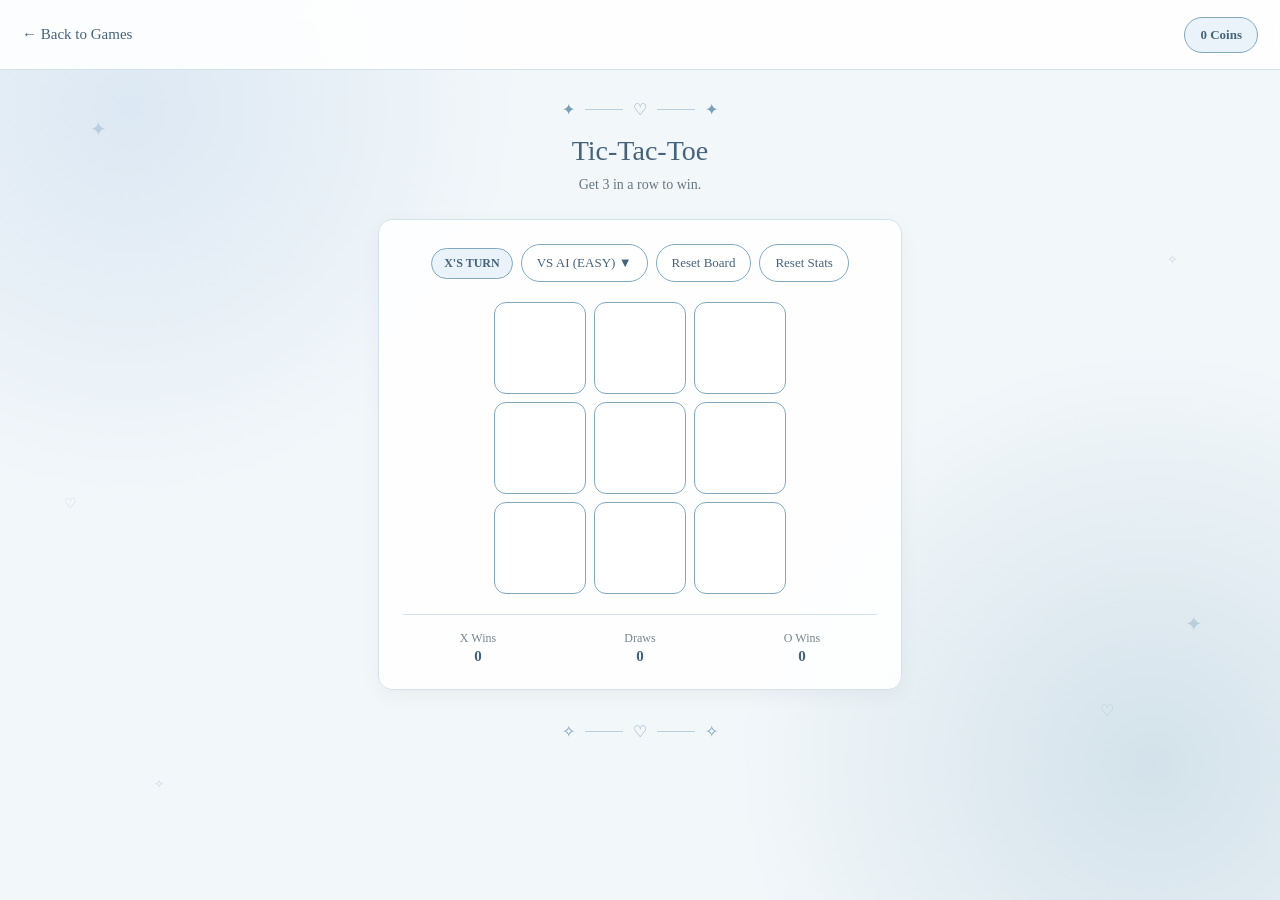
<file: games/tictactoe.html>
<!DOCTYPE html>
<html lang="en">
<head>
<meta charset="UTF-8">
<meta name="viewport" content="width=device-width, initial-scale=1.0, maximum-scale=1.0, user-scalable=no">
<title>Tic-Tac-Toe ♡</title>
<style>
:root {
    --bg-base:#f2f7fa;
    --bg-grad-1:#dce8f3;
    --bg-grad-2:#d3e2ea;
    --text-main:#3f5260;
    --text-heading:#46637a;
    --accent-border:#82a8bd;
    --accent-soft:#e9f3f9;
    --accent-badge:#dfe8f8;
    --ornament-color:#799eb8;
    --card-bg:rgba(255,255,255,.88);
    --header-bg:rgba(255,255,255,.88);
}
body[data-theme="pink"] {
    --bg-base:#faf2f5;
    --bg-grad-1:#f3dce5;
    --bg-grad-2:#ead3dc;
    --text-main:#603f4c;
    --text-heading:#7a4659;
    --accent-border:#bd8297;
    --accent-soft:#f9e9f0;
    --accent-badge:#f8dfe8;
    --ornament-color:#b87992;
    --card-bg:rgba(255,255,255,.88);
    --header-bg:rgba(255,255,255,.88);
}
body[data-theme="green"] {
    --bg-base:#f3f7f2;
    --bg-grad-1:#dce8dc;
    --bg-grad-2:#d3ead3;
    --text-main:#3f6043;
    --text-heading:#467a4c;
    --accent-border:#82bd8b;
    --accent-soft:#e9f9eb;
    --accent-badge:#dff8e2;
    --ornament-color:#79b882;
    --card-bg:rgba(255,255,255,.88);
    --header-bg:rgba(255,255,255,.88);
}
body[data-theme="lavender"] {
    --bg-base:#f5f2fa;
    --bg-grad-1:#e3dcf3;
    --bg-grad-2:#dad3ea;
    --text-main:#4a3f60;
    --text-heading:#59467a;
    --accent-border:#9882bd;
    --accent-soft:#f0e9f9;
    --accent-badge:#e9dff8;
    --ornament-color:#9379b8;
    --card-bg:rgba(255,255,255,.88);
    --header-bg:rgba(255,255,255,.88);
}
body[data-theme="yellow"] {
    --bg-base:#faf8f2;
    --bg-grad-1:#f3edd2;
    --bg-grad-2:#eae3c5;
    --text-main:#60573f;
    --text-heading:#7a6e46;
    --accent-border:#bdb182;
    --accent-soft:#f9f5e9;
    --accent-badge:#f8f3df;
    --ornament-color:#b8aa79;
    --card-bg:rgba(255,255,255,.88);
    --header-bg:rgba(255,255,255,.88);
}

* {
    box-sizing:border-box;
    min-width:0;
    -webkit-tap-highlight-color:transparent;
}

html {
    width:100%;
    max-width:100%;
    overflow-x:hidden;
}

body {
    width:100%;
    max-width:100%;
    min-height:100vh;
    margin:0;
    overflow-x:hidden;
    background:
        radial-gradient(circle at 10% 12%,var(--bg-grad-1) 0,transparent 28%),
        radial-gradient(circle at 90% 85%,var(--bg-grad-2) 0,transparent 30%),
        var(--bg-base);
    color:var(--text-main);
    font-family:Georgia,"Times New Roman",serif;
    user-select:none;
    transition:background .3s ease,color .3s ease;
}

.decorations {
    position:fixed;
    inset:0;
    width:100%;
    height:100%;
    pointer-events:none;
    overflow:hidden;
    z-index:-1;
}

.decorations span {
    position:absolute;
    color:var(--ornament-color);
    opacity:.35;
    animation:float 5s ease-in-out infinite;
}

.decorations span:nth-child(1){top:13%;left:7%;font-size:20px}
.decorations span:nth-child(2){top:28%;right:8%;font-size:13px;animation-delay:1s}
.decorations span:nth-child(3){top:55%;left:5%;font-size:14px;animation-delay:2s}
.decorations span:nth-child(4){top:68%;right:6%;font-size:21px;animation-delay:1.5s}
.decorations span:nth-child(5){bottom:12%;left:12%;font-size:12px;animation-delay:.5s}
.decorations span:nth-child(6){bottom:20%;right:13%;font-size:16px;animation-delay:2.5s}

@keyframes float {
    0%,100%{transform:translateY(0) rotate(0)}
    50%{transform:translateY(-7px) rotate(7deg)}
}

header {
    display:flex;
    align-items:center;
    justify-content:space-between;
    width:100%;
    min-height:70px;
    padding:15px 22px;
    background:var(--header-bg);
    backdrop-filter:blur(8px);
    border-bottom:1px solid var(--bg-grad-2);
    position:sticky;
    top:0;
    z-index:100;
    gap:16px;
}

.header-left,.header-right {
    display:flex;
    align-items:center;
    min-width:0;
}

.header-left{gap:12px}
.header-right{justify-content:flex-end;gap:10px}

.nav-link {
    color:var(--text-heading);
    text-decoration:none;
    font-size:15px;
    cursor:pointer;
    white-space:nowrap;
    transition:opacity .2s ease;
}

.nav-link:hover{opacity:.7}

.coin-display {
    background:var(--accent-soft);
    border:1px solid var(--accent-border);
    padding:9px 15px;
    border-radius:100px;
    font-size:13px;
    font-weight:bold;
    color:var(--text-heading);
    white-space:nowrap;
}

main {
    width:100%;
    max-width:560px;
    margin:0 auto;
    padding:28px 18px 40px;
    display:flex;
    flex-direction:column;
    align-items:center;
}

.ornament {
    display:flex;
    align-items:center;
    justify-content:center;
    gap:10px;
    height:22px;
    margin-bottom:15px;
    color:var(--ornament-color);
}

.ornament span{font-size:16px}
.ornament i {
    width:38px;
    height:1px;
    background:var(--ornament-color);
    opacity:.45;
}

h1 {
    color:var(--text-heading);
    font-weight:normal;
    font-size:28px;
    margin:0 0 7px;
    text-align:center;
}

p.subtitle {
    color:var(--text-main);
    opacity:.78;
    margin:0 0 24px;
    font-size:14px;
    text-align:center;
    line-height:1.5;
}

.game-card {
    width:100%;
    background:var(--card-bg);
    border:1px solid var(--bg-grad-2);
    border-radius:14px;
    padding:24px;
    display:flex;
    flex-direction:column;
    align-items:center;
    gap:20px;
    box-shadow:0 6px 20px rgba(0,0,0,.045);
}

.controls-row {
    width:100%;
    display:flex;
    justify-content:center;
    align-items:center;
    gap:8px;
    flex-wrap:wrap;
}

.turn-badge {
    background:var(--accent-soft);
    border:1px solid var(--accent-border);
    color:var(--text-heading);
    padding:7px 12px;
    border-radius:100px;
    font-size:12px;
    font-weight:bold;
}

.btn {
    padding:10px 15px;
    border:1px solid var(--accent-border);
    border-radius:100px;
    background:var(--card-bg);
    color:var(--text-heading);
    font-family:Georgia,"Times New Roman",serif;
    font-size:13px;
    cursor:pointer;
    transition:.2s ease;
}

.btn:hover {
    background:var(--accent-soft);
    transform:translateY(-1px);
}

.board {
    display:grid;
    grid-template-columns:repeat(3,92px);
    grid-template-rows:repeat(3,92px);
    gap:8px;
    width:292px;
    height:292px;
}

.tile {
    width:92px;
    height:92px;
    border:1px solid var(--accent-border);
    border-radius:12px;
    background:rgba(255,255,255,.7);
    display:flex;
    align-items:center;
    justify-content:center;
    font-size:40px;
    font-weight:bold;
    cursor:pointer;
    transition:background .2s ease,border-color .2s ease,transform .15s ease;
}

.tile:hover {
    background:var(--accent-soft);
    transform:translateY(-1px);
}

.tile.x-mark{color:#b85b56}
.tile.o-mark{color:#5b8868}

.score-bar {
    display:grid;
    grid-template-columns:repeat(3,1fr);
    gap:12px;
    width:100%;
    border-top:1px solid var(--bg-grad-2);
    padding-top:16px;
    text-align:center;
}

.score-item {
    display:flex;
    flex-direction:column;
    gap:2px;
}

.score-label {
    font-size:12px;
    opacity:.7;
}

.score-val {
    font-size:15px;
    color:var(--text-heading);
    font-weight:bold;
}.modal-overlay {
    display:none;
    position:fixed;
    inset:0;
    padding:20px;
    background:rgba(30,25,25,.3);
    backdrop-filter:blur(5px);
    z-index:500;
    align-items:center;
    justify-content:center;
}

.modal-card {
    position:relative;
    background:var(--card-bg);
    border:1px solid var(--accent-border);
    border-radius:18px;
    padding:32px 26px 26px;
    max-width:360px;
    width:100%;
    text-align:center;
    box-shadow:0 18px 50px rgba(0,0,0,.16);
    animation:victoryPop .35s ease;
    overflow:hidden;
}

.modal-card::before,
.modal-card::after {
    content:"✦";
    position:absolute;
    color:var(--ornament-color);
    opacity:.5;
    font-size:20px;
}

.modal-card::before{top:13px;left:18px}
.modal-card::after{top:13px;right:18px}

.victory-decoration {
    display:flex;
    align-items:center;
    justify-content:center;
    gap:9px;
    color:var(--ornament-color);
    margin-bottom:13px;
}

.victory-decoration span{font-size:15px}

.victory-decoration i {
    width:30px;
    height:1px;
    background:var(--ornament-color);
    opacity:.5;
}

.victory-symbol {
    width:66px;
    height:66px;
    margin:2px auto 14px;
    border-radius:50%;
    background:var(--accent-soft);
    border:1px solid var(--accent-border);
    display:flex;
    align-items:center;
    justify-content:center;
    color:var(--ornament-color);
    animation:victoryFloat 2s ease-in-out infinite;
}

.modal-card h2 {
    color:var(--text-heading);
    font-size:25px;
    font-weight:normal;
    margin:0 0 9px;
}

.modal-card p {
    color:var(--text-main);
    opacity:.82;
    font-size:14px;
    line-height:1.6;
    margin:0 0 21px;
}

.reward-amount {
    display:inline-block;
    margin:-5px 0 20px;
    padding:7px 13px;
    border-radius:100px;
    background:var(--accent-badge);
    border:1px solid var(--accent-border);
    color:var(--text-heading);
    font-size:13px;
    font-weight:bold;
}

.modal-card.game-over .victory-symbol {
    animation:none;
}

.confetti {
    position:absolute;
    pointer-events:none;
    color:var(--ornament-color);
    font-size:14px;
    animation:confettiFall 1.8s ease-out forwards;
}

.confetti:nth-child(1){left:18%;top:5%;animation-delay:0s}
.confetti:nth-child(2){left:32%;top:2%;animation-delay:.12s}
.confetti:nth-child(3){left:50%;top:4%;animation-delay:.2s}
.confetti:nth-child(4){right:32%;top:2%;animation-delay:.08s}
.confetti:nth-child(5){right:17%;top:6%;animation-delay:.18s}

@keyframes victoryPop {
    0%{transform:scale(.88);opacity:0}
    100%{transform:scale(1);opacity:1}
}

@keyframes victoryFloat {
    0%,100%{transform:translateY(0)}
    50%{transform:translateY(-5px)}
}

@keyframes confettiFall {
    0%{transform:translateY(0) rotate(0deg);opacity:0}
    15%{opacity:.8}
    100%{transform:translateY(115px) rotate(120deg);opacity:0}
}

@media(max-width:600px) {
    header{min-height:66px;padding:12px 11px;gap:8px}
    .game-card{padding:18px 12px}
    .modal-card{max-width:340px;padding:30px 21px 23px}
}

</style>
</head>
<body>

<div class="decorations">
    <span>✦</span>
    <span>✧</span>
    <span>♡</span>
    <span>✦</span>
    <span>✧</span>
    <span>♡</span>
</div>

<header>
    <div class="header-left">
        <a onclick="goBack()" class="nav-link">← Back to Games</a>
    </div>
    <div class="header-right">
        <div class="coin-display"><span class="coin-count">0</span> Coins</div>
    </div>
</header>

<main>
    <div class="ornament">
        <span>✦</span><i></i><span>♡</span><i></i><span>✦</span>
    </div>

    <h1>Tic-Tac-Toe</h1>

    <p class="subtitle">Get 3 in a row to win.</p>

    <div class="game-card">
        <div class="controls-row">
            <span class="turn-badge" id="status-text">X'S TURN</span>
            <button class="btn" onclick="openModeModal()"><span id="mode-label">VS AI (EASY)</span> ▼</button>
            <button class="btn" onclick="resetGame()">Reset Board</button>
            <button class="btn" onclick="resetStats()">Reset Stats</button>
        </div>

        <div class="board" id="board">
            <div class="tile" onclick="handleCellClick(0)"></div>
            <div class="tile" onclick="handleCellClick(1)"></div>
            <div class="tile" onclick="handleCellClick(2)"></div>
            <div class="tile" onclick="handleCellClick(3)"></div>
            <div class="tile" onclick="handleCellClick(4)"></div>
            <div class="tile" onclick="handleCellClick(5)"></div>
            <div class="tile" onclick="handleCellClick(6)"></div>
            <div class="tile" onclick="handleCellClick(7)"></div>
            <div class="tile" onclick="handleCellClick(8)"></div>
        </div>

        <div class="score-bar">
            <div class="score-item">
                <span class="score-label">X Wins</span>
                <span class="score-val" id="x-wins">0</span>
            </div>
            <div class="score-item">
                <span class="score-label">Draws</span>
                <span class="score-val" id="draws">0</span>
            </div>
            <div class="score-item">
                <span class="score-label">O Wins</span>
                <span class="score-val" id="o-wins">0</span>
            </div>
        </div>
    </div>

    <div class="ornament" style="margin-top:30px;margin-bottom:0;">
        <span>✧</span><i></i><span>♡</span><i></i><span>✧</span>
    </div>
</main>

<div id="mode-modal" class="modal-overlay" onclick="closeModeModal()">
    <div class="modal-card" onclick="event.stopPropagation()">
        <div class="victory-decoration">
            <span>✧</span><i></i><span>♡</span><i></i><span>✧</span>
        </div>
        <h2>Select Mode</h2>
        <button class="btn" onclick="setMode('easy')" style="width:100%;margin-bottom:8px;">VS AI (Easy)</button>
        <button class="btn" onclick="setMode('medium')" style="width:100%;margin-bottom:8px;">VS AI (Medium)</button>
        <button class="btn" onclick="setMode('hard')" style="width:100%;margin-bottom:8px;">VS AI (Hard)</button>
        <button class="btn" onclick="setMode('pvp')" style="width:100%;">2 Player (Local)</button>
    </div>
</div>

<div id="reward-modal" class="modal-overlay">
    <div class="modal-card" id="modal-card">
        <span class="confetti">✦</span>
        <span class="confetti">✧</span>
        <span class="confetti">♡</span>
        <span class="confetti">✦</span>
        <span class="confetti">✧</span>

        <div class="victory-decoration">
            <span>✧</span><i></i><span>♡</span><i></i><span>✧</span>
        </div>

        <div class="victory-symbol" id="modal-symbol"></div>

        <h2 id="modal-title">Victory!</h2>
        <p id="modal-desc"></p>
        <div class="reward-amount" id="reward-amount">+10 Coins</div>
        <button class="btn" onclick="closeModalAndReset()" style="width:100%;">Play Again</button>
    </div>
</div>

<script src="../script.js"></script>
<script>
function loadSavedTheme() {
    const savedTheme=localStorage.getItem("arcade_theme");
    if(["pink","green","lavender","yellow"].includes(savedTheme)) {
        document.body.setAttribute("data-theme",savedTheme);
    } else {
        document.body.removeAttribute("data-theme");
    }
}

loadSavedTheme();

const AudioFX={
    ctx:null,
    init(){
        if(!this.ctx){
            const AudioCtx=window.AudioContext||window.webkitAudioContext;
            if(AudioCtx)this.ctx=new AudioCtx();
        }
    },
    play(type){
        this.init();
        if(!this.ctx)return;
        if(this.ctx.state==="suspended")this.ctx.resume();

        const now=this.ctx.currentTime;
        const osc=this.ctx.createOscillator();
        const gain=this.ctx.createGain();

        osc.connect(gain);
        gain.connect(this.ctx.destination);

        if(type==="key"){
            osc.type="sine";
            osc.frequency.setValueAtTime(400,now);
            gain.gain.setValueAtTime(.05,now);
            gain.gain.exponentialRampToValueAtTime(.001,now+.05);
            osc.start(now);
            osc.stop(now+.05);
        } else if(type==="win"){
            osc.type="sine";
            osc.frequency.setValueAtTime(523.25,now);
            osc.frequency.setValueAtTime(659.25,now+.08);
            osc.frequency.setValueAtTime(783.99,now+.16);
            gain.gain.setValueAtTime(.2,now);
            gain.gain.exponentialRampToValueAtTime(.001,now+.35);
            osc.start(now);
            osc.stop(now+.35);
        } else if(type==="lose"){
            osc.type="triangle";
            osc.frequency.setValueAtTime(260,now);
            osc.frequency.exponentialRampToValueAtTime(110,now+.35);
            gain.gain.setValueAtTime(.2,now);
            gain.gain.exponentialRampToValueAtTime(.001,now+.35);
            osc.start(now);
            osc.stop(now+.35);
        }
    }
};

let board=["","","","","","","","",""];
let currentPlayer="X";
let gameActive=true;
let gameMode="easy";
let xWins=0;
let oWins=0;
let drawCount=0;

const winConditions=[
    [0,1,2],[3,4,5],[6,7,8],
    [0,3,6],[1,4,7],[2,5,8],
    [0,4,8],[2,4,6]
];

function goBack(){
    if(window.history.length>1)window.history.back();
    else window.location.href="../index.html";
}

function openModeModal(){
    document.getElementById("mode-modal").style.display="flex";
}

function closeModeModal(){
    document.getElementById("mode-modal").style.display="none";
}

function setMode(mode){
    gameMode=mode;
    const labels={
        easy:"VS AI (EASY)",
        medium:"VS AI (MEDIUM)",
        hard:"VS AI (HARD)",
        pvp:"2 PLAYER"
    };
    document.getElementById("mode-label").innerText=labels[mode];
    closeModeModal();
    resetGame();
    resetStats();
}

function resetStats(){
    xWins=0;
    oWins=0;
    drawCount=0;
    document.getElementById("x-wins").innerText="0";
    document.getElementById("o-wins").innerText="0";
    document.getElementById("draws").innerText="0";
  }function handleCellClick(index){
    if(board[index]!==""||!gameActive)return;

    makeMove(index,currentPlayer);

    if(gameActive&&gameMode!=="pvp"&&currentPlayer==="O"){
        setTimeout(aiMove,250);
    }
}

function makeMove(index,player){
    AudioFX.play("key");
    board[index]=player;

    const tile=document.querySelectorAll(".tile")[index];
    tile.innerText=player;
    tile.classList.add(player==="X"?"x-mark":"o-mark");

    if(checkWin(player)){
        endGame(false,player);
    } else if(board.every(c=>c!=="")){
        endGame(true,null);
    } else {
        currentPlayer=currentPlayer==="X"?"O":"X";
        document.getElementById("status-text").innerText=`${currentPlayer}'S TURN`;
    }
}

function getRandomMove(){
    const emptyIndices=board
        .map((val,idx)=>val===""?idx:null)
        .filter(val=>val!==null);

    return emptyIndices[Math.floor(Math.random()*emptyIndices.length)];
}

function aiMove(){
    if(!gameActive)return;

    let move;

    if(gameMode==="easy"){
        move=getRandomMove();
    } else if(gameMode==="medium"){
        if(Math.random()<.5){
            move=minimax(board,"O").index;
        } else {
            move=getRandomMove();
        }
    } else if(gameMode==="hard"){
        if(Math.random()<.85){
            move=minimax(board,"O").index;
        } else {
            move=getRandomMove();
        }
    }

    if(move!==undefined)makeMove(move,"O");
}

function checkWin(player){
    return winConditions.some(cond=>cond.every(idx=>board[idx]===player));
}

function showVictoryModal(reward){
    const modal=document.getElementById("reward-modal");
    const card=document.getElementById("modal-card");
    const title=document.getElementById("modal-title");
    const desc=document.getElementById("modal-desc");
    const amount=document.getElementById("reward-amount");
    const symbol=document.getElementById("modal-symbol");

    card.classList.remove("game-over");
    title.innerText="Victory!";
    desc.innerText=`X won the match and earned ${reward} Coins.`;
    amount.style.display="inline-block";
    amount.innerText=`+${reward} Coins`;

    symbol.innerHTML=`
        <svg width="32" height="32" viewBox="0 0 24 24" fill="currentColor">
            <path d="M12 21.35l-1.45-1.32C5.4 15.36 2 12.28 2 8.5 2 5.42 4.42 3 7.5 3c1.74 0 3.41.81 4.5 2.09C13.09 3.81 14.76 3 16.5 3 19.58 3 22 5.42 22 8.5c0 3.78-3.4 6.86-8.55 11.54L12 21.35z"/>
        </svg>
    `;

    modal.style.display="flex";
}

function showGameOverModal(headingText,msg){
    const modal=document.getElementById("reward-modal");
    const card=document.getElementById("modal-card");
    const title=document.getElementById("modal-title");
    const desc=document.getElementById("modal-desc");
    const amount=document.getElementById("reward-amount");
    const symbol=document.getElementById("modal-symbol");

    card.classList.add("game-over");
    title.innerText=headingText;
    desc.innerText=msg;
    amount.style.display="none";

    symbol.innerHTML=`
        <svg width="32" height="32" viewBox="0 0 32 32" fill="currentColor">
            <path d="M16 28l-1.8-1.6C7.6 20.4 3 16.3 3 11.2 3 7 6.3 3.5 10.5 3.5c2.4 0 4.7 1.1 6.2 3 1.5-1.9 3.8-3 6.2-3C25.7 3.5 29 7 29 11.2c0 5.1-4.6 9.2-11.2 15.2L16 28z" fill="none"/>
            <path d="M16 28l-1.8-1.6C7.6 20.4 3 16.3 3 11.2 3 7 6.3 3.5 10.5 3.5c2.4 0 4.7 1.1 6.2 3V12l-3 3 4 4-5 5 1.6 3z"/>
            <path d="M16.7 6.5c1.5-1.9 3.8-3 6.2-3C25.7 3.5 29 7 29 11.2c0 5.1-4.6 9.2-11.2 15.2L16 28v-6l3-3-4-4 3-3V6.5z"/>
        </svg>
    `;

    modal.style.display="flex";
}

function endGame(isDraw,winner){
    gameActive=false;

    if(isDraw){
        drawCount++;
        document.getElementById("draws").innerText=drawCount;
        AudioFX.play("lose");
        showGameOverModal("Draw!","It's a tie.");
    } else if(winner==="X"){
        xWins++;
        document.getElementById("x-wins").innerText=xWins;
        AudioFX.play("win");

        let reward=10;

        if(gameMode==="medium")reward=18;
        if(gameMode==="hard")reward=25;

        if(gameMode!=="pvp"){
            if(typeof addCoins==="function")addCoins(reward);
            if(typeof updateCoinDisplays==="function")updateCoinDisplays();
            showVictoryModal(reward);
        } else {
            const modal=document.getElementById("reward-modal");
            const card=document.getElementById("modal-card");
            const title=document.getElementById("modal-title");
            const desc=document.getElementById("modal-desc");
            const amount=document.getElementById("reward-amount");
            const symbol=document.getElementById("modal-symbol");

            card.classList.remove("game-over");
            title.innerText="Victory!";
            desc.innerText="X won the match.";
            amount.style.display="none";

            symbol.innerHTML=`
                <svg width="32" height="32" viewBox="0 0 24 24" fill="currentColor">
                    <path d="M12 21.35l-1.45-1.32C5.4 15.36 2 12.28 2 8.5 2 5.42 4.42 3 7.5 3c1.74 0 3.41.81 4.5 2.09C13.09 3.81 14.76 3 16.5 3 19.58 3 22 5.42 22 8.5c0 3.78-3.4 6.86-8.55 11.54L12 21.35z"/>
                </svg>
            `;

            modal.style.display="flex";
        }
    } else {
        oWins++;
        document.getElementById("o-wins").innerText=oWins;
        AudioFX.play("lose");
        showGameOverModal("Game Over","O won the match.");
    }
}

function closeModalAndReset(){
    document.getElementById("reward-modal").style.display="none";
    resetGame();
}

function resetGame(){
    board=["","","","","","","","",""];
    currentPlayer="X";
    gameActive=true;

    document.getElementById("status-text").innerText="X'S TURN";

    document.querySelectorAll(".tile").forEach(tile=>{
        tile.innerText="";
        tile.classList.remove("x-mark","o-mark");
    });
}

function minimax(newBoard,player){
    const availSpots=newBoard
        .map((val,idx)=>val===""?idx:null)
        .filter(val=>val!==null);

    if(checkWinCond(newBoard,"X"))return{score:-10};
    if(checkWinCond(newBoard,"O"))return{score:10};
    if(availSpots.length===0)return{score:0};

    const moves=[];

    for(let i=0;i<availSpots.length;i++){
        const move={};
        move.index=availSpots[i];
        newBoard[availSpots[i]]=player;

        if(player==="O"){
            const result=minimax(newBoard,"X");
            move.score=result.score;
        } else {
            const result=minimax(newBoard,"O");
            move.score=result.score;
        }

        newBoard[availSpots[i]]="";
        moves.push(move);
    }

    let bestMove;

    if(player==="O"){
        let bestScore=-10000;

        for(let i=0;i<moves.length;i++){
            if(moves[i].score>bestScore){
                bestScore=moves[i].score;
                bestMove=i;
            }
        }
    } else {
        let bestScore=10000;

        for(let i=0;i<moves.length;i++){
            if(moves[i].score<bestScore){
                bestScore=moves[i].score;
                bestMove=i;
            }
        }
    }

    return moves[bestMove];
}

function checkWinCond(boardState,player){
    return winConditions.some(cond=>cond.every(idx=>boardState[idx]===player));
}

document.addEventListener("DOMContentLoaded",function(){
    loadSavedTheme();
    if(typeof updateCoinDisplays==="function")updateCoinDisplays();
    resetGame();
});
</script>
</body>
</html>
</file>
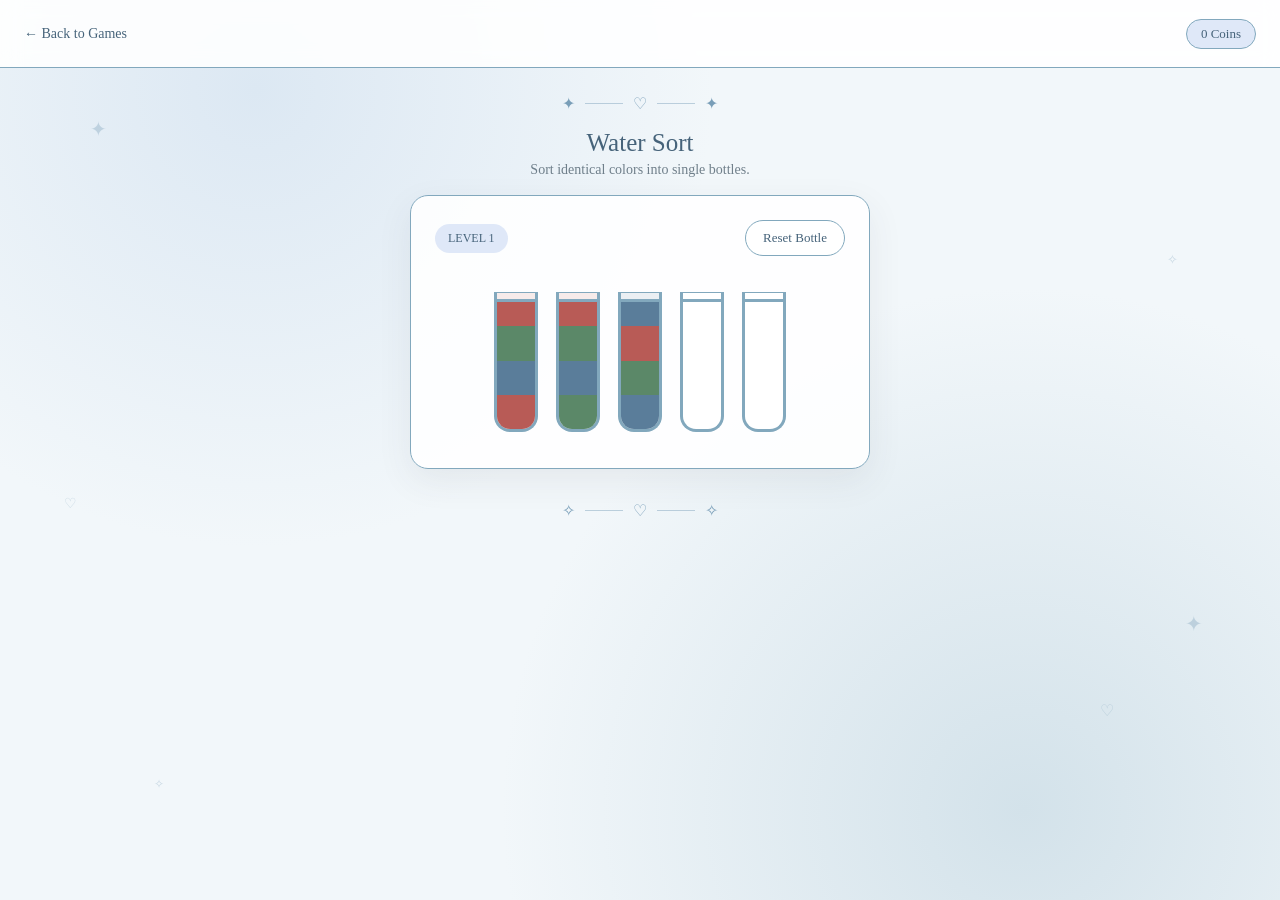
<file: games/watersort.html>
<!DOCTYPE html>
<html lang="en">
<head>
    <meta charset="UTF-8">
    <meta name="viewport" content="width=device-width, initial-scale=1.0, maximum-scale=1.0, user-scalable=no">
    <title>Water Sort</title>
    <style>
        * { box-sizing: border-box; -webkit-tap-highlight-color: transparent; }

        :root {
            --bg-base: #f2f7fa;
            --bg-grad-1: #dce8f3;
            --bg-grad-2: #d3e2ea;
            --text-main: #3f5260;
            --text-heading: #46637a;
            --accent-border: #82a8bd;
            --accent-soft: #e9f3f9;
            --accent-badge: #dfe8f8;
            --ornament-color: #799eb8;
            --card-bg: rgba(255, 255, 255, 0.88);
            --header-bg: rgba(255, 255, 255, 0.88);
        }

        body[data-theme="pink"] {
            --bg-base: #faf2f5;
            --bg-grad-1: #f3dce5;
            --bg-grad-2: #ead3dc;
            --text-main: #603f4c;
            --text-heading: #7a4659;
            --accent-border: #bd8297;
            --accent-soft: #f9e9f0;
            --accent-badge: #f8dfe8;
            --ornament-color: #b87992;
        }

        body[data-theme="green"] {
            --bg-base: #f3f7f2;
            --bg-grad-1: #dce8dc;
            --bg-grad-2: #d3ead3;
            --text-main: #3f6043;
            --text-heading: #467a4c;
            --accent-border: #82bd8b;
            --accent-soft: #e9f9eb;
            --accent-badge: #dff8e2;
            --ornament-color: #79b882;
        }

        body[data-theme="lavender"] {
            --bg-base: #f5f2fa;
            --bg-grad-1: #e3dcf3;
            --bg-grad-2: #dad3ea;
            --text-main: #4a3f60;
            --text-heading: #59467a;
            --accent-border: #9882bd;
            --accent-soft: #f0e9f9;
            --accent-badge: #e9dff8;
            --ornament-color: #9379b8;
        }

        body[data-theme="yellow"] {
            --bg-base: #faf8f2;
            --bg-grad-1: #f3edd2;
            --bg-grad-2: #eae3c5;
            --text-main: #60573f;
            --text-heading: #7a6e46;
            --accent-border: #bdb182;
            --accent-soft: #f9f5e9;
            --accent-badge: #f8f3df;
            --ornament-color: #b8aa79;
        }

        body {
            margin: 0;
            min-height: 100vh;
            background:
                radial-gradient(circle at 20% 10%, var(--bg-grad-1), transparent 35%),
                radial-gradient(circle at 80% 90%, var(--bg-grad-2), transparent 40%),
                var(--bg-base);
            color: var(--text-main);
            font-family: Georgia, "Times New Roman", serif;
            user-select: none;
            transition: background 0.3s ease, color 0.3s ease;
        }

        header {
            display: flex;
            justify-content: space-between;
            align-items: center;
            padding: 14px 24px;
            min-height: 68px;
            background: var(--header-bg);
            border-bottom: 1px solid var(--accent-border);
            backdrop-filter: blur(10px);
            position: sticky;
            top: 0;
            z-index: 100;
        }

        .header-left, .header-right {
            display: flex;
            align-items: center;
            gap: 12px;
        }

        .nav-link {
            color: var(--text-heading);
            text-decoration: none;
            font-size: 14px;
            cursor: pointer;
        }

        .nav-link:hover { opacity: 0.7; }

        .coin-display {
            background: var(--accent-badge);
            border: 1px solid var(--accent-border);
            padding: 6px 14px;
            border-radius: 100px;
            font-size: 13px;
            color: var(--text-heading);
        }

        main {
            padding: 24px 20px 35px;
            display: flex;
            flex-direction: column;
            align-items: center;
            max-width: 500px;
            margin: 0 auto;
        }

        h1 {
            color: var(--text-heading);
            font-weight: normal;
            font-size: 25px;
            margin: 0 0 5px;
        }

        p.subtitle {
            color: var(--text-main);
            opacity: 0.72;
            margin: 0 0 17px;
            font-size: 14px;
            text-align: center;
        }

        .ornament {
            display: flex;
            align-items: center;
            justify-content: center;
            gap: 10px;
            height: 22px;
            margin-bottom: 15px;
            color: var(--ornament-color);
        }

        .ornament span { font-size: 16px; }

        .ornament i {
            width: 38px;
            height: 1px;
            background: var(--ornament-color);
            opacity: 0.45;
        }

        .decorations {
            position: fixed;
            inset: 0;
            width: 100%;
            height: 100%;
            pointer-events: none;
            overflow: hidden;
            z-index: -1;
        }

        .decorations span {
            position: absolute;
            color: var(--ornament-color);
            opacity: 0.35;
            animation: float 5s ease-in-out infinite;
        }

        .decorations span:nth-child(1) { top: 13%; left: 7%; font-size: 20px; }
        .decorations span:nth-child(2) { top: 28%; right: 8%; font-size: 13px; animation-delay: 1s; }
        .decorations span:nth-child(3) { top: 55%; left: 5%; font-size: 14px; animation-delay: 2s; }
        .decorations span:nth-child(4) { top: 68%; right: 6%; font-size: 21px; animation-delay: 1.5s; }
        .decorations span:nth-child(5) { bottom: 12%; left: 12%; font-size: 12px; animation-delay: 0.5s; }
        .decorations span:nth-child(6) { bottom: 20%; right: 13%; font-size: 16px; animation-delay: 2.5s; }

        @keyframes float {
            0%, 100% { transform: translateY(0) rotate(0); }
            50% { transform: translateY(-7px) rotate(7deg); }
        }

        .game-card {
            background: var(--card-bg);
            border: 1px solid var(--accent-border);
            border-radius: 18px;
            padding: 24px;
            width: 100%;
            display: flex;
            flex-direction: column;
            align-items: center;
            gap: 24px;
            box-shadow: 0 12px 35px rgba(60, 70, 80, 0.08);
        }

        .controls-row {
            width: 100%;
            display: flex;
            justify-content: space-between;
            align-items: center;
        }

        .level-badge {
            background: var(--accent-badge);
            color: var(--text-heading);
            padding: 7px 13px;
            border-radius: 100px;
            font-size: 12px;
        }

        .btn {
            padding: 9px 17px;
            border: 1px solid var(--accent-border);
            border-radius: 100px;
            background: var(--card-bg);
            color: var(--text-heading);
            font-family: Georgia, "Times New Roman", serif;
            font-size: 13px;
            cursor: pointer;
            transition: all 0.2s ease;
        }

        .btn:hover {
            background: var(--accent-soft);
            transform: translateY(-1px);
        }

        .bottles-container {
            display: flex;
            justify-content: center;
            flex-wrap: wrap;
            gap: 24px 18px;
            width: 100%;
            padding: 12px 0;
        }

        .bottle {
            width: 44px;
            height: 140px;
            border: 3px solid var(--accent-border);
            border-top: none;
            border-radius: 0 0 16px 16px;
            display: flex;
            flex-direction: column-reverse;
            overflow: hidden;
            cursor: pointer;
            position: relative;
            background: rgba(255, 255, 255, 0.6);
            transition: transform 0.2s ease, border-color 0.2s ease;
        }

        .bottle::before {
            content: '';
            position: absolute;
            top: -2px;
            left: -4px;
            right: -4px;
            height: 6px;
            border: 3px solid var(--accent-border);
            border-radius: 4px;
            background: var(--card-bg);
        }

        .bottle.selected {
            transform: translateY(-16px);
            border-color: var(--ornament-color);
        }

        .bottle.selected::before {
            border-color: var(--ornament-color);
        }

        .water-segment {
            width: 100%;
            height: 25%;
            transition: height 0.3s ease, background-color 0.3s ease;
        }        .modal-overlay {
            display: none;
            position: fixed;
            inset: 0;
            padding: 20px;
            background: rgba(30, 25, 25, 0.3);
            backdrop-filter: blur(5px);
            z-index: 500;
            align-items: center;
            justify-content: center;
        }

        .modal-card {
            position: relative;
            background: var(--card-bg);
            border: 1px solid var(--accent-border);
            border-radius: 18px;
            padding: 32px 26px 26px;
            max-width: 360px;
            width: 100%;
            text-align: center;
            box-shadow: 0 18px 50px rgba(0, 0, 0, 0.16);
            animation: victoryPop 0.35s ease;
            overflow: hidden;
        }

        .modal-card::before,
        .modal-card::after {
            content: "✦";
            position: absolute;
            color: var(--ornament-color);
            opacity: 0.5;
            font-size: 20px;
        }

        .modal-card::before { top: 13px; left: 18px; }
        .modal-card::after { top: 13px; right: 18px; }

        .victory-decoration {
            display: flex;
            align-items: center;
            justify-content: center;
            gap: 9px;
            color: var(--ornament-color);
            margin-bottom: 13px;
        }

        .victory-decoration span { font-size: 15px; }

        .victory-decoration i {
            width: 30px;
            height: 1px;
            background: var(--ornament-color);
            opacity: 0.5;
        }

        .victory-symbol {
            width: 66px;
            height: 66px;
            margin: 2px auto 14px;
            border-radius: 50%;
            background: var(--accent-soft);
            border: 1px solid var(--accent-border);
            display: flex;
            align-items: center;
            justify-content: center;
            color: var(--ornament-color);
            animation: victoryFloat 2s ease-in-out infinite;
        }

        .modal-card h2 {
            color: var(--text-heading);
            font-size: 25px;
            font-weight: normal;
            margin: 0 0 9px;
        }

        .modal-card p {
            color: var(--text-main);
            opacity: 0.82;
            font-size: 14px;
            line-height: 1.6;
            margin: 0 0 21px;
        }

        .reward-amount {
            display: inline-block;
            margin: -5px 0 20px;
            padding: 7px 13px;
            border-radius: 100px;
            background: var(--accent-badge);
            border: 1px solid var(--accent-border);
            color: var(--text-heading);
            font-size: 13px;
        }

        .modal-card.game-over .victory-symbol {
            animation: none;
        }

        .confetti {
            position: absolute;
            pointer-events: none;
            color: var(--ornament-color);
            font-size: 14px;
            animation: confettiFall 1.8s ease-out forwards;
        }

        .confetti:nth-child(1) { left: 18%; top: 5%; animation-delay: 0s; }
        .confetti:nth-child(2) { left: 32%; top: 2%; animation-delay: 0.12s; }
        .confetti:nth-child(3) { left: 50%; top: 4%; animation-delay: 0.2s; }
        .confetti:nth-child(4) { right: 32%; top: 2%; animation-delay: 0.08s; }
        .confetti:nth-child(5) { right: 17%; top: 6%; animation-delay: 0.18s; }

        @keyframes victoryPop {
            0% { transform: scale(0.88); opacity: 0; }
            100% { transform: scale(1); opacity: 1; }
        }

        @keyframes victoryFloat {
            0%, 100% { transform: translateY(0); }
            50% { transform: translateY(-5px); }
        }

        @keyframes confettiFall {
            0% { transform: translateY(0) rotate(0deg); opacity: 0; }
            15% { opacity: 0.8; }
            100% { transform: translateY(115px) rotate(120deg); opacity: 0; }
        }

        @media (max-width: 600px) {
            header {
                min-height: 66px;
                padding: 12px 11px;
                gap: 8px;
            }

            main {
                padding: 20px 14px 30px;
            }

            .game-card {
                padding: 20px 16px;
            }

            .modal-card {
                max-width: 340px;
                padding: 30px 21px 23px;
            }
        }
    </style>
</head>
<body>

    <div class="decorations">
        <span>✦</span>
        <span>✧</span>
        <span>♡</span>
        <span>✦</span>
        <span>✧</span>
        <span>♡</span>
    </div>

    <header>
        <div class="header-left">
            <a onclick="goBack()" class="nav-link">← Back to Games</a>
        </div>

        <div class="header-right">
            <div class="coin-display"><span class="coin-count">0</span> Coins</div>
        </div>
    </header>

    <main>
        <div class="ornament">
            <span>✦</span><i></i><span>♡</span><i></i><span>✦</span>
        </div>

        <h1>Water Sort</h1>
        <p class="subtitle">Sort identical colors into single bottles.</p>

        <div class="game-card">
            <div class="controls-row">
                <span class="level-badge" id="level-display">LEVEL 1</span>
                <button class="btn" onclick="restartLevel()">Reset Bottle</button>
            </div>

            <div class="bottles-container" id="bottles-container"></div>
        </div>

        <div class="ornament" style="margin-top: 30px; margin-bottom: 0;">
            <span>✧</span><i></i><span>♡</span><i></i><span>✧</span>
        </div>
    </main>

    <div id="reward-modal" class="modal-overlay">
        <div class="modal-card">
            <span class="confetti">✦</span>
            <span class="confetti">✧</span>
            <span class="confetti">♡</span>
            <span class="confetti">✦</span>
            <span class="confetti">✧</span>

            <div class="victory-decoration">
                <span>✦</span>
                <i></i>
                <span>♡</span>
                <i></i>
                <span>✦</span>
            </div>

            <div class="victory-symbol" id="victory-symbol">
                <svg width="32" height="32" viewBox="0 0 24 24" fill="currentColor">
                    <path d="M12 21.35l-1.45-1.32C5.4 15.36 2 12.28 2 8.5 2 5.42 4.42 3 7.5 3c1.74 0 3.41.81 4.5 2.09C13.09 3.81 14.76 3 16.5 3 19.58 3 22 5.42 22 8.5c0 3.78-3.4 6.86-8.55 11.54L12 21.35z"/>
                </svg>
            </div>

            <h2 id="modal-title">Level Clear!</h2>
            <p id="modal-desc">You organized all liquids.</p>

            <div class="reward-amount" id="reward-amount">+25 Coins</div>

            <button class="btn" onclick="nextLevel()" style="width: 100%;">Next Level</button>
        </div>
    </div>

    <script src="../script.js"></script>    <script>
        const AudioFX = {
            ctx: null,
            init() {
                if (!this.ctx) {
                    const AudioCtx = window.AudioContext || window.webkitAudioContext;
                    if (AudioCtx) this.ctx = new AudioCtx();
                }
            },
            play(type) {
                this.init();
                if (!this.ctx) return;
                if (this.ctx.state === 'suspended') this.ctx.resume();

                const now = this.ctx.currentTime;
                const osc = this.ctx.createOscillator();
                const gain = this.ctx.createGain();
                osc.connect(gain);
                gain.connect(this.ctx.destination);

                if (type === 'select') {
                    osc.type = 'sine';
                    osc.frequency.setValueAtTime(350, now);
                    gain.gain.setValueAtTime(0.05, now);
                    gain.gain.exponentialRampToValueAtTime(0.001, now + 0.05);
                    osc.start(now);
                    osc.stop(now + 0.05);
                } else if (type === 'pour') {
                    osc.type = 'sine';
                    osc.frequency.setValueAtTime(450, now);
                    osc.frequency.exponentialRampToValueAtTime(600, now + 0.12);
                    gain.gain.setValueAtTime(0.08, now);
                    gain.gain.exponentialRampToValueAtTime(0.001, now + 0.12);
                    osc.start(now);
                    osc.stop(now + 0.12);
                } else if (type === 'win') {
                    osc.type = 'sine';
                    osc.frequency.setValueAtTime(523.25, now);
                    osc.frequency.setValueAtTime(659.25, now + 0.08);
                    osc.frequency.setValueAtTime(783.99, now + 0.16);
                    gain.gain.setValueAtTime(0.2, now);
                    gain.gain.exponentialRampToValueAtTime(0.001, now + 0.35);
                    osc.start(now);
                    osc.stop(now + 0.35);
                }
            }
        };

        const COLOR_PALETTE = [
            '#b85b56',
            '#5b8868',
            '#5a7d9a',
            '#d4a359',
            '#8d6380',
            '#c78351'
        ];

        let currentLevel = 1;
        let bottles = [];
        let selectedBottleIdx = null;

        function goBack() {
            if (window.history.length > 1) {
                window.history.back();
            } else {
                window.location.href = '../index.html';
            }
        }

        function loadSavedTheme() {
            const savedTheme = localStorage.getItem('arcade_theme');
            if (savedTheme) {
                document.body.setAttribute('data-theme', savedTheme);
            }
        }

        function showVictoryModal() {
            const modal = document.getElementById('reward-modal');
            const card = modal.querySelector('.modal-card');
            const symbol = document.getElementById('victory-symbol');
            const amount = document.getElementById('reward-amount');

            card.classList.remove('game-over');

            symbol.innerHTML = `
                <svg width="32" height="32" viewBox="0 0 24 24" fill="currentColor">
                    <path d="M12 21.35l-1.45-1.32C5.4 15.36 2 12.28 2 8.5 2 5.42 4.42 3 7.5 3c1.74 0 3.41.81 4.5 2.09C13.09 3.81 14.76 3 16.5 3 19.58 3 22 5.42 22 8.5c0 3.78-3.4 6.86-8.55 11.54L12 21.35z"/>
                </svg>
            `;

            document.getElementById('modal-title').innerText = 'Level Clear!';
            document.getElementById('modal-desc').innerText = 'You organized all liquids and earned 25 Coins!';
            amount.style.display = 'inline-block';
            amount.innerText = '+25 Coins';
            modal.style.display = 'flex';
        }

        function initLevel() {
            selectedBottleIdx = null;
            document.getElementById('level-display').innerText = `LEVEL ${currentLevel}`;

            const numColors = Math.min(3 + Math.floor(currentLevel / 2), 6);
            let pool = [];

            for (let i = 0; i < numColors; i++) {
                for (let j = 0; j < 4; j++) {
                    pool.push(COLOR_PALETTE[i]);
                }
            }

            pool.sort(() => Math.random() - 0.5);

            bottles = [];

            for (let i = 0; i < numColors; i++) {
                bottles.push(pool.slice(i * 4, (i + 1) * 4));
            }

            bottles.push([]);
            bottles.push([]);

            renderBottles();
        }

        function renderBottles() {
            const container = document.getElementById('bottles-container');
            container.innerHTML = '';

            bottles.forEach((bottle, idx) => {
                const bDiv = document.createElement('div');
                bDiv.className = `bottle ${selectedBottleIdx === idx ? 'selected' : ''}`;
                bDiv.onclick = () => handleBottleClick(idx);

                bottle.forEach(color => {
                    const seg = document.createElement('div');
                    seg.className = 'water-segment';
                    seg.style.backgroundColor = color;
                    bDiv.appendChild(seg);
                });

                container.appendChild(bDiv);
            });
        }

        function handleBottleClick(idx) {
            if (selectedBottleIdx === null) {
                if (bottles[idx].length > 0) {
                    selectedBottleIdx = idx;
                    AudioFX.play('select');
                }
            } else if (selectedBottleIdx === idx) {
                selectedBottleIdx = null;
                AudioFX.play('select');
            } else {
                pourWater(selectedBottleIdx, idx);
            }

            renderBottles();
        }

        function pourWater(fromIdx, toIdx) {
            const fromBottle = bottles[fromIdx];
            const toBottle = bottles[toIdx];

            if (fromBottle.length === 0) return;

            if (toBottle.length >= 4) {
                selectedBottleIdx = toIdx;
                AudioFX.play('select');
                return;
            }

            const topColor = fromBottle[fromBottle.length - 1];

            if (toBottle.length === 0 || toBottle[toBottle.length - 1] === topColor) {
                while (
                    fromBottle.length > 0 &&
                    fromBottle[fromBottle.length - 1] === topColor &&
                    toBottle.length < 4
                ) {
                    toBottle.push(fromBottle.pop());
                }

                AudioFX.play('pour');
                selectedBottleIdx = null;
                checkWinCondition();
            } else {
                selectedBottleIdx = toIdx;
                AudioFX.play('select');
            }
        }

        function checkWinCondition() {
            const isSolved = bottles.every(
                b => b.length === 0 ||
                (b.length === 4 && b.every(color => color === b[0]))
            );

            if (isSolved) {
                AudioFX.play('win');

                if (typeof addCoins === 'function') {
                    addCoins(25);
                }

                setTimeout(showVictoryModal, 300);
            }
        }

        function restartLevel() {
            initLevel();
        }

        function nextLevel() {
            document.getElementById('reward-modal').style.display = 'none';
            currentLevel++;
            initLevel();
        }

        document.addEventListener('DOMContentLoaded', () => {
            loadSavedTheme();

            if (typeof updateCoinDisplays === 'function') {
                updateCoinDisplays();
            }

            initLevel();
        });
    </script>
</body>
</html>
</file>
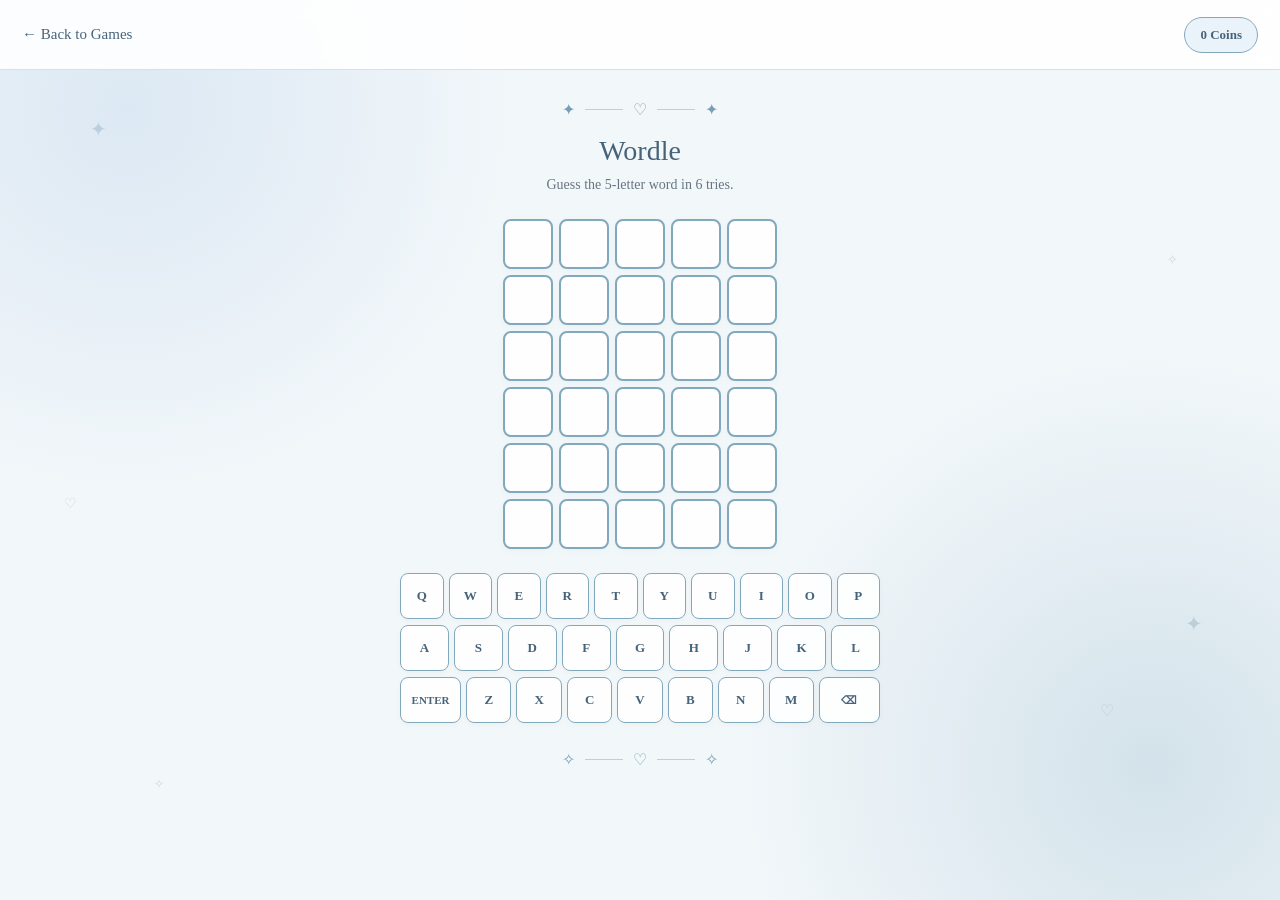
<file: games/wordle.html>
<!DOCTYPE html>
<html lang="en">
<head>
    <meta charset="UTF-8">
    <meta name="viewport" content="width=device-width, initial-scale=1.0">
    <title>Wordle</title>
    <style>
        :root {
            --bg-base: #f2f7fa;
            --bg-grad-1: #dce8f3;
            --bg-grad-2: #d3e2ea;
            --text-main: #3f5260;
            --text-heading: #46637a;
            --accent-border: #82a8bd;
            --accent-soft: #e9f3f9;
            --accent-badge: #dfe8f8;
            --ornament-color: #799eb8;
            --card-bg: rgba(255, 255, 255, 0.88);
            --header-bg: rgba(255, 255, 255, 0.88);
        }

        body[data-theme="pink"] {
            --bg-base: #faf2f5;
            --bg-grad-1: #f3dce5;
            --bg-grad-2: #ead3dc;
            --text-main: #603f4c;
            --text-heading: #7a4659;
            --accent-border: #bd8297;
            --accent-soft: #f9e9f0;
            --accent-badge: #f8dfe8;
            --ornament-color: #b87992;
            --card-bg: rgba(255, 255, 255, 0.88);
            --header-bg: rgba(255, 255, 255, 0.88);
        }

        body[data-theme="green"] {
            --bg-base: #f3f7f2;
            --bg-grad-1: #dce8dc;
            --bg-grad-2: #d3ead3;
            --text-main: #3f6043;
            --text-heading: #467a4c;
            --accent-border: #82bd8b;
            --accent-soft: #e9f9eb;
            --accent-badge: #dff8e2;
            --ornament-color: #79b882;
            --card-bg: rgba(255, 255, 255, 0.88);
            --header-bg: rgba(255, 255, 255, 0.88);
        }

        body[data-theme="lavender"] {
            --bg-base: #f5f2fa;
            --bg-grad-1: #e3dcf3;
            --bg-grad-2: #dad3ea;
            --text-main: #4a3f60;
            --text-heading: #59467a;
            --accent-border: #9882bd;
            --accent-soft: #f0e9f9;
            --accent-badge: #e9dff8;
            --ornament-color: #9379b8;
            --card-bg: rgba(255, 255, 255, 0.88);
            --header-bg: rgba(255, 255, 255, 0.88);
        }

        body[data-theme="yellow"] {
            --bg-base: #faf8f2;
            --bg-grad-1: #f3edd2;
            --bg-grad-2: #eae3c5;
            --text-main: #60573f;
            --text-heading: #7a6e46;
            --accent-border: #bdb182;
            --accent-soft: #f9f5e9;
            --accent-badge: #f8f3df;
            --ornament-color: #b8aa79;
            --card-bg: rgba(255, 255, 255, 0.88);
            --header-bg: rgba(255, 255, 255, 0.88);
        }

        * {
            box-sizing: border-box;
            min-width: 0;
            -webkit-tap-highlight-color: transparent;
        }

        html {
            width: 100%;
            max-width: 100%;
            overflow-x: hidden;
        }

        body {
            width: 100%;
            max-width: 100%;
            min-height: 100vh;
            margin: 0;
            overflow-x: hidden;
            background:
                radial-gradient(circle at 10% 12%, var(--bg-grad-1) 0, transparent 28%),
                radial-gradient(circle at 90% 85%, var(--bg-grad-2) 0, transparent 30%),
                var(--bg-base);
            color: var(--text-main);
            font-family: Georgia, "Times New Roman", serif;
            transition: background 0.3s ease, color 0.3s ease;
        }
                header {
            display: flex;
            align-items: center;
            justify-content: space-between;
            width: 100%;
            min-height: 70px;
            padding: 15px 22px;
            background: var(--header-bg);
            backdrop-filter: blur(8px);
            border-bottom: 1px solid var(--bg-grad-2);
            position: sticky;
            top: 0;
            z-index: 100;
            gap: 16px;
        }

        .header-left,
        .header-right {
            display: flex;
            align-items: center;
            min-width: 0;
        }

        .header-left {
            gap: 12px;
        }

        .header-right {
            justify-content: flex-end;
            gap: 10px;
        }

        .nav-link {
            color: var(--text-heading);
            text-decoration: none;
            font-size: 15px;
            font-weight: normal;
            cursor: pointer;
            white-space: nowrap;
            transition: opacity 0.2s ease;
        }

        .nav-link:hover {
            opacity: 0.7;
        }

        .coin-display {
            background: var(--accent-soft);
            border: 1px solid var(--accent-border);
            padding: 9px 15px;
            border-radius: 100px;
            font-size: 13px;
            font-weight: bold;
            color: var(--text-heading);
            white-space: nowrap;
        }

        main {
            width: 100%;
            max-width: 560px;
            margin: 0 auto;
            padding: 28px 18px 40px;
            display: flex;
            flex-direction: column;
            align-items: center;
        }

        .ornament {
            display: flex;
            align-items: center;
            justify-content: center;
            gap: 10px;
            height: 22px;
            margin-bottom: 15px;
            color: var(--ornament-color);
        }

        .ornament span {
            font-size: 16px;
        }

        .ornament i {
            width: 38px;
            height: 1px;
            background: var(--ornament-color);
            opacity: 0.45;
        }

        h1 {
            color: var(--text-heading);
            font-weight: normal;
            font-size: 28px;
            margin: 0 0 7px;
            text-align: center;
        }

        p.subtitle {
            color: var(--text-main);
            opacity: 0.78;
            margin: 0 0 24px;
            font-size: 14px;
            text-align: center;
            line-height: 1.5;
        }

        .board {
            display: grid;
            grid-template-rows: repeat(6, 1fr);
            gap: 6px;
            margin-bottom: 24px;
        }

        .row {
            display: grid;
            grid-template-columns: repeat(5, 1fr);
            gap: 6px;
        }

        .tile {
            width: 50px;
            height: 50px;
            border: 2px solid var(--accent-border);
            border-radius: 8px;
            background: var(--card-bg);
            display: flex;
            align-items: center;
            justify-content: center;
            font-size: 22px;
            font-weight: bold;
            color: var(--text-heading);
            text-transform: uppercase;
            user-select: none;
            transition: transform 0.15s ease, background-color 0.2s ease, border-color 0.2s ease;
            box-shadow: 0 2px 8px rgba(0, 0, 0, 0.03);
        }

        .tile[data-state="active"] {
            border-color: var(--text-heading);
            transform: scale(1.05);
        }

        .tile[data-state="correct"] {
            background-color: #88b04b;
            border-color: #88b04b;
            color: #ffffff;
        }

        .tile[data-state="present"] {
            background-color: #f0c961;
            border-color: #f0c961;
            color: #ffffff;
        }

        .tile[data-state="absent"] {
            background-color: var(--bg-grad-2);
            border-color: var(--bg-grad-2);
            color: var(--text-main);
            opacity: 0.7;
        }

        .keyboard {
            display: flex;
            flex-direction: column;
            gap: 6px;
            width: 100%;
            max-width: 480px;
        }

        .kb-row {
            display: flex;
            justify-content: center;
            gap: 5px;
        }

        .key-btn {
            height: 46px;
            border: 1px solid var(--accent-border);
            border-radius: 8px;
            background: var(--card-bg);
            color: var(--text-heading);
            font-family: Georgia, "Times New Roman", serif;
            font-size: 13px;
            font-weight: bold;
            cursor: pointer;
            text-transform: uppercase;
            flex: 1;
            display: flex;
            align-items: center;
            justify-content: center;
            transition: all 0.15s ease;
            user-select: none;
            box-shadow: 0 2px 6px rgba(0,0,0,0.03);
        }

        .key-btn:hover:not(:disabled) {
            background: var(--accent-soft);
            transform: translateY(-1px);
        }

        .key-btn.wide {
            flex: 1.5;
            font-size: 11px;
        }

        .key-btn[data-state="correct"] {
            background: #88b04b;
            color: #fff;
            border-color: #88b04b;
        }

        .key-btn[data-state="present"] {
            background: #f0c961;
            color: #fff;
            border-color: #f0c961;
        }

        .key-btn[data-state="absent"] {
            background: var(--bg-grad-2);
            color: var(--text-main);
            opacity: 0.5;
            border-color: var(--bg-grad-2);
        }
                .modal-overlay {
            display: none;
            position: fixed;
            inset: 0;
            padding: 20px;
            background: rgba(30, 25, 25, 0.3);
            backdrop-filter: blur(5px);
            z-index: 200;
            align-items: center;
            justify-content: center;
        }

        .modal-card {
            position: relative;
            background: var(--card-bg);
            border: 1px solid var(--accent-border);
            border-radius: 18px;
            padding: 32px 26px 26px;
            max-width: 360px;
            width: 100%;
            text-align: center;
            box-shadow: 0 18px 50px rgba(0, 0, 0, 0.16);
            overflow: hidden;
            animation: victoryPop 0.35s ease;
        }

        .modal-card::before,
        .modal-card::after {
            content: "✦";
            position: absolute;
            color: var(--ornament-color);
            opacity: 0.5;
            font-size: 20px;
        }

        .modal-card::before {
            top: 13px;
            left: 18px;
        }

        .modal-card::after {
            top: 13px;
            right: 18px;
        }

        .victory-decoration {
            display: flex;
            align-items: center;
            justify-content: center;
            gap: 9px;
            color: var(--ornament-color);
            margin-bottom: 13px;
        }

        .victory-decoration span {
            font-size: 15px;
        }

        .victory-decoration i {
            width: 30px;
            height: 1px;
            background: var(--ornament-color);
            opacity: 0.5;
        }

        .victory-symbol {
            width: 66px;
            height: 66px;
            margin: 2px auto 14px;
            border-radius: 50%;
            background: var(--accent-soft);
            border: 1px solid var(--accent-border);
            display: flex;
            align-items: center;
            justify-content: center;
            color: var(--ornament-color);
            animation: victoryFloat 2s ease-in-out infinite;
        }

        .modal-card h2 {
            color: var(--text-heading);
            font-size: 25px;
            font-weight: normal;
            margin: 0 0 9px;
        }

        .modal-card p {
            color: var(--text-main);
            opacity: 0.82;
            font-size: 14px;
            line-height: 1.6;
            margin: 0 0 21px;
        }

        .reward-amount {
            display: inline-block;
            margin: -5px 0 20px;
            padding: 7px 13px;
            border-radius: 100px;
            background: var(--accent-badge);
            border: 1px solid var(--accent-border);
            color: var(--text-heading);
            font-size: 13px;
            font-weight: bold;
        }

        .btn {
            padding: 11px 20px;
            border: 1px solid var(--accent-border);
            border-radius: 100px;
            background: var(--card-bg);
            color: var(--text-heading);
            font-family: Georgia, "Times New Roman", serif;
            font-size: 13px;
            cursor: pointer;
            transition: 0.2s ease;
        }

        .btn:hover {
            background: var(--accent-soft);
            transform: translateY(-1px);
        }

        .modal-card.game-over .victory-symbol {
            animation: none;
        }

        .confetti {
            position: absolute;
            pointer-events: none;
            color: var(--ornament-color);
            font-size: 14px;
            animation: confettiFall 1.8s ease-out forwards;
        }

        .confetti:nth-child(1) { left: 18%; top: 5%; animation-delay: 0s; }
        .confetti:nth-child(2) { left: 32%; top: 2%; animation-delay: 0.12s; }
        .confetti:nth-child(3) { left: 50%; top: 4%; animation-delay: 0.2s; }
        .confetti:nth-child(4) { right: 32%; top: 2%; animation-delay: 0.08s; }
        .confetti:nth-child(5) { right: 17%; top: 6%; animation-delay: 0.18s; }

        @keyframes victoryPop {
            0% { transform: scale(0.88); opacity: 0; }
            100% { transform: scale(1); opacity: 1; }
        }

        @keyframes victoryFloat {
            0%, 100% { transform: translateY(0); }
            50% { transform: translateY(-5px); }
        }

        @keyframes confettiFall {
            0% { transform: translateY(0) rotate(0deg); opacity: 0; }
            15% { opacity: 0.8; }
            100% { transform: translateY(115px) rotate(120deg); opacity: 0; }
        }

        .decorations {
            position: fixed;
            inset: 0;
            width: 100%;
            height: 100%;
            pointer-events: none;
            overflow: hidden;
            z-index: -1;
        }

        .decorations span {
            position: absolute;
            color: var(--ornament-color);
            opacity: 0.35;
            animation: float 5s ease-in-out infinite;
        }

        .decorations span:nth-child(1) { top: 13%; left: 7%; font-size: 20px; }
        .decorations span:nth-child(2) { top: 28%; right: 8%; font-size: 13px; animation-delay: 1s; }
        .decorations span:nth-child(3) { top: 55%; left: 5%; font-size: 14px; animation-delay: 2s; }
        .decorations span:nth-child(4) { top: 68%; right: 6%; font-size: 21px; animation-delay: 1.5s; }
        .decorations span:nth-child(5) { bottom: 12%; left: 12%; font-size: 12px; animation-delay: 0.5s; }
        .decorations span:nth-child(6) { bottom: 20%; right: 13%; font-size: 16px; animation-delay: 2.5s; }

        @keyframes float {
            0%, 100% { transform: translateY(0) rotate(0); }
            50% { transform: translateY(-7px) rotate(7deg); }
        }

        @media (max-width: 600px) {
            header { min-height: 66px; padding: 12px 11px; }
            main { padding: 24px 12px 35px; }
            .tile { width: 44px; height: 44px; font-size: 20px; }
            .modal-card { max-width: 340px; padding: 30px 21px 23px; }
        }
    </style>
</head>
<body>

    <div class="decorations">
        <span>✦</span>
        <span>✧</span>
        <span>♡</span>
        <span>✦</span>
        <span>✧</span>
        <span>♡</span>
    </div>

    <header>
        <div class="header-left">
            <a onclick="goBack()" class="nav-link">← Back to Games</a>
        </div>

        <div class="header-right">
            <div class="coin-display">
                <span class="coin-count">0</span> Coins
            </div>
        </div>
    </header>

    <main>
        <div class="ornament">
            <span>✦</span>
            <i></i>
            <span>♡</span>
            <i></i>
            <span>✦</span>
        </div>

        <h1>Wordle</h1>
        <p class="subtitle">Guess the 5-letter word in 6 tries.</p>

        <div class="board" id="board"></div>

        <div class="keyboard" id="keyboard"></div>

        <div class="ornament" style="margin-top: 25px; margin-bottom: 0;">
            <span>✧</span>
            <i></i>
            <span>♡</span>
            <i></i>
            <span>✧</span>
        </div>
    </main>

    <div id="reward-modal" class="modal-overlay">
        <div class="modal-card" id="modal-card">

            <span class="confetti">✦</span>
            <span class="confetti">✧</span>
            <span class="confetti">♡</span>
            <span class="confetti">✦</span>
            <span class="confetti">✧</span>

            <div class="victory-decoration">
                <span>✧</span>
                <i></i>
                <span>♡</span>
                <i></i>
                <span>✧</span>
            </div>

            <div class="victory-symbol" id="modal-symbol">
                <!-- Clean normal heart SVG for victory -->
                <svg width="32" height="32" viewBox="0 0 24 24" fill="currentColor">
                    <path d="M12 21.35l-1.45-1.32C5.4 15.36 2 12.28 2 8.5 2 5.42 4.42 3 7.5 3c1.74 0 3.41.81 4.5 2.09C13.09 3.81 14.76 3 16.5 3 19.58 3 22 5.42 22 8.5c0 3.78-3.4 6.86-8.55 11.54L12 21.35z"/>
                </svg>
            </div>

            <h2 id="modal-title">Victory!</h2>

            <p id="modal-desc">
                You guessed the word and earned 30 Coins.
            </p>

            <div class="reward-amount" id="reward-amount">
                +30 Coins
            </div>

            <button class="btn" onclick="closeModalAndReset()" style="width: 100%;">
                Play Again
            </button>
        </div>
    </div>
        <script src="../script.js"></script>

    <script>
        function loadSavedTheme() {
            const savedTheme = localStorage.getItem("arcade_theme");

            if (
                savedTheme === "pink" ||
                savedTheme === "green" ||
                savedTheme === "lavender" ||
                savedTheme === "yellow"
            ) {
                document.body.setAttribute("data-theme", savedTheme);
            } else {
                document.body.removeAttribute("data-theme");
            }
        }

        loadSavedTheme();

        const AudioFX = {
            ctx: null,

            init() {
                if (!this.ctx) {
                    const AudioCtx =
                        window.AudioContext ||
                        window.webkitAudioContext;

                    if (AudioCtx) {
                        this.ctx = new AudioCtx();
                    }
                }
            },

            play(type) {
                this.init();

                if (!this.ctx) return;

                if (this.ctx.state === "suspended") {
                    this.ctx.resume();
                }

                const now = this.ctx.currentTime;
                const osc = this.ctx.createOscillator();
                const gain = this.ctx.createGain();

                osc.connect(gain);
                gain.connect(this.ctx.destination);

                if (type === "key") {
                    osc.type = "sine";
                    osc.frequency.setValueAtTime(400, now);

                    gain.gain.setValueAtTime(0.05, now);
                    gain.gain.exponentialRampToValueAtTime(
                        0.001,
                        now + 0.05
                    );

                    osc.start(now);
                    osc.stop(now + 0.05);

                } else if (type === "win") {
                    osc.type = "sine";

                    osc.frequency.setValueAtTime(523.25, now);
                    osc.frequency.setValueAtTime(659.25, now + 0.08);
                    osc.frequency.setValueAtTime(783.99, now + 0.16);

                    gain.gain.setValueAtTime(0.2, now);
                    gain.gain.exponentialRampToValueAtTime(
                        0.001,
                        now + 0.35
                    );

                    osc.start(now);
                    osc.stop(now + 0.35);

                } else if (type === "lose") {
                    osc.type = "triangle";

                    osc.frequency.setValueAtTime(260, now);
                    osc.frequency.exponentialRampToValueAtTime(
                        110,
                        now + 0.35
                    );

                    gain.gain.setValueAtTime(0.2, now);
                    gain.gain.exponentialRampToValueAtTime(
                        0.001,
                        now + 0.35
                    );

                    osc.start(now);
                    osc.stop(now + 0.35);
                }
            }
        };

        const WORD_LIST = [
            "APPLE", "BEACH", "CHAIR", "DANCE", "EARTH",
            "FLUTE", "GRAPE", "HEART", "IMAGE", "JUICE",
            "KNIFE", "LEMON", "MUSIC", "NIGHT", "OCEAN",
            "PIANO", "QUEEN", "RIVER", "SMILE", "TRAIN",
            "UNITY", "VOICE", "WATER", "YOUTH", "ZEBRA",
            "PLANT", "CRANE", "GHOST", "FLAME", "SHARK",
            "SMART", "CLOUD", "BREAD", "LIGHT", "HOUSE",
            "CROWN", "STORM", "TIGER", "BRICK", "CANDY",
            "DREAM", "FROST", "GLORY", "HONEY", "IVORY",
            "JOKER", "KOWTOW", "LUNAR", "MAPLE", "NOBLE"
        ];

        let targetWord = "";
        let currentRow = 0;
        let currentTile = 0;
        let isGameOver = false;

        const guesses = Array(6)
            .fill("")
            .map(() => Array(5).fill(""));

        function goBack() {
            if (window.history.length > 1) {
                window.history.back();
            } else {
                window.location.href = "../index.html";
            }
        }

        function initBoard() {
            const boardEl = document.getElementById("board");

            boardEl.innerHTML = "";

            for (let r = 0; r < 6; r++) {
                const rowEl = document.createElement("div");

                rowEl.className = "row";
                rowEl.id = `row-${r}`;

                for (let c = 0; c < 5; c++) {
                    const tileEl = document.createElement("div");

                    tileEl.className = "tile";
                    tileEl.id = `tile-${r}-${c}`;

                    rowEl.appendChild(tileEl);
                }

                boardEl.appendChild(rowEl);
            }
        }

        function initKeyboard() {
            const kbEl = document.getElementById("keyboard");

            kbEl.innerHTML = "";

            const layout = [
                ["Q","W","E","R","T","Y","U","I","O","P"],
                ["A","S","D","F","G","H","J","K","L"],
                ["ENTER","Z","X","C","V","B","N","M","BACK"]
            ];

            layout.forEach(row => {
                const rowEl = document.createElement("div");

                rowEl.className = "kb-row";

                row.forEach(key => {
                    const btn = document.createElement("button");

                    btn.className =
                        "key-btn" +
                        (key.length > 1 ? " wide" : "");

                    btn.innerText =
                        key === "BACK" ? "⌫" : key;

                    btn.id = `key-${key}`;

                    btn.addEventListener("click", () => {
                        handleKeyPress(key);
                    });

                    rowEl.appendChild(btn);
                });

                kbEl.appendChild(rowEl);
            });
        }

        function handleKeyPress(key) {
            if (isGameOver) return;

            if (key === "ENTER") {
                submitGuess();

            } else if (
                key === "BACK" ||
                key === "BACKSPACE"
            ) {
                deleteLetter();

            } else if (
                /^[A-Z]$/.test(key) &&
                currentTile < 5
            ) {
                addLetter(key);
            }
        }

        function addLetter(letter) {
            AudioFX.play("key");

            guesses[currentRow][currentTile] = letter;

            const tile = document.getElementById(
                `tile-${currentRow}-${currentTile}`
            );

            tile.innerText = letter;
            tile.setAttribute("data-state", "active");

            currentTile++;
        }

        function deleteLetter() {
            if (currentTile === 0) return;

            AudioFX.play("key");

            currentTile--;

            guesses[currentRow][currentTile] = "";

            const tile = document.getElementById(
                `tile-${currentRow}-${currentTile}`
            );

            tile.innerText = "";
            tile.removeAttribute("data-state");
        }

        function submitGuess() {
            if (currentTile < 5) return;

            const guess = guesses[currentRow].join("");
            const targetArr = targetWord.split("");

            const result = Array(5).fill("absent");
            const used = Array(5).fill(false);

            for (let i = 0; i < 5; i++) {
                if (guess[i] === targetArr[i]) {
                    result[i] = "correct";
                    used[i] = true;
                }
            }

            for (let i = 0; i < 5; i++) {
                if (result[i] !== "correct") {
                    for (let j = 0; j < 5; j++) {
                        if (
                            !used[j] &&
                            guess[i] === targetArr[j]
                        ) {
                            result[i] = "present";
                            used[j] = true;
                            break;
                        }
                    }
                }
            }

            for (let i = 0; i < 5; i++) {
                const tile = document.getElementById(
                    `tile-${currentRow}-${i}`
                );

                const letter = guess[i];

                const keyBtn = document.getElementById(
                    `key-${letter}`
                );

                tile.setAttribute(
                    "data-state",
                    result[i]
                );

                if (keyBtn) {
                    const currentState =
                        keyBtn.getAttribute("data-state");

                    if (result[i] === "correct") {
                        keyBtn.setAttribute(
                            "data-state",
                            "correct"
                        );

                    } else if (
                        result[i] === "present" &&
                        currentState !== "correct"
                    ) {
                        keyBtn.setAttribute(
                            "data-state",
                            "present"
                        );

                    } else if (
                        result[i] === "absent" &&
                        !currentState
                    ) {
                        keyBtn.setAttribute(
                            "data-state",
                            "absent"
                        );
                    }
                }
            }

            if (guess === targetWord) {
                isGameOver = true;

                AudioFX.play("win");

                if (typeof addCoins === "function") {
                    addCoins(30);
                }

                showVictory(
                    `You found "${targetWord}" in ${currentRow + 1} try/tries and earned 30 Coins!`
                );

                return;
            }

            currentRow++;
            currentTile = 0;

            if (currentRow === 6) {
                isGameOver = true;

                AudioFX.play("lose");

                showGameOver(
                    `Out of tries! The word was "${targetWord}".`
                );
            }
        }

        function showVictory(message) {
            const modal = document.getElementById("reward-modal");
            const card = document.getElementById("modal-card");
            const title = document.getElementById("modal-title");
            const desc = document.getElementById("modal-desc");
            const symbol = document.getElementById("modal-symbol");
            const amount = document.getElementById("reward-amount");

            card.classList.remove("game-over");

            title.innerText = "Victory!";
            desc.innerText = message;
            symbol.innerHTML = `
                <svg width="32" height="32" viewBox="0 0 24 24" fill="currentColor">
                    <path d="M12 21.35l-1.45-1.32C5.4 15.36 2 12.28 2 8.5 2 5.42 4.42 3 7.5 3c1.74 0 3.41.81 4.5 2.09C13.09 3.81 14.76 3 16.5 3 19.58 3 22 5.42 22 8.5c0 3.78-3.4 6.86-8.55 11.54L12 21.35z"/>
                </svg>
            `;
            amount.innerText = "+30 Coins";

            modal.style.display = "flex";
        }

        function showGameOver(message) {
            const modal = document.getElementById("reward-modal");
            const card = document.getElementById("modal-card");
            const title = document.getElementById("modal-title");
            const desc = document.getElementById("modal-desc");
            const symbol = document.getElementById("modal-symbol");
            const amount = document.getElementById("reward-amount");

            card.classList.add("game-over");

            title.innerText = "Game Over";
            desc.innerText = message;
            
            // Exact emoji-style broken heart (💔) with a clean zigzag crack straight down the center
            symbol.innerHTML = `
                <svg width="32" height="32" viewBox="0 0 32 32" fill="currentColor">
                    <path d="M16 28l-1.8-1.6C7.6 20.4 3 16.3 3 11.2 3 7 6.3 3.5 10.5 3.5c2.4 0 4.7 1.1 6.2 3 1.5-1.9 3.8-3 6.2-3C25.7 3.5 29 7 29 11.2c0 5.1-4.6 9.2-11.2 15.2L16 28z" fill="none"/>
                    <path d="M16 28l-1.8-1.6C7.6 20.4 3 16.3 3 11.2 3 7 6.3 3.5 10.5 3.5c2.4 0 4.7 1.1 6.2 3V12l-3 3 4 4-5 5 1.6 3z"/>
                    <path d="M16.7 6.5c1.5-1.9 3.8-3 6.2-3C25.7 3.5 29 7 29 11.2c0 5.1-4.6 9.2-11.2 15.2L16 28v-6l3-3-4-4 3-3V6.5z"/>
                </svg>
            `;
            amount.innerText = "Better luck next time";

            modal.style.display = "flex";
        }

        function resetGame() {
            targetWord =
                WORD_LIST[
                    Math.floor(
                        Math.random() * WORD_LIST.length
                    )
                ];

            currentRow = 0;
            currentTile = 0;
            isGameOver = false;

            for (let r = 0; r < 6; r++) {
                for (let c = 0; c < 5; c++) {
                    guesses[r][c] = "";
                }
            }

            initBoard();
            initKeyboard();
        }

        function closeModalAndReset() {
            document.getElementById(
                "reward-modal"
            ).style.display = "none";

            resetGame();
        }

        document.addEventListener("keydown", (e) => {
            const key = e.key.toUpperCase();

            handleKeyPress(key);
        });

        document.addEventListener(
            "DOMContentLoaded",
            function() {
                loadSavedTheme();

                if (
                    typeof updateCoinDisplays === "function"
                ) {
                    updateCoinDisplays();
                }

                resetGame();
            }
        );
    </script>
</body>
</html>
</file>
